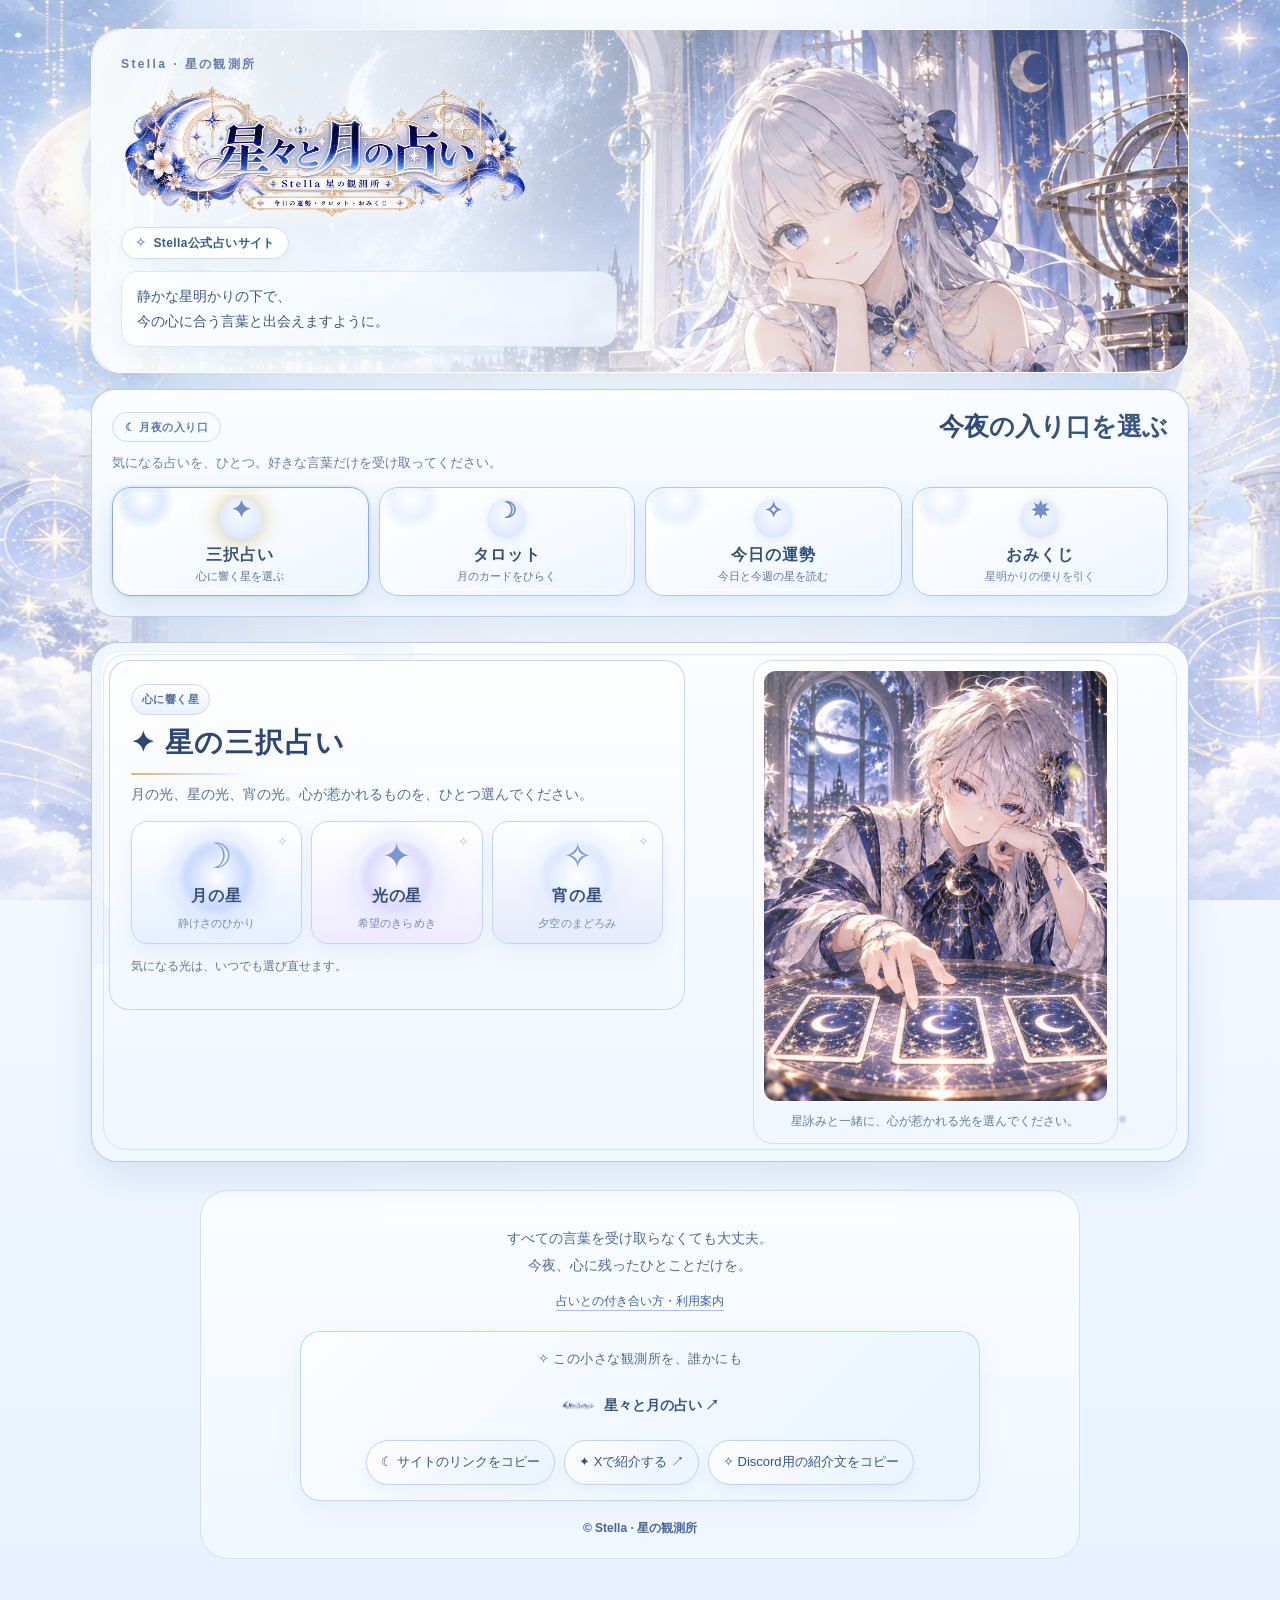
<file: index.html>
<!doctype html>
<html lang="ja">
<head>
<meta charset="utf-8"/>
<meta name="viewport" content="width=device-width,initial-scale=1"/>
<meta name="theme-color" content="#87a8ff"/>
<title>星々と月の占い</title>
<meta name="description" content="白・青・銀の星明かりと月明かりに包まれた、やさしい占いの小さな観測所。今日の運勢、タロット、おみくじを通して、自分の気持ちをそっと見つめるためのStella公式占いサイトです。"/>
<meta property="og:type" content="website"/>
<meta property="og:title" content="星々と月の占い"/>
<meta property="og:description" content="今日の運勢・タロット・おみくじを、白・青・銀の幻想的な世界観で楽しめる占いサイト。Stella公式の小さな観測所から、心に届く言葉をお届けします。"/>
<meta property="og:url" content="https://stella-observatory.github.io/stella-fortune/"/>
<meta property="og:image" content="https://stella-observatory.github.io/stella-fortune/assets/stella-share-girl-20261026.jpg"/>
<meta property="og:image:width" content="1200"/>
<meta property="og:image:height" content="630"/>
<meta property="og:image:type" content="image/jpeg"/>
<meta property="og:image:alt" content="星々と月の占い。銀髪の少女と星空、月の幻想的な共有画像"/>
<meta property="og:site_name" content="星々と月の占い"/>
<meta name="twitter:card" content="summary_large_image"/>
<meta name="twitter:title" content="星々と月の占い"/>
<meta name="twitter:description" content="Stella公式の幻想的な占いサイト。星々と月の導きをイメージした、今日の運勢・タロット・おみくじをやさしい言葉でお届けします。"/>
<meta name="twitter:image" content="https://stella-observatory.github.io/stella-fortune/assets/stella-share-girl-20261026.jpg"/>
<link rel="canonical" href="https://stella-observatory.github.io/stella-fortune/"/>
<link rel="icon" href="favicon.ico" sizes="any"/>
<link rel="icon" type="image/png" sizes="32x32" href="assets/favicon-32.png"/>
<link rel="icon" type="image/png" sizes="16x16" href="assets/favicon-16.png"/>
<link rel="apple-touch-icon" href="assets/apple-touch-icon.png"/>
<style>
:root{
  color-scheme:light;
  --line:#bfd0f4;
  --line-strong:#9eb7ee;
  --text:#28406b;
  --text-soft:#56729e;
  --heading:#1d3660;
  --shadow:0 18px 52px rgba(62,95,168,.16);
}
*{box-sizing:border-box}
html{scroll-behavior:smooth}
body{
  margin:0;
  font-family:'Hiragino Kaku Gothic ProN','Yu Gothic',Meiryo,sans-serif;
  color:var(--text);
  line-height:1.85;
  min-height:100vh;
  background:
    radial-gradient(circle at top left, rgba(210,227,255,.96), transparent 28%),
    radial-gradient(circle at top right, rgba(238,244,255,.96), transparent 22%),
    linear-gradient(180deg,#f3f8ff 0%,#eaf2ff 46%,#f4f9ff 100%);
  position:relative;
}
body::before{
  content:"";
  position:fixed; inset:0;
  background-image:
    radial-gradient(rgba(255,255,255,.95) .8px, transparent 1px),
    radial-gradient(rgba(154,184,255,.16) 1px, transparent 1.3px);
  background-size:46px 48px, 120px 120px;
  background-position:0 0, 20px 15px;
  opacity:.62;
  pointer-events:none;
}
img{max-width:100%;display:block}
button,input{font:inherit}
.container{max-width:1080px;margin:auto;padding:24px 16px 72px;position:relative}
.hero{position:relative; overflow:hidden; border-radius:34px; min-height:470px; border:1px solid rgba(255,255,255,.72); box-shadow:var(--shadow); background:#dbe7ff; margin:8px 0 26px;}
.hero-image{position:absolute;inset:0;width:100%;height:100%;object-fit:cover;object-position:center}
.hero::after{content:""; position:absolute; inset:0; background:linear-gradient(90deg, rgba(246,250,255,.95) 0%, rgba(244,249,255,.85) 34%, rgba(241,248,255,.45) 58%, rgba(240,246,255,.18) 100%);}
.hero-content{position:relative; z-index:1; max-width:580px; padding:38px 26px 34px; min-height:470px; display:flex; flex-direction:column; justify-content:flex-end}
.eyebrow{letter-spacing:.22em; color:#5f84c8; font-size:12px; margin-bottom:8px; font-weight:700}
h1{margin:0 0 12px; font-size:clamp(30px,5vw,50px); line-height:1.2; font-family:serif; font-weight:600; color:var(--heading); text-shadow:0 2px 10px rgba(255,255,255,.45)}
.sub{color:#3f5c8d; font-size:15px; max-width:34em}
.nav{display:grid; grid-template-columns:repeat(4,1fr); gap:10px; margin:20px 0 26px}
.tab{background:linear-gradient(180deg,#fbfdff,#eef5ff); border:1px solid var(--line); border-radius:18px; color:var(--heading); padding:14px 8px; cursor:pointer; font-weight:700; transition:.2s ease; box-shadow:0 6px 18px rgba(109,144,220,.08);}
.tab:hover{transform:translateY(-2px); background:linear-gradient(180deg,#ffffff,#ecf4ff)}
.tab[aria-selected=true]{background:linear-gradient(180deg,#dfeaff,#cfe0ff); border-color:var(--line-strong); box-shadow:0 0 0 2px rgba(132,167,246,.24), 0 10px 28px rgba(93,143,240,.13);}
.tab:focus-visible,.choice:focus-visible,.btn:focus-visible,.cardpick:focus-visible,input:focus-visible{outline:3px solid #8eb0ff; outline-offset:3px}
.panel{display:none; background:linear-gradient(180deg,rgba(251,253,255,.95),rgba(241,247,255,.97)); border:1px solid rgba(180,202,244,.9); border-radius:30px; padding:clamp(18px,4vw,34px); min-height:440px; box-shadow:var(--shadow);}
.panel.active{display:block}
.panel-grid{display:grid; grid-template-columns:minmax(0,1.05fr) minmax(280px,.95fr); gap:24px; align-items:start}
.section-visual{background:linear-gradient(180deg,rgba(255,255,255,.85),rgba(241,247,255,.92)); border:1px solid rgba(184,204,244,.85); border-radius:24px; padding:10px; box-shadow:0 10px 24px rgba(108,146,224,.08);}
.section-visual img{width:100%; aspect-ratio:4/3; object-fit:cover; border-radius:18px; box-shadow:0 14px 36px rgba(95,132,209,.14)}
.visual-caption{color:var(--text-soft); font-size:13px; margin:10px 4px 0}
.section-copy h2{font-size:26px; margin:0 0 8px; color:var(--heading)}
.intro{color:var(--text-soft); margin-bottom:16px}
.choices{display:grid; grid-template-columns:repeat(3,1fr); gap:12px; margin:22px 0 0}
.choice{border:1px solid #c6d7fb; border-radius:20px; min-height:124px; background:linear-gradient(180deg,#fdfefe,#eef5ff); color:var(--heading); cursor:pointer; padding:18px 8px; transition:.2s ease; box-shadow:0 8px 22px rgba(95,132,209,.08);}
.choice:hover,.cardpick:hover{transform:translateY(-4px); border-color:#9dbaf7; box-shadow:0 12px 28px rgba(101,138,214,.16)}
.symbol{display:block; font-size:42px; line-height:1.35; color:#6f96ee}
.btn{border:1px solid #b2c7f8; background:linear-gradient(180deg,#fefeff,#dce9ff); color:#26416e; border-radius:999px; padding:12px 24px; font-weight:700; cursor:pointer; transition:filter .15s, transform .15s, box-shadow .15s; box-shadow:0 8px 18px rgba(110,146,221,.12);}
.btn:hover{filter:brightness(1.02); transform:translateY(-1px); box-shadow:0 12px 24px rgba(110,146,221,.18)}
.result{margin-top:22px; background:linear-gradient(180deg,#fdfefe,#edf5ff); border:1px solid #bfd3fa; border-radius:18px; padding:20px; animation:fade .35s ease; box-shadow:0 10px 22px rgba(110,146,221,.08);}
.result[hidden]{display:none}
.result h3{color:#355694; margin:0 0 8px; font-size:22px}
.result p{white-space:pre-wrap; margin:8px 0; color:var(--text)}
.result .lead{font-weight:700; color:#4468a7}
.hint{color:var(--text-soft); font-size:13px; margin-top:16px}
.cardwrap{text-align:center}
.cardpick{cursor:pointer; border:1px solid #c8d8fb; border-radius:18px; background:linear-gradient(145deg,#f9fbff,#e8f1ff); width:180px; height:240px; margin:12px auto 18px; color:#6b92eb; display:flex; align-items:center; justify-content:center; font-size:72px; box-shadow:0 14px 30px rgba(101,138,214,.14); transition:.2s ease;}
.cardpick span{border:1px solid #c0d3fb; border-radius:12px; display:grid; place-items:center; width:150px; height:210px; background:linear-gradient(180deg,#ffffff,#edf4ff)}
input{width:min(100%,340px); padding:12px 14px; border-radius:12px; border:1px solid #bfd0f4; background:#ffffff; color:var(--heading); box-shadow: inset 0 1px 0 rgba(255,255,255,.6);}
.fortune{font-size:58px; text-align:center; color:#7395eb; margin:16px 0 18px; filter:drop-shadow(0 0 8px rgba(136,174,251,.28))}
.footer{text-align:center; color:#6380ad; font-size:12px; margin-top:38px; padding:0 8px}
.footer strong{color:#45659c}
@keyframes fade{from{opacity:0; transform:translateY(7px)} to{opacity:1; transform:translateY(0)}}
@media(max-width:860px){.hero{min-height:430px} .hero-content{min-height:430px} .panel-grid{grid-template-columns:1fr;}}
@media(max-width:570px){.container{padding:18px 12px 60px} .hero{min-height:390px; border-radius:26px} .hero::after{background:linear-gradient(180deg,rgba(243,248,255,.38) 0%, rgba(241,247,255,.7) 36%, rgba(239,246,255,.96) 100%)} .hero-content{max-width:none; padding:22px 18px 24px; justify-content:flex-end} .nav{grid-template-columns:repeat(2,1fr)} .choices{gap:8px} .choice{min-height:118px} .symbol{font-size:36px}}

/* 星空の世界観を保ちながら、占いへの導線を主役にする */
.site-logo{width:min(100%,440px);margin:0 0 10px;filter:drop-shadow(0 3px 14px rgba(255,255,255,.3));}
.visually-hidden{position:absolute;width:1px;height:1px;overflow:hidden;clip:rect(0 0 0 0);white-space:nowrap;clip-path:inset(50%)}
.hero{min-height:340px;margin-bottom:18px;}
.hero-content{min-height:340px;max-width:540px;justify-content:center;padding:22px 30px;}
.hero::after{background:linear-gradient(90deg,rgba(244,249,255,.96) 0%,rgba(244,249,255,.84) 33%,rgba(244,249,255,.28) 65%,rgba(244,249,255,.08) 100%);}
.hero .sub{margin:0;line-height:1.8;color:#375982;font-size:15px;text-shadow:0 1px 6px #fff;}
.nav{margin:0 0 16px;gap:10px;}
.tab{min-height:56px;}
.panel{scroll-margin-top:10px;}
.footer{padding:14px 0 8px;line-height:1.9;}
.footer p{margin:12px 0;}
.footer-link{color:#4469a8;text-decoration:none;border-bottom:1px solid #a8c0e8;padding-bottom:2px;}
.footer-link:hover{text-decoration:underline;}
@media(max-width:860px){.hero,.hero-content{min-height:320px}}
@media(max-width:570px){
  .hero{min-height:280px;margin-bottom:14px;}
  .hero-content{min-height:280px;padding:18px 18px 20px;max-width:100%;justify-content:flex-end;}
  .hero-image{object-position:58% center;}
  .hero::after{background:linear-gradient(180deg,rgba(238,246,255,.18) 0%,rgba(240,247,255,.67) 43%,rgba(239,247,255,.95) 100%);}
  .site-logo{width:min(100%,300px);margin-bottom:2px;}
  .hero .sub{font-size:13px;}
  .nav{gap:8px;margin-bottom:12px;}
  .tab{min-height:48px;padding:9px 5px;border-radius:13px;font-size:14px;}
  .panel{padding:16px;border-radius:22px;}
  .section-copy h2{font-size:23px;}
}
/* ===== Stella: 月光と星明かりの演出（公開版） ===== */
:root{
 --text:#2b416a;--text-soft:#59739a;--heading:#233d68;
 --line:#bdcfee;--line-strong:#97b4e8;
 --shadow:0 20px 55px rgba(84,113,175,.16);
}
body{
 background:
 radial-gradient(ellipse 52% 22% at 82% 0%,rgba(255,252,226,.93),transparent 85%),
 radial-gradient(ellipse 50% 28% at 4% 16%,rgba(210,229,255,.85),transparent 85%),
 radial-gradient(ellipse 54% 33% at 98% 72%,rgba(219,215,252,.6),transparent 85%),
 linear-gradient(174deg,#eef6ff 0%,#fcfdff 38%,#eaf3ff 78%,#f9fcff 100%);
}
body::before{opacity:.72;background-image:radial-gradient(rgba(255,255,255,.98) 1px,transparent 1.4px),radial-gradient(rgba(119,159,230,.21) 1.1px,transparent 1.6px);background-size:58px 70px,126px 112px;}
.container{max-width:1130px;padding-top:24px}
.hero{
 border:1px solid rgba(255,255,255,.96);
 box-shadow:0 26px 76px rgba(86,126,196,.19),0 0 0 5px rgba(255,255,255,.48);
 background:#eff7ff;
}
.hero::before{
 content:"";position:absolute;inset:0;z-index:1;pointer-events:none;
 background-image:radial-gradient(circle,rgba(255,255,255,.98) 0 2px,rgba(255,255,255,0) 6px),radial-gradient(circle,rgba(253,241,192,.9) 0 1px,transparent 7px),radial-gradient(circle,rgba(255,255,255,.8) 0 2px,transparent 7px);
 background-position:20% 16%,60% 26%,91% 70%;background-size:260px 260px,340px 320px,420px 400px;
 animation:starBreathe 9s ease-in-out infinite alternate;
}
.hero::after{background:linear-gradient(90deg,rgba(249,253,255,.98) 0%,rgba(247,252,255,.88) 32%,rgba(242,250,255,.24) 68%,rgba(238,247,255,.03) 100%)}
.hero-content{z-index:2}
.hero .eyebrow{letter-spacing:.2em;color:#637ba6}
.site-logo{filter:drop-shadow(0 7px 15px rgba(255,255,255,.95))}
.hero .sub{color:#3c5980;max-width:31em}
/* 光の選択盤 */
.nav{gap:13px;margin:0 0 20px;scroll-margin-top:14px}
.tab{
 position:relative;overflow:hidden;min-height:102px;border-radius:24px;
 display:flex;gap:4px;flex-direction:column;align-items:center;justify-content:center;
 padding:12px 10px 11px;
 background:linear-gradient(155deg,rgba(255,255,255,.99),rgba(237,245,255,.94) 59%,rgba(225,239,255,.98));
 border:1px solid #c5d8f3;box-shadow:0 8px 22px rgba(84,129,204,.1),inset 0 1px 0 rgba(255,255,255,.98);
 color:#34507c;isolation:isolate;
}
.tab::before{
 content:"";position:absolute;inset:0;z-index:-1;pointer-events:none;
 background:radial-gradient(ellipse at 50% -18%,rgba(255,252,213,.99),transparent 57%);
 opacity:.75;transition:opacity .25s;
}
.tab::after{content:"";position:absolute;inset:5px;border-radius:19px;pointer-events:none;border:1px solid rgba(255,255,255,.75)}
.tab:hover{transform:translateY(-3px);background:linear-gradient(155deg,#fff,#f1f7ff);box-shadow:0 16px 33px rgba(84,129,204,.19)}
.tab[aria-selected=true]{background:linear-gradient(155deg,#fffdf4,#f7fbff 35%,#e0edff);border-color:#b8cdea;box-shadow:0 0 0 2px rgba(244,215,150,.4),0 14px 34px rgba(92,132,203,.21)}
.tab[aria-selected=true]::before{opacity:1}
.tab[aria-selected=true] .tab-sigil{filter:drop-shadow(0 0 12px rgba(208,178,94,.62));transform:scale(1.07)}
.tab-sigil{font-family:Georgia,'Yu Mincho',serif;font-size:29px;line-height:1.2;color:#7996c6;text-shadow:0 2px 0 white,0 0 18px rgba(184,211,255,.85);transition:transform .2s,filter .2s}
.tab-name{font-size:14px;letter-spacing:.055em;line-height:1.5}
.tab-caption{font-size:10px;font-weight:500;letter-spacing:.07em;color:#7489ae}
/* 星明かりの占い室 */
.panel{
 --accent:#8b9fcf;--tint:#e5edff;position:relative;isolation:isolate;overflow:hidden;
 border:1px solid rgba(176,200,235,.94);border-radius:32px;
 padding:clamp(20px,3.7vw,38px);
 background:radial-gradient(ellipse at 98% 0%,rgba(248,240,203,.46),transparent 37%),
 radial-gradient(ellipse at 0% 100%,var(--tint),transparent 62%),
 linear-gradient(140deg,#fff 0%,#f7fbff 48%,#edf5ff 100%);
 box-shadow:0 19px 58px rgba(84,119,184,.14),inset 0 1px 0 white;
}
.panel::before{
 content:"";position:absolute;pointer-events:none;inset:11px;z-index:-1;
 border:1px solid rgba(179,207,244,.45);border-radius:23px;
 background-image:radial-gradient(circle at 2% 3%,rgba(238,205,124,.76) 0 2px,transparent 5px),radial-gradient(circle at 95% 94%,rgba(167,198,244,.73) 0 2px,transparent 5px);
}
.panel::after{
 content:"";position:absolute;z-index:0;pointer-events:none;width:260px;height:260px;border-radius:50%;
 right:-140px;top:-175px;border:1px solid rgba(171,193,224,.35);
 box-shadow:0 0 0 26px rgba(234,242,253,.15),0 0 0 52px rgba(194,213,238,.12);
}
#three{--accent:#879bd8;--tint:#e6eeff}
#tarot{--accent:#8398cf;--tint:#e9e8ff}
#daily{--accent:#6fadd2;--tint:#e4f7ff}
#omikuji{--accent:#aa9ed5;--tint:#eee9ff}
.panel.active{animation:panelAppear .44s cubic-bezier(.2,.75,.26,1) both}
.panel-grid{position:relative;z-index:1;gap:26px;align-items:center}
.section-copy{min-width:0;padding:5px 3px 4px}
.section-copy h2{font-family:'Yu Mincho','Hiragino Mincho ProN',Georgia,serif;font-weight:600;letter-spacing:.065em;color:#2c4677;font-size:clamp(23px,3vw,29px);margin:0 0 14px}
.section-copy h2::after{content:"";display:block;width:120px;height:2px;margin-top:12px;border-radius:3px;background:linear-gradient(90deg,#d4b576,#d8e5fb 68%,transparent);box-shadow:0 0 12px rgba(215,195,121,.35)}
.intro{font-size:15px;line-height:2.04;color:#587096;max-width:35em;margin-bottom:20px}
/* イラストを魔法の窓として縁取る */
.section-visual{
 position:relative;isolation:isolate;overflow:hidden;padding:10px 10px 12px;
 border:1px solid rgba(205,214,239,.95);border-radius:27px;
 background:linear-gradient(145deg,rgba(255,255,255,.99),#e5efff);
 box-shadow:0 18px 42px rgba(91,123,188,.17),0 0 0 5px rgba(255,255,255,.38);
}
.section-visual::before{
 content:"";position:absolute;inset:0;z-index:2;pointer-events:none;
 background:radial-gradient(circle at 16% 18%,rgba(255,255,255,.96) 0 2px,transparent 9px),radial-gradient(circle at 88% 23%,rgba(254,237,171,.96) 0 2px,transparent 12px),radial-gradient(circle at 65% 83%,rgba(255,255,255,.87) 0 1px,transparent 8px),linear-gradient(126deg,rgba(255,255,255,.28),transparent 37%);
 background-repeat:no-repeat;animation:starBreathe 8s ease-in-out infinite alternate;
}
.section-visual::after{content:"✧";pointer-events:none;position:absolute;z-index:3;right:14px;top:4px;font-family:serif;font-size:30px;color:#fffbd9;text-shadow:0 0 12px #ffeac1,0 0 27px #fff;animation:starBreathe 4s ease-in-out infinite alternate}
.section-visual img{width:100%;aspect-ratio:4/3;object-fit:cover;border-radius:19px;border:1px solid rgba(255,255,255,.96);box-shadow:0 13px 27px rgba(87,122,196,.13);filter:saturate(1.06) brightness(1.045)}
.visual-caption{color:#647fa6;text-align:center;margin:12px 4px 2px;font-size:12px;line-height:1.8}
/* 三つの星の印章 */
.choices{gap:12px;margin:14px 0 0}
.choice{
 --orb:#c1d3ff;position:relative;isolation:isolate;overflow:hidden;
 min-height:170px;padding:19px 6px 16px;border-radius:23px;
 border:1px solid #c5d4ef;
 background:radial-gradient(circle at 50% 24%,rgba(255,255,255,1) 0%,rgba(255,255,255,.88) 23%,transparent 49%),linear-gradient(180deg,#fff,#e6f0ff);
 color:#38527c;box-shadow:0 9px 19px rgba(96,135,193,.1),inset 0 1px 0 white;
 transition:transform .25s,box-shadow .25s,border-color .25s;
}
.choice:nth-child(2){--orb:#d7d6ff;background:radial-gradient(circle at 50% 24%,#fff 0%,rgba(255,255,255,.89) 23%,transparent 49%),linear-gradient(180deg,#fff,#eeebff)}
.choice:nth-child(3){--orb:#d8e5ff;background:radial-gradient(circle at 50% 24%,#fff 0%,rgba(255,255,255,.89) 23%,transparent 49%),linear-gradient(180deg,#fff,#e6eafb)}
.choice::before{content:"";position:absolute;z-index:-1;width:82px;height:82px;left:50%;top:14px;transform:translateX(-50%);border-radius:50%;background:radial-gradient(circle,rgba(255,255,255,.95) 0,var(--orb) 54%,transparent 74%);filter:blur(2px);opacity:.89;box-shadow:0 0 24px var(--orb)}
.choice::after{content:"✧";position:absolute;right:13px;top:8px;font-size:13px;color:#acb9d9}
.choice:hover,.choice[aria-pressed=true]{transform:translateY(-4px);border-color:#b6a8df;box-shadow:0 16px 32px rgba(99,137,205,.18),0 0 0 2px rgba(232,214,167,.35)}
.choice[aria-pressed=true]::before{box-shadow:0 0 35px var(--orb)}
.choice .symbol{display:block;font-family:Georgia,serif;font-size:44px;line-height:1.8;color:#7797d5;text-shadow:0 2px 5px white,0 0 14px white;animation:orbBreathe 5.2s ease-in-out infinite}
.choice:nth-child(2) .symbol{animation-delay:1.2s}
.choice:nth-child(3) .symbol{animation-delay:2.4s}
.choice-name{display:block;font-weight:700;letter-spacing:.05em}
.choice-trace{display:block;font-size:11px;font-weight:400;letter-spacing:.01em;color:#768aaf;margin-top:2px}
/* タロット：本のように開く立体カード */
.cardwrap{position:relative;padding:8px 0 2px}
.cardwrap::before{content:"";position:absolute;z-index:0;pointer-events:none;left:50%;top:12px;transform:translateX(-50%);width:310px;height:280px;border-radius:50%;background:radial-gradient(ellipse,rgba(255,246,201,.57),rgba(192,213,250,.33) 45%,transparent 72%)}
.cardpick{position:relative;z-index:1;padding:0;perspective:900px;width:178px;height:248px;margin:0 auto 18px;display:block;border:0;border-radius:21px;box-shadow:0 18px 35px rgba(80,111,184,.2);background:transparent;transition:transform .25s,box-shadow .25s}
.cardpick:hover{transform:translateY(-5px) rotate(-1deg);box-shadow:0 23px 40px rgba(80,111,184,.25)}
.tarot-card-inner{position:relative;display:block;width:100%;height:100%;transform-style:preserve-3d;transition:transform .9s cubic-bezier(.2,.8,.15,1)}
.cardpick.is-revealed .tarot-card-inner{transform:rotateY(180deg)}
.tarot-face{position:absolute;inset:0;display:flex;flex-direction:column;align-items:center;justify-content:center;gap:10px;backface-visibility:hidden;-webkit-backface-visibility:hidden;border:1px solid #cad4ed;border-radius:20px;overflow:hidden;box-shadow:inset 0 0 0 7px rgba(255,255,255,.8),inset 0 0 0 9px rgba(189,210,240,.72);background:radial-gradient(circle at 50% 28%,#fffdf4,transparent 45%),linear-gradient(145deg,#e6f1ff,#b9cbef 49%,#ecf4ff);color:#637db3}
.tarot-back-moon{font-family:Georgia,serif;font-size:80px;line-height:1;color:#eff8ff;text-shadow:0 0 14px #6d92d0,0 0 3px #4267b7}
.tarot-card-back small{font-size:11px;letter-spacing:.18em;color:#5274ab}
.tarot-card-front{transform:rotateY(180deg);padding:18px;background:radial-gradient(circle at 50% 35%,#fffef3,transparent 58%),linear-gradient(145deg,#fdfbff,#e5ecfc)}
.tarot-front-icon{font-family:Georgia,serif;font-size:40px;color:#bba06a;text-shadow:0 0 10px #fff1c3}
.tarot-front-name{font-family:'Yu Mincho',Georgia,serif;font-weight:700;font-size:23px;color:#3a5083;line-height:1.35}
.tarot-front-orientation{font-size:12px;color:#7c8aa8;letter-spacing:.08em}
.cardwrap .btn{position:relative;z-index:1}
/* くじ箱の月光 */
.oracle-stage{height:158px;width:min(100%,310px);margin:5px auto 15px;position:relative;display:flex;align-items:center;justify-content:center;isolation:isolate}
.oracle-stage::before{content:"";position:absolute;z-index:-1;width:260px;height:132px;border-radius:50%;background:radial-gradient(ellipse,rgba(255,249,218,.96),rgba(205,220,252,.39) 42%,transparent 74%);filter:blur(3px)}
.oracle-stage::after{content:"";position:absolute;z-index:-1;width:200px;height:70px;border-bottom:2px solid rgba(177,190,232,.45);border-radius:50%;bottom:14px}
.oracle-moon{font-family:Georgia,serif;font-size:95px;line-height:1;color:#dce9ff;text-shadow:0 0 10px #88abdd,0 0 35px rgba(152,182,249,.6);animation:moonFloat 6s ease-in-out infinite}
.oracle-star{position:absolute;font-family:serif;font-size:29px;color:#fff9da;text-shadow:0 0 9px #f6d79b,0 0 24px #e5c989;animation:starBreathe 3.7s ease-in-out infinite alternate}
.oracle-star.a{top:5px;left:30%}.oracle-star.b{right:21%;top:42px;font-size:22px;animation-delay:1.1s}.oracle-star.c{left:19%;bottom:28px;font-size:18px;animation-delay:2.1s}
.oracle-stage.is-drawing .oracle-moon{animation:oracleReveal .75s ease-in-out both}
.oracle-stage.is-drawing .oracle-star{animation:oracleTwinkle .75s ease-in-out both}
/* 今日の運勢の月印と入力欄 */
.name-field{padding:16px 17px 18px;background:linear-gradient(135deg,rgba(255,255,255,.91),rgba(232,244,255,.84));border:1px solid #cad9ee;border-radius:20px;margin:8px 0 19px;box-shadow:0 9px 20px rgba(91,127,187,.08)}
.name-field label{display:block;margin-bottom:8px;font-size:13px;font-weight:700;color:#536b92}
.name-field input{width:100%;max-width:none;border:1px solid #bdcfe9;background:#fffdfa;border-radius:13px;box-shadow:inset 0 1px 3px rgba(88,121,174,.08)}
/* 星を授けるボタンと結果のカード */
.btn{position:relative;isolation:isolate;overflow:hidden;min-height:47px;padding:12px 26px;letter-spacing:.035em;border:1px solid #b6cae9;border-radius:999px;background:linear-gradient(135deg,#fffefa,#e8f2ff 65%,#d6e7ff);color:#36517f;box-shadow:0 9px 20px rgba(105,140,205,.15),inset 0 1px 0 white;transition:transform .2s,box-shadow .2s}
.btn::after{content:"";position:absolute;z-index:-1;inset:-10px -50%;background:linear-gradient(105deg,transparent 39%,rgba(255,255,255,.77) 50%,transparent 61%);transform:translateX(-110%);pointer-events:none}
.btn:hover{transform:translateY(-2px);box-shadow:0 14px 26px rgba(105,140,205,.25)}
.btn:hover::after{animation:buttonShimmer .72s ease forwards}
.btn:focus-visible,.choice:focus-visible,.tab:focus-visible,.cardpick:focus-visible,input:focus-visible{outline:3px solid #759de7;outline-offset:3px}
.result{position:relative;overflow:hidden;z-index:2;padding:26px 23px 23px;background:radial-gradient(ellipse at 92% 2%,rgba(251,238,189,.42),transparent 43%),linear-gradient(160deg,#fffefa 0%,#f5f9ff 55%,#edf3ff 100%);border:1px solid #bdcff0;border-radius:23px;box-shadow:0 14px 38px rgba(93,124,191,.15),inset 0 0 0 5px rgba(255,255,255,.66);animation:none}
.result.is-revealing{animation:resultReveal .62s cubic-bezier(.14,.7,.25,1) both}
.result::before{content:"✦";position:absolute;right:16px;top:6px;font-family:Georgia,serif;font-size:32px;color:#d6bb82;text-shadow:0 0 12px #fff2c8;opacity:.79}
.result::after{content:"";display:block;height:1px;width:70%;margin:17px auto 0;background:linear-gradient(90deg,transparent,#c8d9f6,#d8bd8a,transparent)}
.result h3{font-family:'Yu Mincho',Georgia,serif;font-size:clamp(20px,2.5vw,24px);line-height:1.55;margin:0 38px 10px 0;color:#334f84}
.result .lead{color:#455f96;font-weight:700;line-height:1.9}
.result p{font-size:14px;line-height:2;white-space:pre-wrap;margin:10px 0}
.result .hint{padding:13px 14px;border-radius:13px;background:rgba(235,243,255,.65);color:#5c7297;font-size:12px}
.hint{color:#7b8dab;font-size:12px;line-height:1.8}
.footer{color:#617ca1}.footer-link{color:#3f649d}
@keyframes panelAppear{from{opacity:.2;transform:translateY(9px)}to{opacity:1;transform:translateY(0)}}
@keyframes starBreathe{from{opacity:.46}to{opacity:1}}
@keyframes orbBreathe{0%,100%{transform:translateY(0);filter:drop-shadow(0 0 5px #fff)}50%{transform:translateY(-4px);filter:drop-shadow(0 0 17px #fff)}}
@keyframes moonFloat{0%,100%{transform:translateY(2px)}50%{transform:translateY(-5px)}}
@keyframes oracleReveal{0%{transform:translateY(2px) rotate(-6deg);opacity:.6}50%{transform:translateY(-15px) rotate(7deg);opacity:1}100%{transform:translateY(2px) rotate(0deg);opacity:1}}
@keyframes oracleTwinkle{0%,100%{transform:scale(1);opacity:.75}50%{transform:scale(1.6);opacity:1}}
@keyframes buttonShimmer{to{transform:translateX(110%)}}
@keyframes resultReveal{from{opacity:0;transform:translateY(12px) scale(.986);filter:brightness(1.12)}to{opacity:1;transform:translateY(0) scale(1);filter:brightness(1)}}
@media(max-width:860px){.panel-grid{align-items:start}.section-visual{max-width:600px;margin:auto;width:100%}.panel{padding:24px}}
@media(max-width:570px){
 .container{padding:16px 12px 55px}
 .hero{min-height:285px;border-radius:24px;margin-bottom:14px}
 .hero-content{min-height:285px;padding:20px 17px 22px}
 .hero::after{background:linear-gradient(180deg,rgba(244,250,255,.12) 0%,rgba(246,251,255,.48) 37%,rgba(245,251,255,.98) 100%)}
 .nav{gap:9px;margin-bottom:13px}
 .tab{min-height:87px;border-radius:18px;padding:10px 7px}
 .tab::after{inset:4px;border-radius:14px}
 .tab-sigil{font-size:25px}.tab-name{font-size:13px}.tab-caption{font-size:10px}
 .panel{border-radius:23px;padding:19px 15px}
 .panel::before{inset:7px;border-radius:18px}
 .section-copy h2{font-size:23px}.intro{font-size:14px;line-height:1.9}
 .choices{gap:8px}.choice{min-height:143px;border-radius:17px;padding:13px 3px 12px}
 .choice::before{width:70px;height:70px}.choice .symbol{font-size:34px;line-height:1.95}
 .choice-name{font-size:12px}.choice-trace{font-size:10px;letter-spacing:0}
 .section-visual{padding:8px 8px 10px;border-radius:19px}.section-visual img{border-radius:13px}
 .result{padding:21px 17px}.result p{font-size:13px}
 .oracle-stage{height:137px}.oracle-moon{font-size:82px}
}
@media(prefers-reduced-motion:reduce){
 *,*::before,*::after{animation-duration:.01ms!important;animation-iteration-count:1!important;scroll-behavior:auto!important;transition-duration:.01ms!important}
}

 
.result::before{content:'✦　☽　✧';display:block;text-align:center;color:#9bb0d2;letter-spacing:.7em;font-size:19px;margin-bottom:9px;text-shadow:0 0 10px rgba(255,255,255,.8)}
.result::after{content:'✧　星明かりの便り　✧';display:block;text-align:center;color:#7089b6;letter-spacing:.12em;font-size:11px;padding-top:16px;margin-top:16px;border-top:none;background:linear-gradient(90deg,rgba(184,203,236,0),rgba(176,198,235,.85) 18%,rgba(244,248,255,.98) 50%,rgba(196,210,237,.88) 82%,rgba(184,203,236,0)) top/100% 3px no-repeat}
.result-copy{display:block;margin:18px auto 0;border:1px solid #b8cbeb;background:linear-gradient(135deg,#fff,#eaf2ff);border-radius:999px;padding:11px 19px;color:#365586;font:inherit;cursor:pointer}
.result-copy:focus-visible{outline:3px solid #668dd1;outline-offset:3px}
@media(max-width:600px){.result p{font-size:15px;line-height:1.9}.tab-caption,.hint{font-size:13px!important;color:#506c99}}
@media(prefers-reduced-motion:reduce){.is-revealing,.result,.oracle-star{animation:none!important;transition:none!important}html{scroll-behavior:auto}}

/* 公開サイトの共有導線：主役は占い、外部リンクはフッターに小さく */
.site-share{max-width:680px;margin:20px auto 18px;padding:15px 13px;background:linear-gradient(135deg,rgba(255,255,255,.67),rgba(229,242,255,.70));border:1px solid rgba(179,207,245,.8);border-radius:20px;box-shadow:0 9px 26px rgba(74,115,185,.08)}
.site-share-label{margin:0 0 12px!important;font-size:13px;color:#4b6794;letter-spacing:.04em}
.site-share-logo{display:inline-flex;align-items:center;gap:9px;text-decoration:none;color:#335484;font-size:14px;font-weight:700;border-radius:12px;padding:5px 10px}
.site-share-logo img{width:34px;height:34px;object-fit:contain}
.site-share-actions{display:flex;justify-content:center;gap:9px;flex-wrap:wrap;margin:10px auto 0}
.site-share-button{display:inline-flex;align-items:center;justify-content:center;min-height:44px;padding:9px 14px;border-radius:999px;background:linear-gradient(140deg,#fffefd,#e8f2ff);border:1px solid #bfd2ef;color:#345480;font:inherit;font-size:13px;text-decoration:none;cursor:pointer;box-shadow:0 5px 14px rgba(76,111,174,.08)}
.site-share-button:hover,.site-share-logo:hover{background:#f0f7ff;box-shadow:0 7px 18px rgba(76,111,174,.15)}
.site-share-button:focus-visible,.site-share-logo:focus-visible{outline:3px solid #82a7e7;outline-offset:2px}
@media(max-width:570px){.site-share{padding:13px 8px}.site-share-button{font-size:13px;padding:8px 12px}.site-share-actions{gap:7px}}


/* layout refinement: stronger hierarchy and memorable composition */
.hero{min-height:390px;margin-bottom:22px;border-radius:38px;box-shadow:0 22px 56px rgba(59,95,170,.18)}
.hero::before{content:"";position:absolute;inset:0;background:radial-gradient(circle at 78% 16%,rgba(255,245,198,.34),transparent 26%),radial-gradient(circle at 30% 22%,rgba(255,255,255,.32),transparent 22%);pointer-events:none;z-index:0}
.hero-content{max-width:640px;justify-content:flex-end;padding:30px 30px 28px}
.hero-note{margin-top:8px;padding:16px 18px 14px;border-radius:22px;background:linear-gradient(145deg,rgba(255,255,255,.82),rgba(236,245,255,.78));border:1px solid rgba(190,211,244,.92);box-shadow:0 14px 34px rgba(88,121,186,.12), inset 0 1px 0 rgba(255,255,255,.7);backdrop-filter:blur(5px)}
.hero-note .sub{margin:0}
.hero-guidance{margin:10px 0 0;font-size:13px;color:#58719a;letter-spacing:.02em}
.entry-stage{display:grid;grid-template-columns:minmax(280px,.9fr) minmax(0,1.1fr);gap:18px;align-items:stretch;margin:0 0 28px}
.entry-copy,.entry-select{background:linear-gradient(180deg,rgba(251,253,255,.97),rgba(240,247,255,.97));border:1px solid rgba(181,204,243,.95);border-radius:30px;box-shadow:var(--shadow);padding:22px 22px 20px;position:relative;overflow:hidden}
.entry-copy::before,.entry-select::before{content:"";position:absolute;inset:0;background:radial-gradient(circle at 12% 10%,rgba(255,255,255,.55),transparent 20%),radial-gradient(circle at 100% 0%,rgba(232,240,255,.58),transparent 26%);pointer-events:none}
.entry-badge{display:inline-flex;align-items:center;padding:6px 12px;border-radius:999px;background:linear-gradient(180deg,#ffffff,#e6efff);border:1px solid #c7d8f7;color:#5877a9;font-size:11px;font-weight:700;letter-spacing:.12em;text-transform:uppercase}
.entry-badge.soft{background:linear-gradient(180deg,#fffefc,#eef3ff)}
.entry-copy h2{margin:14px 0 8px;font-family:'Yu Mincho',Georgia,serif;font-size:28px;line-height:1.35;color:#27416d}
.entry-copy p,.entry-head p{margin:0;color:#56729e;font-size:14px;line-height:1.9}
.entry-points{list-style:none;padding:0;margin:18px 0 0;display:grid;gap:12px}
.entry-points li{display:grid;gap:2px;padding:14px 15px;border-radius:18px;background:linear-gradient(180deg,#ffffff,#edf4ff);border:1px solid #c6d8f6;box-shadow:0 7px 18px rgba(96,132,197,.08)}
.entry-points strong{font-size:14px;color:#355281}
.entry-points span{font-size:13px;color:#627ba6;line-height:1.7}
.entry-head{display:flex;flex-direction:column;gap:10px;margin-bottom:14px}
.nav{margin:0;grid-template-columns:repeat(2,minmax(0,1fr));gap:14px}
.tab{position:relative;min-height:132px;padding:18px 18px 16px;align-items:flex-start;text-align:left;border-radius:24px;background:linear-gradient(160deg,#ffffff 0%,#edf4ff 72%,#e2ecff 100%);border:1px solid #c2d6f6;box-shadow:0 10px 24px rgba(96,131,196,.1),inset 0 1px 0 rgba(255,255,255,.8)}
.tab::before{content:"";position:absolute;right:-20px;top:-18px;width:84px;height:84px;border-radius:50%;background:radial-gradient(circle,rgba(255,255,255,.95) 0%,rgba(214,228,255,.78) 44%,transparent 72%);opacity:.92}
.tab[aria-selected=true]{background:linear-gradient(155deg,#fffefb 0%,#eff5ff 68%,#e0ebff 100%);border-color:#a7c2f3;box-shadow:0 0 0 2px rgba(132,167,246,.22),0 16px 32px rgba(93,143,240,.16)}
.tab-sigil{display:inline-grid;place-items:center;width:48px;height:48px;margin-bottom:12px;border-radius:50%;font-size:24px;color:#6f8cc8;background:radial-gradient(circle at 50% 38%,#ffffff,#dfeaff 68%,#c9daf8 100%);box-shadow:0 0 0 1px rgba(191,210,243,.95),0 8px 18px rgba(98,129,191,.12)}
.tab-name{font-size:17px;line-height:1.35;margin-bottom:4px}
.tab-caption{font-size:12px;line-height:1.65;color:#6078a1;max-width:14em}
.panel{padding:24px;border-radius:34px;background:linear-gradient(180deg,rgba(251,253,255,.98),rgba(240,247,255,.98));box-shadow:0 20px 50px rgba(71,104,171,.14);margin-top:0}
.panel::after{content:"";display:block;position:absolute;inset:14px;border-radius:26px;border:1px solid rgba(210,224,248,.72);pointer-events:none}
.panel-grid{gap:20px;align-items:stretch}
.section-copy{position:relative;z-index:1;background:linear-gradient(180deg,rgba(255,255,255,.88),rgba(244,249,255,.86));border:1px solid rgba(191,211,243,.92);border-radius:28px;padding:24px 22px 22px;box-shadow:0 12px 28px rgba(88,122,188,.08)}
.section-visual{border-radius:28px;padding:12px;background:linear-gradient(180deg,rgba(255,255,255,.9),rgba(241,247,255,.92));box-shadow:0 12px 28px rgba(88,122,188,.08)}
.section-visual img{border-radius:20px}
.panel-meta{display:inline-flex;align-items:center;padding:6px 12px;border-radius:999px;margin-bottom:12px;background:linear-gradient(180deg,#ffffff,#e9f1ff);border:1px solid #cad9f5;color:#5f7eae;font-size:11px;font-weight:700;letter-spacing:.13em;text-transform:uppercase}
.section-copy h2{margin-bottom:10px;font-family:'Yu Mincho',Georgia,serif;font-size:29px;line-height:1.35}
.intro{font-size:14px;line-height:1.9;margin-bottom:18px}
.result{margin-top:18px}
.footer{margin-top:28px;padding:0;border:0;background:none}
.footer-card{max-width:880px;margin:0 auto;padding:22px 18px 18px;border-radius:28px;background:linear-gradient(180deg,rgba(251,253,255,.95),rgba(240,247,255,.97));border:1px solid rgba(181,204,243,.95);box-shadow:var(--shadow)}
.footer-lead{margin-top:0;font-size:14px;color:#4f6994;line-height:1.9}
.site-share{margin:18px auto 16px}
@media(max-width:860px){
  .entry-stage{grid-template-columns:1fr}
  .hero{min-height:340px}
  .hero-content{min-height:340px}
}
@media(max-width:570px){
  .hero{min-height:300px;border-radius:26px}
  .hero-content{padding:22px 18px 20px;min-height:300px}
  .hero-note{padding:14px 14px 12px;border-radius:18px}
  .entry-copy,.entry-select{padding:18px 16px;border-radius:24px}
  .entry-copy h2{font-size:24px}
  .nav{grid-template-columns:1fr 1fr;gap:10px}
  .tab{min-height:118px;padding:14px 13px 12px;border-radius:20px}
  .tab-sigil{width:42px;height:42px;font-size:22px;margin-bottom:10px}
  .tab-name{font-size:14px}
  .tab-caption{font-size:11px;line-height:1.5}
  .panel{padding:16px;border-radius:25px}
  .panel::after{inset:8px;border-radius:19px}
  .section-copy,.section-visual{border-radius:22px;padding:18px 16px}
  .section-copy h2{font-size:24px}
  .footer-card{padding:18px 13px 16px;border-radius:22px}
}


.result-figure{margin:0 0 16px;border-radius:24px;overflow:hidden;background:linear-gradient(180deg,rgba(255,255,255,.9),rgba(238,246,255,.95));border:1px solid rgba(191,211,243,.95);box-shadow:0 12px 28px rgba(86,120,185,.1)}
.result-figure img{display:block;width:100%;height:auto}
.result-figure figcaption{padding:10px 14px 12px;font-size:12px;line-height:1.7;color:#5c78a8;background:linear-gradient(180deg,rgba(255,255,255,.78),rgba(240,247,255,.92))}
.result-figure.is-card{max-width:320px;margin:0 auto 18px}
.result-figure.is-overview{max-width:420px;margin:0 auto 18px}
#omikuji .section-visual img,#tarot .section-visual img{border:1px solid rgba(196,214,243,.85);box-shadow:0 8px 24px rgba(84,119,186,.08)}
#tab-omikuji .tab-caption{color:#6680ad}
#omikuji .panel-meta,#omikuji .btn{filter:saturate(1.02)}


/* 絵札の間への入口は、操作の邪魔をしない静かな案内に */
.omikuji-gallery-entry{margin:14px 0 0;text-align:center;font-size:13px;line-height:1.9}
.omikuji-gallery-entry a{color:#3b5b91;text-decoration:none;border-bottom:1px solid #afc5e9;padding:8px 4px;display:inline-block}
.omikuji-gallery-entry a:hover{color:#244879;border-bottom-color:#6d90cd}
.omikuji-gallery-entry a:focus-visible{outline:3px solid #719ad9;outline-offset:3px;border-radius:4px}


/* 一枚ずつ届く星詠みの絵札 */
.result-figure.is-tarot-card{max-width:242px;margin:0 auto 17px;padding:8px;border:1px solid #c8d9f3;border-radius:17px;background:linear-gradient(165deg,#fffefc,#e8f2ff);box-shadow:0 14px 32px rgba(54,91,156,.14),inset 0 0 0 3px rgba(255,255,255,.78)}
.result-figure.is-tarot-card img{aspect-ratio:3 / 5;object-fit:contain;width:100%;height:auto;border-radius:10px;background:#f8fbff}
.result-figure.is-tarot-card figcaption{padding:8px 6px 4px;text-align:center;background:transparent;color:#42628d;font-size:12px;letter-spacing:.04em}
.weekly-draw{position:relative;isolation:isolate;margin:26px 0 0;padding:22px 18px;border:1px solid #c7d8f1;border-radius:24px;background:radial-gradient(circle at 88% 0%,rgba(235,244,255,.85),transparent 58%),linear-gradient(160deg,#fff,#edf5ff);box-shadow:0 10px 26px rgba(71,107,179,.09)}
.weekly-draw::before{content:'☾';position:absolute;right:20px;top:10px;color:#8faad0;font:30px Georgia,serif;opacity:.72;pointer-events:none}
.weekly-draw h3{position:relative;margin:0 26px 7px 0;font-family:'Yu Mincho',serif;font-size:21px;color:#2d4978}
.weekly-draw p{position:relative;margin:0 0 14px;color:#5b759f;font-size:13px;line-height:1.8}
.weekly-draw .btn{position:relative;z-index:1}
.weekly-draw .result{margin-top:16px}
.weekly-draw .result p{font-size:14px;line-height:1.9;color:#304b77}
@media(max-width:570px){.weekly-draw{padding:18px 13px;border-radius:19px}.result-figure.is-tarot-card{max-width:225px}}


/* ── Stella：結果を静かに受け取るための余白と文字組み ── */
:root{--fortune-ink:#294670;--fortune-muted:#4f6b94;--fortune-line:#c4d6ed;--fortune-white:#ffffff}
.result{
  margin:20px 0 16px;
  padding:23px clamp(17px,2.4vw,27px) 22px;
  border:1px solid var(--fortune-line);
  border-radius:24px;
  background:linear-gradient(164deg,rgba(255,255,255,.98) 0%,#f5f9ff 57%,#ecf4ff 100%);
  box-shadow:0 12px 30px rgba(63,97,156,.11),inset 0 0 0 4px rgba(255,255,255,.6);
  scroll-margin-top:18px;
}
.result::before{
  content:'✧　☾　✧';
  position:static;display:block;top:auto;right:auto;
  margin:0 auto 13px;
  color:#9bafd1;
  font-size:16px;letter-spacing:.18em;text-align:center;line-height:1.4;
  text-shadow:0 0 12px rgba(255,255,255,.8);opacity:1;
}
.result::after{
  content:'✧　星明かりの便り　✧';
  display:block;position:static;
  width:100%;height:auto;margin:21px auto 0;padding:17px 0 0;
  text-align:center;letter-spacing:.1em;font-size:12px;line-height:1.6;
  color:#6884ad;border:0;
  background:linear-gradient(90deg,transparent 0%,#d7e5f6 17%,#a8c3e3 48%,#d7e5f6 83%,transparent 100%) top/100% 1px no-repeat;
  box-shadow:none;
}
.result h3{
  margin:0 0 12px;
  padding:0;text-align:center;
  color:var(--fortune-ink);
  font-family:'Yu Mincho','Hiragino Mincho ProN',serif;
  font-weight:600;font-size:clamp(19px,2vw,23px);
  line-height:1.65;letter-spacing:.025em;
  overflow-wrap:anywhere;
}
.result p,.weekly-draw .result p{
  font-size:15px;line-height:1.98;
  margin:12px 0;color:#334e75;
  overflow-wrap:anywhere;
}
.result .lead,.weekly-draw .result .lead{
  margin:0 0 13px;
  text-align:center;color:#385986;
  font-weight:650;font-size:16px;line-height:1.9;
}
.result .hint,.weekly-draw .result .hint{
  margin:17px 0 0;padding:13px 15px;
  font-size:13px;line-height:1.8;
  color:var(--fortune-muted);
  border:1px solid #dbe6f5;
  border-radius:13px;
  background:rgba(244,249,255,.8);
}
.result-figure,
.result-figure.is-tarot-card,
.result-figure.is-card{
  margin:0 auto 19px;max-width:220px;
  padding:7px;
  border-radius:18px;
  border:1px solid #c5d6ee;
  background:linear-gradient(150deg,#fff,#edf5ff);
  box-shadow:0 9px 22px rgba(63,97,156,.12),inset 0 0 0 2px rgba(255,255,255,.84);
}
.result-figure img,
.result-figure.is-tarot-card img{
  display:block;width:100%;height:auto;
  border-radius:11px;
  object-fit:contain;
  background:#f9fbff;
}
.result-figure figcaption,
.result-figure.is-tarot-card figcaption{
  margin:0;padding:9px 5px 4px;
  background:transparent;text-align:center;
  color:#526f9c;font-size:12px;line-height:1.6;
  letter-spacing:0;
}
.result-copy{
  display:flex;align-items:center;justify-content:center;
  margin:21px auto 0;padding:11px 21px;
  min-height:45px;max-width:100%;
  border-radius:999px;
  border:1px solid #bbcfe9;
  background:linear-gradient(150deg,#fff,#ebf4ff);
  color:#32527f;font-size:14px;line-height:1.5;
  font-weight:500;letter-spacing:.02em;
  box-shadow:0 6px 14px rgba(91,120,180,.08);
  cursor:pointer;
}
.result-copy:hover{background:#f2f8ff;border-color:#98b6db}
.result-copy:focus-visible{outline:3px solid #88a7d3;outline-offset:3px}
.weekly-draw .result{padding:21px 18px 20px;margin-top:18px}
.weekly-draw .result h3{font-size:20px}
@media(max-width:570px){
  .result,.weekly-draw .result{
    margin-top:17px;padding:19px 15px 18px;
    border-radius:19px;
  }
  .result::before{font-size:14px;margin-bottom:10px}
  .result::after{font-size:11px;margin-top:18px;padding-top:15px}
  .result h3,.weekly-draw .result h3{font-size:19px;line-height:1.6;margin-bottom:10px}
  .result p,.weekly-draw .result p{font-size:15px;line-height:1.93;margin:10px 0}
  .result .lead,.weekly-draw .result .lead{font-size:15.5px;line-height:1.86;margin:0 0 11px}
  .result .hint,.weekly-draw .result .hint{font-size:13px;line-height:1.77;padding:12px 12px;margin-top:14px}
  .result-figure,.result-figure.is-tarot-card,.result-figure.is-card{max-width:193px;margin-bottom:16px;padding:6px;border-radius:16px}
  .result-figure figcaption,.result-figure.is-tarot-card figcaption{font-size:12px;padding-top:7px}
  .result-copy{width:100%;font-size:14px;margin-top:17px}
  .weekly-draw{padding:17px 13px;border-radius:20px}
  .weekly-draw h3{font-size:19px}
}


/* Stella公式表記：ブランド名は控えめに、占い体験を主役に */
.site-official{
  display:inline-flex;align-items:center;align-self:flex-start;gap:7px;
  margin:1px 0 11px;padding:5px 13px;
  border:1px solid rgba(168,191,224,.78);border-radius:999px;
  background:rgba(250,253,255,.87);
  box-shadow:0 4px 12px rgba(83,115,174,.055);
  color:#385c88;font-size:12px;font-weight:600;line-height:1.55;
  letter-spacing:.035em;backdrop-filter:blur(4px);
}
.site-official span{color:#839dc4;font-size:13px}
.entry-badge,.panel-meta{
  font-family:'Hiragino Kaku Gothic ProN','Yu Gothic',Meiryo,sans-serif;
  font-weight:600;text-transform:none;letter-spacing:.055em;
  color:#5473a1;
}
.entry-badge{font-size:11px}
.panel-meta{font-size:11px}
@media(max-width:570px){
  .site-official{font-size:11px;padding:5px 11px;margin-bottom:9px}
  .entry-badge,.panel-meta{letter-spacing:.02em;font-size:11px}
}


/* 2026 Stella 観測所：機能はそのまま、月白・銀青・星夜の青に整える */
:root{--st-white:#fbfdff;--st-blue:#eaf2fc;--st-silver:#bacde6;--st-ink:#29466f;--st-muted:#527097;}
.hero{min-height:315px;margin:5px 0 16px;border-radius:30px;box-shadow:0 13px 32px rgba(57,95,150,.12)}
.hero-content{min-height:315px;max-width:580px;padding:24px 29px;justify-content:flex-end}
.hero::before{background:radial-gradient(circle at 78% 17%,rgba(255,255,255,.23),transparent 29%)}
.hero-note{padding:11px 15px 10px;border:1px solid #dbe7f5;border-radius:17px;max-width:440px;box-shadow:0 6px 18px rgba(72,109,158,.075)}
.hero-note .sub{font-size:14px;line-height:1.75}
.site-logo{width:min(100%,390px)}
.site-official{background:rgba(255,255,255,.88);border-color:#cedef0}
.entry-stage{display:block;margin:0 0 18px}
.entry-select{padding:18px 20px 20px;background:linear-gradient(180deg,#fbfdff,#f1f7ff);border-radius:24px;box-shadow:0 8px 24px rgba(61,95,149,.09)}
.entry-select::before{opacity:.2}
.entry-head{display:flex;align-items:center;justify-content:space-between;gap:7px 18px;flex-direction:row;flex-wrap:wrap;margin:0 0 14px}
.entry-head h2{font:600 clamp(20px,2.4vw,25px)/1.5 'Yu Mincho','Hiragino Mincho ProN',serif;color:#2c4874;margin:0}
.entry-head p{font-size:13px;flex-basis:100%;line-height:1.55;color:#6078a0}
.entry-badge{padding:4px 12px;font-size:11px;letter-spacing:.05em;background:#f7fbff}
.nav{display:grid;grid-template-columns:repeat(4,minmax(0,1fr));gap:10px;margin:0}
.tab{min-height:109px;padding:13px 12px;align-items:center;text-align:center;border-radius:19px;box-shadow:0 5px 15px rgba(76,108,159,.08);background:linear-gradient(155deg,#fff,#edf5ff)}
.tab::before{width:61px;height:61px;right:-20px;top:-19px;opacity:.6}
.tab-sigil{width:39px;height:39px;font-size:22px;margin:0 auto 8px;box-shadow:0 3px 9px rgba(81,115,169,.1)}
.tab-name{font-size:16px;color:#34517b;margin:0 0 3px}
.tab-caption{font-size:11px;line-height:1.5;max-width:none;letter-spacing:0;color:#5b749c}
.tab[aria-selected=true]{border-color:#9ebadf;background:linear-gradient(155deg,#fff,#eaf3ff);box-shadow:0 0 0 2px rgba(148,179,224,.17),0 8px 20px rgba(74,107,156,.12)}
.panel{padding:17px;border-radius:26px;min-height:0;margin:0;box-shadow:0 12px 33px rgba(70,103,155,.10)}
.panel::after{inset:8px;border-radius:19px;border-color:rgba(217,230,248,.52)}
.panel-grid{grid-template-columns:minmax(0,1.1fr) minmax(245px,.9fr);gap:15px;align-items:start}
.section-copy{padding:22px 21px 20px;border-radius:20px;box-shadow:none}
.section-copy h2{font-size:clamp(23px,2.4vw,28px);margin-bottom:7px}
.panel-meta{padding:4px 10px;margin-bottom:9px;letter-spacing:.045em}
.intro{margin:0 0 14px;font-size:14px;line-height:1.78;color:#526f95}
.section-visual{padding:9px;border-radius:20px;box-shadow:none;border:1px solid #cdddf1}
.section-visual::after{content:none}
.section-visual img{aspect-ratio:4/3;object-fit:cover;object-position:50% 32%;border-radius:13px;box-shadow:none}
.visual-caption{text-align:center;margin:9px 4px 3px;line-height:1.7;font-size:12px;color:#5e7a9f}
.choices{gap:9px;margin:14px 0 0}
.choice{min-height:104px;border-radius:17px;padding:10px 5px}
.choice .symbol{font-size:35px;line-height:1.4}
.cardwrap{margin:6px auto 0}
.cardpick{margin:8px auto 12px}
.weekly-draw{margin-top:18px;padding:17px;border-radius:20px}
.oracle-stage{transform:scale(.84);transform-origin:center;margin:0 auto -12px}
.result{margin:16px 0 11px;padding:19px clamp(16px,2.2vw,24px) 18px;border:1px solid #c4d6eb;border-radius:21px;background:linear-gradient(165deg,#fff,#f3f8ff 88%);box-shadow:0 9px 23px rgba(64,95,142,.1);animation:fade .35s ease;scroll-margin-top:13px}
.result::before,.result::after{content:none!important;display:none!important}
.letter-mark{text-align:center;color:#7089b0;font-size:12px;font-family:'Yu Mincho',serif;letter-spacing:.12em;padding-bottom:11px;margin-bottom:14px;border-bottom:1px solid #d9e6f4}
.result-figure,.result-figure.is-tarot-card,.result-figure.is-card{max-width:180px;padding:5px;border:1px solid #c7d9ee;background:#f8fbff;border-radius:13px;margin:0 auto 14px;box-shadow:0 6px 15px rgba(54,90,143,.09)}
.result-figure img,.result-figure.is-tarot-card img{width:100%;height:auto;aspect-ratio:364/526;object-fit:cover;border-radius:9px;background:#e8f1fb}
.result-figure.is-card img{aspect-ratio:auto;object-fit:contain}
.result-figure figcaption{display:none}
.result h3,.weekly-draw .result h3{font-size:clamp(19px,2vw,22px);color:#28466f;line-height:1.55;margin:0 0 10px}
.result p,.weekly-draw .result p{font-size:15px;line-height:1.87;margin:10px 0;color:#354f73}
.result .lead,.weekly-draw .result .lead{font-size:15.5px;line-height:1.77;margin:0 0 12px;color:#3f618b}
.result .hint,.weekly-draw .result .hint{margin-top:12px;padding:10px 12px;font-size:12.5px;line-height:1.7;border:1px solid #dce7f5;background:rgba(245,249,255,.92)}
.result-copy{min-height:44px;margin:16px auto 0;font-size:13.5px;background:linear-gradient(150deg,#fff,#edf6ff);box-shadow:none}
.omikuji-gallery-entry{margin:11px 0 0}
.hint{margin-top:12px;line-height:1.7;color:#5e7697}
.footer-card{box-shadow:none;border-color:#d1dff0}
@media(max-width:860px){.panel-grid{grid-template-columns:1fr}.section-visual{display:flex;align-items:center;gap:12px}.section-visual img{width:113px;height:113px;aspect-ratio:1;object-position:50% 29%}.section-visual .visual-caption{font-size:12px;text-align:left;flex:1}.hero,.hero-content{min-height:285px}}
@media(max-width:570px){
 .container{padding:12px 11px 42px}
 .hero{min-height:235px;margin:0 0 12px;border-radius:22px}
 .hero-content{min-height:235px;max-width:100%;padding:15px 16px 14px;justify-content:flex-end}
 .hero-image{object-position:65% center}
 .hero::after{background:linear-gradient(180deg,rgba(244,250,255,.08) 0%,rgba(240,247,255,.59) 50%,rgba(241,248,255,.94) 100%)}
 .site-logo{width:min(100%,275px);margin-bottom:0}
 .eyebrow{font-size:10px;margin-bottom:2px}
 .site-official{font-size:10px;padding:3px 9px;margin:0 0 7px}
 .hero-note{margin-top:3px;padding:8px 10px}
 .hero-note .sub{font-size:12.5px;line-height:1.55}
 .entry-stage{margin:0 0 12px}
 .entry-select{padding:13px 12px;border-radius:19px}
 .entry-head{gap:4px 10px;margin-bottom:10px}
 .entry-head h2{font-size:21px}
 .entry-head p{font-size:12px;line-height:1.5}
 .entry-badge{font-size:10px;padding:2px 10px}
 .nav{grid-template-columns:repeat(2,minmax(0,1fr));gap:8px}
 .tab{min-height:86px;padding:10px 8px;border-radius:16px}
 .tab-sigil{width:30px;height:30px;font-size:18px;margin-bottom:5px}
 .tab-name{font-size:14px}
 .tab-caption{font-size:10.5px!important;line-height:1.4}
 .panel{padding:10px;border-radius:19px}
 .panel::after{inset:5px;border-radius:14px}
 .section-copy{padding:17px 13px;border-radius:15px}
 .section-copy h2{font-size:23px}
 .intro{font-size:13px;line-height:1.7;margin-bottom:10px}
 .section-visual{order:-1;margin:0 0 1px;padding:6px 9px;gap:9px;border-radius:15px}
 .section-visual img{width:70px;height:70px;border-radius:10px;object-position:50% 28%}
 .visual-caption{font-size:11px!important;line-height:1.55!important}
 .result,.weekly-draw .result{margin:14px 0 10px;padding:16px 12px;border-radius:16px}
 .letter-mark{font-size:11px;margin-bottom:11px;padding-bottom:8px}
 .result-figure,.result-figure.is-tarot-card,.result-figure.is-card{max-width:160px;margin-bottom:12px;padding:4px}
 .result h3,.weekly-draw .result h3{font-size:19px;line-height:1.48;margin-bottom:7px}
 .result p,.weekly-draw .result p{font-size:14px;line-height:1.78;margin:8px 0}
 .result .lead,.weekly-draw .result .lead{font-size:14.5px;line-height:1.7;margin-bottom:7px}
 .result .hint,.weekly-draw .result .hint{padding:9px 10px;font-size:12.5px}
 .result-copy{width:100%;min-height:44px;font-size:13px;padding:10px 12px}
 .cardpick{margin:5px auto 10px}
 .weekly-draw{padding:14px 10px;border-radius:15px}
 .footer-card{padding:13px 10px}
}
@media(prefers-reduced-motion:reduce){.tab,.choice,.btn,.cardpick,.result{animation:none!important;transition:none!important}html{scroll-behavior:auto!important}}


/* タロットの入り口は小さく、結果の言葉を主役にする */
@media(max-width:570px){
 .cardwrap{padding-top:2px}
 .cardwrap::before{width:195px;height:185px;top:0}
 .cardpick{width:142px;height:190px;border-radius:17px}
 .tarot-face{border-radius:17px}
 .tarot-back-moon{font-size:57px}
 .tarot-front-icon{font-size:30px}
 .tarot-front-name{font-size:18px}
 .cardwrap .btn{min-height:45px}
 .oracle-stage{height:116px;transform:scale(.78);margin:0 auto 2px}
 .oracle-moon{font-size:77px}
}


/* 四種類の占いイラストの表示比率を以前の縦長(4:5)に統一。 */
@media (min-width:861px) {
  #three .section-visual img,
  #tarot .section-visual img,
  #daily .section-visual img,
  #omikuji .section-visual img {
    width:100%;
    height:auto;
    aspect-ratio:4 / 5;
    object-fit:cover;
    object-position:center;
  }
}
/* モバイルでは以前どおり、すべて同じ正方形サムネイルに揃える。 */
@media (max-width:860px) and (min-width:571px) {
  #three .section-visual img,#tarot .section-visual img,
  #daily .section-visual img,#omikuji .section-visual img {
    width:113px;height:113px;aspect-ratio:1 / 1;object-fit:cover;
  }
}
@media (max-width:570px) {
  #three .section-visual img,#tarot .section-visual img,
  #daily .section-visual img,#omikuji .section-visual img {
    width:70px;height:70px;aspect-ratio:1 / 1;object-fit:cover;
  }
}


/* Stella 最終調整：画像の美しさを保ったまま、画面の視覚的バランスを揃える */
.site-logo {
  display:block;
  width:min(100%,410px);
  height:auto;
  object-fit:contain;
  filter:drop-shadow(0 3px 8px rgba(255,255,255,.55));
}
.hero-content { max-width:600px; }
@media(min-width:861px) {
  .panel-grid {
    grid-template-columns:minmax(0,1.1fr) minmax(245px,.9fr);
    align-items:start;
  }
  #three .section-visual, #tarot .section-visual,
  #daily .section-visual, #omikuji .section-visual {
    justify-self:center;
    align-self:start;
    width:100%;
    max-width:365px;
    margin:0 auto;
  }
  #three .section-visual img, #tarot .section-visual img,
  #daily .section-visual img, #omikuji .section-visual img {
    display:block;
    width:100%;
    height:auto;
    aspect-ratio:4/5;
    object-fit:cover;
    object-position:center;
    filter:none;
  }
}
@media (max-width:860px) {
  .site-logo { width:min(100%,390px); }
  #three .section-visual img, #tarot .section-visual img,
  #daily .section-visual img, #omikuji .section-visual img {
    flex:0 0 auto;
    object-fit:contain;
    object-position:center;
    background:#eff5ff;
    filter:none;
  }
}
@media (max-width:570px) {
  .site-logo { width:min(100%,289px); }
  .hero-content { padding-bottom:16px; }
  #three .section-visual img, #tarot .section-visual img,
  #daily .section-visual img, #omikuji .section-visual img {
    width:70px;
    height:70px;
    aspect-ratio:1;
    object-fit:contain;
    object-position:center;
    background:#eff5ff;
  }
}


/* おみくじ専用：原画の横長比率を維持し、左右を切り抜かない。 */
#omikuji 

</style>
<link rel="stylesheet" href="assets/stella-polish.css?v=20261026"/>
</head>
<body>
<main class="container">
  <header class="hero hero-home">
    <img class="hero-image" src="assets/hero.jpg" width="1450" height="816" alt="月夜の観測所でやさしく微笑む、白銀の髪の星詠みの少女" fetchpriority="high" decoding="async"/>
    <div class="hero-content">
      <div class="eyebrow">Stella · 星の観測所</div>
      <img class="site-logo" src="assets/logo.webp" width="1600" height="533" alt="星々と月の占い"/>
      <h1 class="visually-hidden">星々と月の占い</h1>
      <p class="site-official"><span aria-hidden="true">✧</span> Stella公式占いサイト</p>
      <div class="hero-note"><p class="sub">静かな星明かりの下で、<br/>今の心に合う言葉と出会えますように。</p></div>
    </div>
  </header>

  <section class="entry-stage" aria-labelledby="entry-title">
    <div class="entry-select">
      <div class="entry-head">
        <span class="entry-badge">☾ 月夜の入り口</span>
        <h2 id="entry-title">今夜の入り口を選ぶ</h2>
        <p>気になる占いを、ひとつ。好きな言葉だけを受け取ってください。</p>
      </div>
      <nav class="nav" role="tablist" aria-label="占いを選ぶ">
    <button class="tab" id="tab-three" role="tab" aria-controls="three" data-tab="three" aria-selected="true" tabindex="0"><span class="tab-sigil" aria-hidden="true">✦</span><span class="tab-name">三択占い</span><span class="tab-caption">心に響く星を選ぶ</span></button>
    <button class="tab" id="tab-tarot" role="tab" aria-controls="tarot" data-tab="tarot" aria-selected="false" tabindex="-1"><span class="tab-sigil" aria-hidden="true">☽</span><span class="tab-name">タロット</span><span class="tab-caption">月のカードをひらく</span></button>
    <button class="tab" id="tab-daily" role="tab" aria-controls="daily" data-tab="daily" aria-selected="false" tabindex="-1"><span class="tab-sigil" aria-hidden="true">✧</span><span class="tab-name">今日の運勢</span><span class="tab-caption">今日と今週の星を読む</span></button>
    <button class="tab" id="tab-omikuji" role="tab" aria-controls="omikuji" data-tab="omikuji" aria-selected="false" tabindex="-1"><span class="tab-sigil" aria-hidden="true">✵</span><span class="tab-name">おみくじ</span><span class="tab-caption">星明かりの便りを引く</span></button>
  </nav>
    </div>
  </section>

  <section id="three" aria-labelledby="tab-three" role="tabpanel" class="panel active">
    <div class="panel-grid">
      <div class="section-copy">
        <span class="panel-meta">心に響く星</span><h2>✦ 星の三択占い</h2>
        <p class="intro">月の光、星の光、宵の光。心が惹かれるものを、ひとつ選んでください。</p>
        <div class="choices">
          <button class="choice" data-star="0" aria-pressed="false"><span class="symbol" aria-hidden="true">☽</span><span class="choice-name">月の星</span><span class="choice-trace">静けさのひかり</span></button>
          <button class="choice" data-star="1" aria-pressed="false"><span class="symbol" aria-hidden="true">✦</span><span class="choice-name">光の星</span><span class="choice-trace">希望のきらめき</span></button>
          <button class="choice" data-star="2" aria-pressed="false"><span class="symbol" aria-hidden="true">✧</span><span class="choice-name">宵の星</span><span class="choice-trace">夕空のまどろみ</span></button>
        </div>
        <div id="threeResult" class="result" hidden aria-live="polite"></div>
        <p class="hint">気になる光は、いつでも選び直せます。</p>
      </div>
      <aside class="section-visual">
        <img src="assets/three.jpg" width="960" height="1200" alt="三枚のカードを展開して占う星詠みの少年" loading="lazy" decoding="async"/>
        <p class="visual-caption">星詠みと一緒に、心が惹かれる光を選んでください。</p>
      </aside>
    </div>
  </section>

  <section id="tarot" aria-labelledby="tab-tarot" role="tabpanel" class="panel">
    <div class="panel-grid">
      <div class="section-copy">
        <span class="panel-meta">月に導かれる一枚</span><h2>☾ タロット1枚引き</h2>
        <p class="intro">心に浮かぶ問いを、大切にしてみてください。カードが映す言葉を、今のあなたに合う形で受け取れます。</p>
        <div class="cardwrap">
          <button class="cardpick" id="tarotButton" aria-label="タロットカードを1枚引く"><span class="tarot-card-inner"><span class="tarot-face tarot-card-back"><span class="tarot-back-moon" aria-hidden="true">☾</span><small>✦ STELLA ✦</small></span><span class="tarot-face tarot-card-front"><span class="tarot-front-icon" aria-hidden="true">✧</span><span class="tarot-front-name" id="tarotFaceName">星のカード</span><span class="tarot-front-orientation" id="tarotFacePosition"></span></span></span></button>
          <button class="btn" id="tarotAgain">カードを引く</button>
        </div>
        <div id="tarotResult" class="result" hidden aria-live="polite"></div>
        <p class="hint">心に残る言葉だけを、そっと持ち帰ってください。</p>
        <p class="omikuji-gallery-entry"><a href="tarot-gallery.html">✧ タロットの絵札を眺める <span aria-hidden="true">→</span></a></p>
      </div>
      <aside class="section-visual">
        <img src="assets/tarot.jpg" width="960" height="1200" alt="宙に浮かぶタロットカードに囲まれた、銀髪で青い瞳の星詠みの少女" loading="lazy" decoding="async"/>
        <p class="visual-caption">星詠みが手渡す一枚に、そっと耳を傾けて。</p>
      </aside>
    </div>
  </section>

  <section id="daily" aria-labelledby="tab-daily" role="tabpanel" class="panel">
    <div class="panel-grid">
      <div class="section-copy">
        <span class="panel-meta">今日と今週の星便り</span><h2>✧ 今日の運勢</h2>
        <p class="intro">星の本をそっと開くように。今日と今週のあなたに、寄り添う言葉をお届けします。</p>
        <div class="name-field"><label for="nickname">お名前・ニックネーム（入力は任意）</label><input id="nickname" maxlength="30" autocomplete="nickname" placeholder="例：星の旅人"/></div>
        <button class="btn" id="dailyButton">今日の運勢を見る</button>
        <div id="dailyResult" class="result" hidden aria-live="polite"></div>
        <p class="hint">入力したお名前は、サイトの外へ送信されません。</p>
        <section class="weekly-draw" aria-labelledby="weeklyTitle">
          <h3 id="weeklyTitle">☾ 今週の一枚</h3>
          <p>今週のあなたへ、星明かりから一枚の絵札を。週が変わると、新しい言葉に出会えます。</p>
          <button class="btn" type="button" id="weeklyButton">今週のカードをひらく</button>
          <div id="weeklyResult" class="result" hidden aria-live="polite"></div>
        </section>
      </div>
      <aside class="section-visual">
        <img src="assets/daily.jpg" width="960" height="1200" alt="月夜の星の本を開く星詠み" loading="lazy" decoding="async"/>
        <p class="visual-caption">星詠みの本をひらくように、今日と今週の言葉を。</p>
      </aside>
    </div>
  </section>

  <section id="omikuji" aria-labelledby="tab-omikuji" role="tabpanel" class="panel">
    <div class="panel-grid">
      <div class="section-copy">
        <span class="panel-meta">月夜のひとこと</span><h2>☆ 月夜のおみくじ</h2>
        <p class="intro">月明かりに包まれた小さな箱から、今のあなたへ一枚の便りを。</p>
        <div class="oracle-stage" id="oracleStage" aria-hidden="true"><span class="oracle-star a">✦</span><span class="oracle-star b">✧</span><span class="oracle-moon">☾</span><span class="oracle-star c">✦</span></div>
        <div style="text-align:center"><button class="btn" id="omikujiButton">おみくじを引く</button></div>
        <div id="omikujiResult" class="result" hidden aria-live="polite"></div>
        <p class="hint">そのとき出会った言葉を、気軽に楽しんでください。</p>
        <p class="omikuji-gallery-entry"><a href="omikuji-gallery.html">✧ 月夜のおみくじの絵札を眺める <span aria-hidden="true">→</span></a></p>
      </div>
      <aside class="section-visual">
        <img src="assets/omikuji.jpg" width="960" height="1200" alt="月明かりの神社で静かに手を合わせる銀髪の星詠みの少年" loading="lazy" decoding="async"/>
        <p class="visual-caption">月明かりの社で、心に小さな願いを。</p>
      </aside>
    </div>
  </section>

  <footer class="footer">
    <div class="footer-card">
    <p class="footer-lead">すべての言葉を受け取らなくても大丈夫。<br/>今夜、心に残ったひとことだけを。</p>
    <p><a class="footer-link" href="guide.html">占いとの付き合い方・利用案内</a></p>
    <div class="site-share" aria-label="サイトを紹介・共有する">
      <p class="site-share-label">✧ この小さな観測所を、誰かにも</p>
      <a class="site-share-logo" href="https://stella-observatory.github.io/stella-fortune/" target="_blank" rel="noopener noreferrer" aria-label="星々と月の占いを新しいタブで開く"><img src="assets/link-icon.webp" alt="" loading="lazy"/>星々と月の占い ↗</a>
      <div class="site-share-actions">
        <button class="site-share-button" type="button" id="copySiteUrl">☾ サイトのリンクをコピー</button>
        <a class="site-share-button" target="_blank" rel="noopener noreferrer" href="https://twitter.com/intent/tweet?text=%E6%98%9F%E3%80%85%E3%81%A8%E6%9C%88%E3%81%AE%E5%8D%A0%E3%81%84&url=https%3A%2F%2Fstella-observatory.github.io%2Fstella-fortune%2F%3Fv%3D20261026">✦ Xで紹介する ↗</a>
        <button class="site-share-button" type="button" id="copyDiscordIntro">✧ Discord用の紹介文をコピー</button>
      </div>
    </div>

    <strong>© Stella · 星の観測所</strong>
    </div>
  </footer>
</main>

<script>
const starMessages = [
  {
    title:'月の星 ― 休んでいい夜',
    lead:'月は欠けている夜も、月のまま。',
    body:'いつも満ちていなくても、あなたの大切さは変わりません。言葉にならない気持ちは、今すぐ答えにしなくて大丈夫。静かな夜が、まだ名前のない思いをそっと包んでくれるかもしれません。',
    tip:'星からの問い：今日は、どんな「頑張らなきゃ」をひとつ手放せそうですか？'
  },
  {
    title:'光の星 ― 小さな始まり',
    lead:'小さな光にも、夜を照らす力がある。',
    body:'変わりたいと思う気持ちを、いきなり大きな行動に変えなくても大丈夫。ほんの少し気になったことを試すだけで、自分の知らなかった一面に出会えるかもしれません。小さな一歩も、あなた自身が選んだ大切な一歩です。',
    tip:'星からの問い：今日、5分だけ試してみたいことは何ですか？'
  },
  {
    title:'宵の星 ― 心地よい距離',
    lead:'近づきすぎなくても、心はあたたかくつながれる。',
    body:'誰かを大切にすることと、自分の境界を守ることは、両立していいものです。無理に笑ったり、すべてを打ち明けたりしなくても、あなたらしい関わり方があります。心がほっとする距離を、どうか大切にしてください。',
    tip:'星からの問い：あなたが自然体でいられるのは、どんな時間ですか？'
  }
];

const starMessageVariants = [
 [
 {title:'月の星 ― 静かな再出発',lead:'見えないところでも、心は少しずつ育っている。',body:'急いで答えを見つけなくても大丈夫。静かな時間の中で、あなたが大切にしたいことはゆっくり輪郭を持ちはじめます。今日は一つだけ、自分に優しい選択をしてみてください。',tip:'星からの問い：いま守りたい、小さな安らぎは何ですか？'},
 {title:'月の星 ― 余白の贈り物',lead:'満たすことより、空けておくことが必要な夜もある。',body:'予定や期待でいっぱいになった心に、少し余白を作ってみませんか。何もしない時間も、次の気づきにつながる大切なひとときです。',tip:'星からの問い：今日、ひとつ減らせる負担はありますか？'},
 {title:'月の星 ― やわらかな境界',lead:'静かな「いいえ」も、あなたを守る大切な言葉。',body:'相手を大事に思う気持ちと、自分を大事にする気持ちは対立しません。無理をせずにいられる距離を、あなた自身が選んでいいのです。',tip:'星からの問い：心が落ち着く距離はどのくらいでしょう？'}
 ],
 [
 {title:'光の星 ― はじめの一歩',lead:'小さな好奇心が、今日の扉を開く。',body:'立派な目標がなくても構いません。少し面白そうだと感じたことに触れるだけで、今日の景色は変わります。あなたの歩幅を大切にしてください。',tip:'星からの問い：いま試してみたいことは何ですか？'},
 {title:'光の星 ― 可能性の芽',lead:'まだ形にならない願いにも、居場所がある。',body:'夢を急いで説明する必要はありません。小さな思いつきを温めながら、できるところから進んでみましょう。',tip:'星からの問い：大切に育てたい思いは何ですか？'},
 {title:'光の星 ― 誰かと灯す',lead:'ひとつの光が、別の光を見つけることもある。',body:'自分だけで抱え込まず、気持ちを少し分け合ってみてもいい日です。言葉にできた分だけ、心が軽くなるかもしれません。',tip:'星からの問い：安心して話せる相手はいますか？'}
 ],
 [
 {title:'宵の星 ― ほどける時間',lead:'今日の終わりに、肩の力を抜いていい。',body:'思いどおりにならなかったことも、今日を過ごしたあなたの価値を減らしません。夜の静けさの中で、できたことを一つ思い出してみてください。',tip:'星からの問い：今日の自分にかけたい言葉は？'},
 {title:'宵の星 ― 選べる距離',lead:'離れることは、嫌いになることとは限らない。',body:'心地よい関係には、それぞれの間合いがあります。今は少し離れて見守る選択も、やさしさの一つかもしれません。',tip:'星からの問い：自分らしくいられる関わり方は？'},
 {title:'宵の星 ― 明日へ渡す灯',lead:'夜が深いほど、遠くの光に気づくことがある。',body:'今夜すべてを解決しなくても大丈夫。今日の気づきをひとつだけ胸に置き、残りは明日の自分に預けてみましょう。',tip:'星からの問い：明日の自分に残したい希望は？'}
 ]
];


/* Stella：三択の結果を各12通りに拡充。元の各4通りは維持。 */
starMessageVariants[0].push(...[
  {
    "title": "月の星 ― あなたの居場所",
    "lead": "疲れた心が、そっと戻れる場所を。",
    "body": "誰かに気を遣い続けた日には、自分が落ち着ける場所に戻ってきてください。静かなひとときは、あなたが大切にされていいことを思い出させてくれます。",
    "tip": "星からの問い：今日はどこでほっとできそうですか？"
  },
  {
    "title": "月の星 ― 頑張りの余韻",
    "lead": "目に見えなくても、あなたはよくやってきた。",
    "body": "今日うまくいかなかったことがあっても、それだけで一日を決めなくて大丈夫。できたことを一つ数えて、自分に「お疲れさま」を贈りましょう。",
    "tip": "星からの問い：今日の自分を褒めるなら、どこですか？"
  },
  {
    "title": "月の星 ― 眠れる願い",
    "lead": "まだ叶わない願いにも、居場所がある。",
    "body": "今すぐ行動できなくても、心に大切な願いがあることは素敵です。急がず温める時間も、願いの一部かもしれません。",
    "tip": "星からの問い：そっと守っていたい願いは何ですか？"
  },
  {
    "title": "月の星 ― 涙のあと",
    "lead": "泣きたくなる夜にも、月はやさしく光る。",
    "body": "悲しい気持ちを隠して、無理に元気にならなくていいのです。今の心を大切にしながら、少しずつ安心できることを選びましょう。",
    "tip": "星からの問い：自分をいたわる小さな方法は？"
  },
  {
    "title": "月の星 ― ひと呼吸",
    "lead": "ひと息つけば、空の広さを思い出せる。",
    "body": "やるべきことに追われたら、ほんの少し顔を上げてみてください。今日のあなたに必要なのは、もうひとつの努力ではなく余白かもしれません。",
    "tip": "星からの問い：今、何を一つ後回しにできますか？"
  },
  {
    "title": "月の星 ― 言葉にならない心",
    "lead": "うまく言えない気持ちにも、意味がある。",
    "body": "自分の感情を説明できなくても大丈夫。静かに「そう感じているんだね」と受け止めるだけで、心は少し安心することがあります。",
    "tip": "星からの問い：今の気持ちに色をつけると何色ですか？"
  },
  {
    "title": "月の星 ― 小さな安心",
    "lead": "安心は、大きな出来事でなくても生まれる。",
    "body": "いつもの飲み物、好きな音、やわらかな毛布。そんな小さなものが、心を支えてくれる夜があります。自分の好きなものを大切に。",
    "tip": "星からの問い：ほっとできる習慣を一つ挙げるなら？"
  },
  {
    "title": "月の星 ― 明日へ預ける",
    "lead": "今夜の答えは、明日のあなたに任せてもいい。",
    "body": "一日で全部を整えなくても大丈夫。考えきれなかったことは、休んでからまた見つめましょう。今日ここまで過ごしたあなたに、やさしい夜を。",
    "tip": "星からの問い：明日に任せられることは何ですか？"
  }
]);
starMessageVariants[1].push(...[
  {
    "title": "光の星 ― はじまりの勇気",
    "lead": "ほんの一歩でも、光に向かっている。",
    "body": "大きな目標を立てなくても、昨日より少し気になることを試せたら十分です。あなたの好奇心を、どうか笑わないで。",
    "tip": "星からの問い：五分だけ楽しめることは何ですか？"
  },
  {
    "title": "光の星 ― 自分を信じる日",
    "lead": "あなたの中にも、ちゃんと光はある。",
    "body": "周りの人がまぶしく見える日には、自分の小さなよさを思い出して。丁寧さや優しさも、立派な強みです。",
    "tip": "星からの問い：自分の好きなところを一つ挙げるなら？"
  },
  {
    "title": "光の星 ― 笑顔の種",
    "lead": "嬉しいことを、嬉しいまま受け取って。",
    "body": "小さな楽しみを遠慮する必要はありません。今日心が弾んだ瞬間を大切にすれば、明日の元気につながるかもしれません。",
    "tip": "星からの問い：最近思わず笑えたのはどんなとき？"
  },
  {
    "title": "光の星 ― やわらかな挑戦",
    "lead": "失敗を恐れる心と、一緒に始めていい。",
    "body": "初めてのことが怖いのは、それだけ大切にしたいから。全部できなくても、試した経験はちゃんと残ります。",
    "tip": "星からの問い：最初の一歩を半分にするなら？"
  },
  {
    "title": "光の星 ― 胸のきらめき",
    "lead": "好きだと思う気持ちは、あなたの宝物。",
    "body": "誰かに理解されなくても、心が喜ぶものを持っていていいのです。今日はその好きなものを、少しだけ楽しんでみませんか。",
    "tip": "星からの問い：最近、心が弾んだものは何ですか？"
  },
  {
    "title": "光の星 ― 支え合う灯",
    "lead": "一人の光が、誰かの夜を明るくする。",
    "body": "あなたの言葉や何気ない優しさが、誰かの支えになることがあります。ただし、無理をしてまで照らさなくても大丈夫。",
    "tip": "星からの問い：感謝を伝えたい人はいますか？"
  },
  {
    "title": "光の星 ― まだ知らない自分",
    "lead": "新しい自分に、今日ひとつ出会えるかも。",
    "body": "いつものやり方を少し変えてみると、思わぬ楽しさが見つかるかもしれません。上手にできたかより、面白かったかを大切に。",
    "tip": "星からの問い：今日はどんな小さな変化を試しますか？"
  },
  {
    "title": "光の星 ― 希望の灯台",
    "lead": "遠くの光が、今の一歩を照らす。",
    "body": "すぐ叶わない願いがあっても、大切に思い続けることには意味があります。あなたの歩幅で、好きな方向へ進んでいきましょう。",
    "tip": "星からの問い：今の自分が進みたい方向は？"
  }
]);
starMessageVariants[2].push(...[
  {
    "title": "宵の星 ― 夕空のねぎらい",
    "lead": "今日も一日、ここまで来られた。",
    "body": "やることを全部終えられなくても、過ごしてきた時間には意味があります。今夜は自分を責めるより、ねぎらってあげてください。",
    "tip": "星からの問い：今日の自分にどんな言葉を贈りますか？"
  },
  {
    "title": "宵の星 ― 近づきすぎない優しさ",
    "lead": "距離があるから守れる温かさもある。",
    "body": "誰かを大切にするために、自分を犠牲にしなくてもいいのです。心地よい関わり方を探すことも、思いやりのひとつです。",
    "tip": "星からの問い：今ちょうどよい距離はどのくらい？"
  },
  {
    "title": "宵の星 ― 静かな対話",
    "lead": "急いで答えを出さない会話も、美しい。",
    "body": "人の話を聞くときも、自分の気持ちを伝えるときも、間違えないことより丁寧さを大切に。言葉にならない時間もあっていいのです。",
    "tip": "星からの問い：話してみたい小さな気持ちは？"
  },
  {
    "title": "宵の星 ― 帰り道の光",
    "lead": "今日の終わりに、好きな景色を見つけよう。",
    "body": "慌ただしい日にも、夕空や夜風など穏やかな瞬間はあります。小さな美しさを見つける力が、あなたの明日を支えます。",
    "tip": "星からの問い：今日、心に残った景色は何ですか？"
  },
  {
    "title": "宵の星 ― 手放す期待",
    "lead": "すべて応えなくても、関係は続いていい。",
    "body": "誰かの望みを叶えるだけが、優しさではありません。無理のない「できる」と「できない」を大切にしましょう。",
    "tip": "星からの問い：今、少し軽くしたい期待は？"
  },
  {
    "title": "宵の星 ― あたたかな孤独",
    "lead": "一人の時間にも、やわらかなぬくもりを。",
    "body": "誰かと話したい夜も、静かに過ごしたい夜も、どちらもあなたらしい時間です。今日は心が喜ぶほうを選んでください。",
    "tip": "星からの問い：今夜は何をして過ごしたいですか？"
  },
  {
    "title": "宵の星 ― 明日を信じる",
    "lead": "今日が思いどおりでなくても、明日は別の空。",
    "body": "つらかったことを無理に忘れる必要はありません。でも、これからのすべてが同じとは限らないことも覚えていてください。",
    "tip": "星からの問い：明日楽しみにしたい小さなことは？"
  },
  {
    "title": "宵の星 ― ありのままの灯",
    "lead": "飾らないあなたにも、ちゃんと光がある。",
    "body": "元気に振る舞えない日も、言葉が少ない日も、あなたの価値は変わりません。安心できる場所で、自然な自分に戻りましょう。",
    "tip": "星からの問い：自然体になれる瞬間はどんなとき？"
  }
]);

const tarotCards = [
  {name:'愚者', upright:{lead:'まだ知らない道にも、あなたの景色が待っている。',body:'すべてを知ってから歩き出す必要はありません。好奇心が小さく動いたなら、その気持ちを大切にしてみて。'}, reversed:{lead:'立ち止まることも、旅の一部。',body:'勢いだけで決めなくても大丈夫。足元を見つめる時間が、次の一歩を穏やかにしてくれます。'}, question:'いま、心が少しだけ向いている方向は？'},
  {name:'魔術師', upright:{lead:'今あるものから、始められる。',body:'特別な道具や完璧な準備がなくても、あなたの経験には使える力があります。まずは手元にあるものを確かめてみましょう。'}, reversed:{lead:'できない日があっても、力は消えない。',body:'思うように進まないときは、やり方を減らしてみてもいいのです。ひとつずつ整えるうちに、手応えが戻るかもしれません。'}, question:'今の自分がすでに持っているものは？'},
  {name:'女教皇', upright:{lead:'静けさの中でだけ、聞こえる本音がある。',body:'すぐに答えを出さず、少し観察してみてください。あなた自身の違和感や安心感が、考えるための大切な手がかりになります。'}, reversed:{lead:'考え続ける心にも、休む場所を。',body:'正しい答えを探しすぎて疲れたなら、今日は決めなくても構いません。ひと息ついてから見えることもあります。'}, question:'今の気持ちを、ひと言で表すなら？'},
  {name:'女帝', upright:{lead:'やさしさは、分けてもあなたの中に残る。',body:'心地よいものを味わい、誰かや自分をいたわる時間を。小さな豊かさに気づくことで、気持ちがほどけるかもしれません。'}, reversed:{lead:'自分にも、やさしさの順番を。',body:'周りを大切にするあまり、自分の疲れを後回しにしていませんか。受け取ることや断ることも、健やかな選択です。'}, question:'自分に贈りたい小さなご褒美は？'},
  {name:'皇帝', upright:{lead:'揺れないために、やさしい土台を作ろう。',body:'守りたいものを決めると、選択が少し軽くなります。無理のない決まりごとが、あなたの日々を支えてくれるでしょう。'}, reversed:{lead:'強くあることと、硬くなることは違う。',body:'いつもの方法が窮屈なら、少し柔らかくしてみて。頼ることも、考えを変えることも、あなたの強さを損ないません。'}, question:'本当に守りたいものは何ですか？'},
  {name:'教皇', upright:{lead:'教わった言葉が、自分の道しるべになる日。',body:'信頼できる人の知恵や経験に耳を傾けてみましょう。その中から、今のあなたに合う部分だけ選んで構いません。'}, reversed:{lead:'みんなの正解が、あなたの正解とは限らない。',body:'大切な教えでも、合わないと感じることがあります。礼儀と自分の考えを両方持っていていいのです。'}, question:'今の自分に合う学びはどれでしょう？'},
  {name:'恋人', upright:{lead:'心があたたかくなるほうを、選んでいい。',body:'人との調和も、自分の本音も、大切にしたいとき。誰かの期待だけでなく、自分の納得も選択の中に入れてみましょう。'}, reversed:{lead:'迷うのは、大切にしたいものがあるから。',body:'すぐに決められない気持ちを責めなくて大丈夫。選ぶ前に、何を守りたいのかを書き出してみるのも一つの方法です。'}, question:'今の選択で、自分が大切にしたいことは？'},
  {name:'戦車', upright:{lead:'あなたの歩幅で、前へ進める。',body:'目指す場所が見えたら、一歩ずつ向かってみましょう。速さより、どこへ向かうかを自分で選ぶことが大切です。'}, reversed:{lead:'進まない勇気が、道を整えることもある。',body:'気持ちが急いでいるなら、少し速度を緩めてみて。方向を確かめる時間は、遠回りではありません。'}, question:'今日の一歩を、小さくするなら？'},
  {name:'力', upright:{lead:'本当の強さは、やさしく向き合うことにも宿る。',body:'押し切るのではなく、丁寧に伝えることで届く思いがあります。あなたの穏やかさも、確かな力のひとつです。'}, reversed:{lead:'いつも強くなくても、あなたはあなた。',body:'うまく笑えない日や、気持ちが揺れる日もあります。自分にまで厳しくしなくていいのです。'}, question:'今日、自分にかけたい言葉は？'},
  {name:'隠者', upright:{lead:'ひとりの時間が、心の灯りになる。',body:'誰かの声から少し離れると、自分の考えが聞こえやすくなることがあります。静かなひとときを味方につけてみてください。'}, reversed:{lead:'静けさと孤独は、同じではない。',body:'ひとりで考えすぎて苦しくなったら、安心できる誰かの声を借りてもいいのです。つながり方は、自分で選べます。'}, question:'今ほしいのは、静かな時間？ それとも対話？'},
  {name:'運命の輪', upright:{lead:'風向きが変わっても、舵はあなたの手の中。',body:'予想外の出来事にも、小さな選択の余地はあります。変化をすべて理解しようとせず、目の前のことから確かめてみましょう。'}, reversed:{lead:'思いどおりでない時間にも、意味を急がなくていい。',body:'流れが読めないときは、確かな日常をひとつ大切に。変化を待つことと、何もしないことは同じではありません。'}, question:'今、自分で選べることは何でしょう？'},
  {name:'正義', upright:{lead:'やさしさと公平さは、並んで歩ける。',body:'気持ちも事実も、どちらも丁寧に見つめてみましょう。決めつけない視点が、納得できる判断につながるかもしれません。'}, reversed:{lead:'白か黒かに分けなくてもいい。',body:'答えがひとつに見えないときは、事情や立場を少しずつ整理してみて。保留することも立派な判断です。'}, question:'まだ見ていない立場はありますか？'},
  {name:'吊るされた男', upright:{lead:'動かない時間が、違う景色を見せてくれる。',body:'目先の結果から少し離れると、見えてくるものがあります。いつもと違う角度で眺めてみるのもよさそうです。'}, reversed:{lead:'我慢だけが、答えではない。',body:'続けてきたことが苦しいなら、やり方を見直しても構いません。手放すことは、必ずしも負けではありません。'}, question:'見方をひとつ変えるなら、どこから？'},
  {name:'死神', upright:{lead:'終わりは、あなたの価値を減らさない。',body:'役目を終えたものを静かに見送ると、新しい余白が生まれることがあります。急いで次を探さず、区切りを大切にしてみましょう。'}, reversed:{lead:'手放せない気持ちも、大切にしていい。',body:'変わることが怖いときもあります。いきなり全部を変えず、少しずつ心の準備をしていきましょう。'}, question:'今、区切りをつけたい小さなことは？'},
  {name:'節制', upright:{lead:'心地よいリズムは、少しずつ整えられる。',body:'頑張りすぎず、休みすぎを責めず、自分に合うバランスを探してみましょう。小さな調整の積み重ねが日々を支えます。'}, reversed:{lead:'乱れた日にも、戻れる場所がある。',body:'いつもの調子でなくても大丈夫。全部を立て直そうとせず、できることを一つだけ整えてみてください。'}, question:'今日、少し整えたい習慣は？'},
  {name:'悪魔', upright:{lead:'大切にしたいものと、離れられないものは違う。',body:'何かが気になって手放せないなら、その理由を責めずに眺めてみましょう。気づくことから、選択肢が増えるかもしれません。'}, reversed:{lead:'自分で選び直せる瞬間が、きっとある。',body:'以前の約束や習慣を見直すことは、悪いことではありません。今の自分に合う距離を少しずつ探してみて。'}, question:'少し距離を置くと楽になりそうなことは？'},
  {name:'塔', upright:{lead:'思い込みがほどけた先に、別の空が見える。',body:'予想と違う出来事に戸惑ったら、まず今わかっていることだけを確かめて。急いで意味を決めなくても、新しい見方は後から生まれます。'}, reversed:{lead:'壊れる前に、立ち止まって整えてもいい。',body:'気になる違和感があれば、小さなところから手を入れてみましょう。安心できる土台をつくり直す時間です。'}, question:'今、確かめたい事実は何でしょう？'},
  {name:'星', upright:{lead:'遠くの星は、今夜の空にも輝いている。',body:'すぐに届かない願いがあっても、大切に思う気持ちは消えません。小さな希望を、今日できる形で温めてみてください。'}, reversed:{lead:'希望が見えない夜も、空はなくならない。',body:'前向きな気持ちになれないときは、無理に明るくしなくて大丈夫。安心できる小さなことから始めましょう。'}, question:'ほんの少し、心が明るくなるものは？'},
  {name:'月', upright:{lead:'揺れる気持ちにも、そっと灯りを。',body:'不安や迷いがあるときは、事実と想像を分けてみると心が軽くなることがあります。わからないことは、わからないままで大丈夫です。'}, reversed:{lead:'霧の向こうを、今すぐ見通さなくてもいい。',body:'あいまいな状況が続くなら、決めつけずに様子を見る時間を。手元の小さな確かさを大切にしてください。'}, question:'今わかっていることは、どこまでですか？'},
  {name:'太陽', upright:{lead:'あなたの笑顔が自然にこぼれる瞬間を。',body:'うれしいことは遠慮せずに味わってみましょう。ささやかな幸せも、今日の大切な一場面です。'}, reversed:{lead:'晴れの日にも、木陰があっていい。',body:'元気に振る舞えない日でも、あなたのよさは変わりません。無理に明るくせず、心地よい光を探してみてください。'}, question:'最近、自然に笑えたのはどんなとき？'},
  {name:'審判', upright:{lead:'もう一度選ぶことは、前へ進むこと。',body:'過去の経験から気づいたことを、今の自分に生かしてみましょう。やり直しは、同じ場所に戻ることではありません。'}, reversed:{lead:'過去の自分を、責め続けなくていい。',body:'あのときの選択には、あのときの事情があったはず。今できることを一つ見つければ、それで十分な始まりになります。'}, question:'今のあなたなら、どう選びたいですか？'},
  {name:'世界', upright:{lead:'ここまで歩いてきた道にも、花を添えよう。',body:'できたことをひとつ数えてみてください。完成は終点ではなく、次の景色へ向かう穏やかな区切りにもなります。'}, reversed:{lead:'途中にいる自分も、ひとつの完成形。',body:'まだ足りないところばかり数えなくて大丈夫。今あるものを認めながら、自分のペースで続けてみましょう。'}, question:'ここまでの自分に、何を伝えたいですか？'}
];


/* タロットは正位置88＋逆位置88＝合計176通り。今週の一枚も同じ文面を使う。 */
const tarotVariantExtras = [
  {
    "name": "愚者",
    "upright": [
      {
        "lead": "まだ名前のない可能性を、笑って迎えよう。",
        "body": "初めてのことを前に、少し胸が高鳴るなら、それは心が動いている証拠です。うまくやることより、まず楽しんでみることを大切に。"
      },
      {
        "lead": "遠回りの先にも、あなたの道がある。",
        "body": "人と違う選び方でも、あなたの気持ちが納得しているなら大切な一歩です。誰かの速さではなく、自分の歩幅で景色を見つけましょう。"
      },
      {
        "lead": "旅立ちに必要なのは、完璧さより好奇心。",
        "body": "「やってみたい」と思う自分を、今日は少し信じてみてください。小さな冒険が、思いがけない笑顔につながるかもしれません。"
      }
    ],
    "reversed": [
      {
        "lead": "勇気が足りない日には、靴ひもを結び直そう。",
        "body": "進めない自分を責めなくて大丈夫。立ち止まって準備を整える時間も、これからのあなたを守ってくれます。"
      },
      {
        "lead": "選ばない自由も、あなたの手の中に。",
        "body": "周囲が前へ進んでいても、今の自分に合わないなら見送って構いません。心が安心する時を選ぶことも、自立した判断です。"
      },
      {
        "lead": "迷子のような夜も、空には目印がある。",
        "body": "方向が分からなくなったら、今日できる一つだけに目を向けてみましょう。小さな確かさが、次の道しるべになります。"
      }
    ]
  },
  {
    "name": "魔術師",
    "upright": [
      {
        "lead": "あなたの手の中にも、始まりの光がある。",
        "body": "これまで覚えたことや経験したことは、思う以上に力になっています。今持っているものを一つ使って、小さな作品を生み出してみましょう。"
      },
      {
        "lead": "ひらめきは、小さく試すと育っていく。",
        "body": "いい考えが浮かんだら、完成を急がず少しだけ形にしてみてください。最初の不器用さも、これから上達するための宝物です。"
      },
      {
        "lead": "できることを数えると、明日が明るくなる。",
        "body": "足りないものに目を向けるより、今できることを一つ思い出して。積み重ねてきたあなたを、あなた自身が認めてあげてください。"
      }
    ],
    "reversed": [
      {
        "lead": "うまくできない日も、才能は消えない。",
        "body": "思いどおりに進まなくても、あなたの力がなくなったわけではありません。道具を減らして、最初の一歩から整え直しましょう。"
      },
      {
        "lead": "比べる時間を、育てる時間に変えよう。",
        "body": "誰かの上手さに目を奪われたら、自分が昨日よりできたことを探してみて。成長には、人それぞれの順番があります。"
      },
      {
        "lead": "焦らずに、手元の灯りを確かめて。",
        "body": "やることが多くて迷うなら、最初に取りかかる一つだけを決めてみましょう。ひとつ終えられたら、その達成も大切に。"
      }
    ]
  },
  {
    "name": "女教皇",
    "upright": [
      {
        "lead": "静かな直感には、あなたの経験が宿っている。",
        "body": "なんとなく心地よい、少し違和感がある。そんな感覚も、立ち止まって考えるための立派な手がかりです。"
      },
      {
        "lead": "答えが浮かぶまで、夜空を眺めていよう。",
        "body": "すぐに結論を出さなくても、あなたの価値は変わりません。心の声を聞く余白が、やさしい納得につながります。"
      },
      {
        "lead": "言葉にできない気持ちにも、居場所がある。",
        "body": "今の自分を説明できなくても大丈夫。静かに感じていることを、そのまま大切にしてみてください。"
      }
    ],
    "reversed": [
      {
        "lead": "考えすぎた心にも、やすらぐ時間を。",
        "body": "何度も同じことを考えて疲れたなら、今日は答え探しを休みましょう。温かい飲み物や深いひと息が、考えをほぐしてくれます。"
      },
      {
        "lead": "疑いが生まれたら、事実に戻ってみよう。",
        "body": "不安な想像が広がったときこそ、今分かっていることだけを書き出してみて。すべてを見抜く必要はありません。"
      },
      {
        "lead": "心の声が聞こえない夜も、あなたは大丈夫。",
        "body": "自分でも気持ちが分からない日があります。無理に意味をつけず、安心できる時間から取り戻していきましょう。"
      }
    ]
  },
  {
    "name": "女帝",
    "upright": [
      {
        "lead": "満ち足りた瞬間を、遠慮せず味わって。",
        "body": "好きな香りやおいしい食事、穏やかな会話。ささやかな喜びに気づくことが、心を豊かに育てます。"
      },
      {
        "lead": "やさしさを受け取ることも、素敵な力。",
        "body": "誰かの親切に「ありがとう」と微笑んでみてください。与えるだけではなく、受け取ってよいあなたです。"
      },
      {
        "lead": "花が咲くように、心もゆっくり開いていく。",
        "body": "急いで成長しなくても、あなたの中の大切なものは育っています。今の心地よさを、そっと守ってあげましょう。"
      }
    ],
    "reversed": [
      {
        "lead": "自分の分のぬくもりも残しておこう。",
        "body": "誰かを支えることに夢中で、疲れを後回しにしていませんか。あなたも大切にされていい人です。"
      },
      {
        "lead": "何も生み出せない日にも、価値はある。",
        "body": "休むことは怠けることではありません。今日は自分を満たす小さな楽しみを選んでみて。"
      },
      {
        "lead": "やさしさの境界を、やさしく引こう。",
        "body": "期待にすべて応えなくても、あなたの思いやりは本物です。無理のない距離を選んで構いません。"
      }
    ]
  },
  {
    "name": "皇帝",
    "upright": [
      {
        "lead": "守りたいものがあるあなたは、もう十分強い。",
        "body": "大きな声を出さなくても、誠実に決めたことを続ける力があります。今日の小さな約束を、自分の味方にしましょう。"
      },
      {
        "lead": "安心できる土台を、ひとつずつ作っていこう。",
        "body": "暮らしや仕事の順番を整えると、心にも余裕が生まれます。まずは無理のない一つから。"
      },
      {
        "lead": "決める力と、聞く力は両立する。",
        "body": "自分の考えを持ちながら、誰かの意見にも耳を傾けてみて。しなやかな強さが、関係を支えてくれます。"
      }
    ],
    "reversed": [
      {
        "lead": "肩の力を抜いても、頼もしさは消えない。",
        "body": "いつも完璧でいようとしなくても大丈夫。できないことを頼めるのも、確かな強さです。"
      },
      {
        "lead": "固くなった決まりは、今のあなたに合わせていい。",
        "body": "昔のやり方が合わなくなったなら、見直す時なのかもしれません。変化を受け入れても、積み重ねた努力は失われません。"
      },
      {
        "lead": "守ることと縛ることを、そっと見分けよう。",
        "body": "誰かや自分を思って作ったルールが苦しいときは、少し緩めても構いません。安心につながる形を探しましょう。"
      }
    ]
  },
  {
    "name": "教皇",
    "upright": [
      {
        "lead": "受け取った知恵を、あなたの言葉に変えて。",
        "body": "先に歩いた人の経験は心強い道しるべです。それでも最後は、自分に合う部分だけを大切に選んでください。"
      },
      {
        "lead": "学ぶことは、昨日の自分を責めることではない。",
        "body": "知らなかったことを知れたなら、それは前に進んだ証拠です。今日の発見を、小さく祝ってみましょう。"
      },
      {
        "lead": "やさしい言葉は、誰かの帰る場所になる。",
        "body": "正しい答えを急がず、耳を傾けることにも意味があります。あなたの穏やかな姿勢が、安心を生むかもしれません。"
      }
    ],
    "reversed": [
      {
        "lead": "教えを大切にしながら、違う道を選んでもいい。",
        "body": "「こうあるべき」が苦しくなったら、一度距離を置いてみましょう。あなたの納得も大切な判断材料です。"
      },
      {
        "lead": "みんなと違う疑問にも、光を当てて。",
        "body": "質問することは反抗ではありません。知りたい気持ちを、丁寧な言葉で伝えてみてください。"
      },
      {
        "lead": "借りた答えを、返してもいい日。",
        "body": "誰かに勧められた方法が合わなかったなら、別のやり方を試しても大丈夫。自分の感覚を置き去りにしないで。"
      }
    ]
  },
  {
    "name": "恋人",
    "upright": [
      {
        "lead": "心がやわらぐ選択を、大切にしよう。",
        "body": "誰かを思う気持ちも、自分の願いも両方あっていいのです。どちらかを消さなくても、歩み寄れる道を探せます。"
      },
      {
        "lead": "大切な人と、自分にも誠実でいよう。",
        "body": "素直な気持ちを穏やかに伝えることで、関係が少し深まるかもしれません。無理に好かれようとしなくて大丈夫。"
      },
      {
        "lead": "好きだと思えるものが、日々を彩ってくれる。",
        "body": "小さな好みや喜びを、今日は遠慮せず選んでみて。自分の心を知ることも、大切な出会いです。"
      }
    ],
    "reversed": [
      {
        "lead": "迷う心は、決して弱さではない。",
        "body": "どちらも大切だからこそ、すぐに選べないことがあります。納得するまで考える時間を自分に贈ってください。"
      },
      {
        "lead": "誰かの期待から、少し離れてみよう。",
        "body": "相手の気持ちを尊重しながら、自分の本音も確かめましょう。あなたには自分の人生を選ぶ権利があります。"
      },
      {
        "lead": "すれ違いの夜にも、対話の灯りはある。",
        "body": "言葉が届かなかったなら、少し落ち着いてから伝え直してもいいのです。関係を急いで結論づけなくて構いません。"
      }
    ]
  },
  {
    "name": "戦車",
    "upright": [
      {
        "lead": "あなたの一歩には、あなたの意味がある。",
        "body": "大きな目標が遠く見えても、今日の一歩は確かに前進です。自分で選んだ方向を、静かに信じてみましょう。"
      },
      {
        "lead": "頑張ってきた日々を、ちゃんと数えてあげよう。",
        "body": "ここまで来るのに使った時間も工夫も、あなたの力です。少し進めたら、そのことを認めてください。"
      },
      {
        "lead": "速さよりも、心に合う進み方を。",
        "body": "勢いがある日こそ、進みたい理由を確かめてみて。納得できる前進は、明日の安心にもつながります。"
      }
    ],
    "reversed": [
      {
        "lead": "急がない選択が、あなたを守ることもある。",
        "body": "焦りが強いなら、今日は進む距離を短くしてみましょう。立ち止まっても、目指したい気持ちは消えません。"
      },
      {
        "lead": "道が違うと気づいたら、曲がっていい。",
        "body": "計画を変えるのは失敗ではありません。今の自分が歩きやすい道を探すことも、立派な前進です。"
      },
      {
        "lead": "疲れた足には、休憩が必要なだけ。",
        "body": "動けない自分を責める代わりに、体と心の声を聞いてみて。休んだあとに、また決めれば大丈夫。"
      }
    ]
  },
  {
    "name": "力",
    "upright": [
      {
        "lead": "穏やかな声にも、人を支える強さがある。",
        "body": "無理に押し通さなくても、丁寧な言葉は相手に届くことがあります。あなたのやさしさを弱さだと思わないで。"
      },
      {
        "lead": "怖さを抱えたままでも、一歩は踏み出せる。",
        "body": "勇気とは不安が消えることではなく、大切なもののために小さく動くことかもしれません。今日はできる範囲で。"
      },
      {
        "lead": "自分をいたわる強さを、忘れないで。",
        "body": "誰かにやさしくするのと同じように、自分にも温かい言葉をかけてみて。あなたは頑張りだけで価値が決まる人ではありません。"
      }
    ],
    "reversed": [
      {
        "lead": "弱音を言える場所も、強さの一部。",
        "body": "疲れや不安を抱えているなら、信頼できる人に少し分けてもらいましょう。一人で全部背負わなくて大丈夫。"
      },
      {
        "lead": "涙が出る日にも、あなたの芯は残っている。",
        "body": "感情が揺れるのは、それだけ大切なものがあるから。落ち着くまで、自分にやさしい時間を。"
      },
      {
        "lead": "もう頑張れないなら、今日はここまででいい。",
        "body": "限界を知ることは、自分を守るための大切な知恵です。安心できる場所で、ゆっくり力を取り戻しましょう。"
      }
    ]
  },
  {
    "name": "隠者",
    "upright": [
      {
        "lead": "静かな時間に、心の輪郭が戻ってくる。",
        "body": "一人で過ごすひとときが、あなたらしさを思い出させてくれるかもしれません。何もしない時間にも意味があります。"
      },
      {
        "lead": "遠くの声より、今の自分の灯りを見つめて。",
        "body": "周囲の意見が多いときほど、心の中の小さな気持ちを丁寧に聞いてみましょう。答えを急がなくて大丈夫。"
      },
      {
        "lead": "深く考えるあなたには、深く休む時間も必要。",
        "body": "観察してきたことや悩んできたことを、今日は一度棚に置いてみて。静けさが味方になる日です。"
      }
    ],
    "reversed": [
      {
        "lead": "一人でいることと、一人で抱えることは違う。",
        "body": "考えが行き詰まったら、安心できる人に少し話してみて。新しい視点が、心を軽くするかもしれません。"
      },
      {
        "lead": "外の灯りを借りても、あなたの道はあなたのもの。",
        "body": "誰かに助けを求めるのは、自分の考えを捨てることではありません。必要な温かさを受け取ってください。"
      },
      {
        "lead": "閉じた扉は、好きなときに開けていい。",
        "body": "人と関わる気力がない日は休み、少し話したい日は声をかけてみましょう。あなたのペースでつながれます。"
      }
    ]
  },
  {
    "name": "運命の輪",
    "upright": [
      {
        "lead": "変わりゆく風の中にも、選べることがある。",
        "body": "予定外の出来事に出会っても、小さな選択はあなたの手に残っています。まずは今できることを確かめましょう。"
      },
      {
        "lead": "新しい流れを、焦らず迎えてみよう。",
        "body": "変化は嬉しさと不安を一緒に運ぶことがあります。どちらの気持ちも否定せず、少しずつ慣れていきましょう。"
      },
      {
        "lead": "偶然の出会いを、やさしく楽しんで。",
        "body": "思いがけない出来事の中に、小さな発見があるかもしれません。意味を急がず、今の感覚を大切にしてください。"
      }
    ],
    "reversed": [
      {
        "lead": "流れが止まったように見えても、あなたは止まっていない。",
        "body": "思いどおりに進まない時間にも、心を整えることはできます。確かな日常を一つ守りましょう。"
      },
      {
        "lead": "予想外の日ほど、深呼吸を味方に。",
        "body": "変えられないことに疲れたら、今日選べる小さなことへ目を向けてみて。あなたの安心を優先して大丈夫。"
      },
      {
        "lead": "タイミングが違うなら、待つ選択も美しい。",
        "body": "今でなくても叶えられることがあります。焦らない自分を、怠けていると決めつけないでください。"
      }
    ]
  },
  {
    "name": "正義",
    "upright": [
      {
        "lead": "気持ちと事実を、どちらも大切にしよう。",
        "body": "心が揺れるときは、起きたことと想像したことを分けてみて。落ち着いて考えるあなたの誠実さは、立派な力です。"
      },
      {
        "lead": "公平であることは、冷たくなることではない。",
        "body": "それぞれの事情に目を向けながら、守るべき線も大切にしましょう。やさしさと判断力は両立できます。"
      },
      {
        "lead": "自分にも、同じだけ公正でいてあげて。",
        "body": "他人には許せる失敗を、自分にだけ厳しくしていませんか。努力も事情も、同じ物差しで見てあげましょう。"
      }
    ],
    "reversed": [
      {
        "lead": "白黒つけられない日にも、心の居場所を。",
        "body": "複雑なことは、すぐに結論を出さなくても構いません。保留する勇気が、納得できる判断につながります。"
      },
      {
        "lead": "自分を責める前に、事情を見つめ直して。",
        "body": "あのときのあなたには、あのときの情報と気持ちがありました。今の目線だけで裁かないでください。"
      },
      {
        "lead": "行き違いがあっても、言葉を整え直せる。",
        "body": "すぐ理解してもらえなくても、事実を丁寧に伝える道は残っています。必要なら少し時間を置きましょう。"
      }
    ]
  },
  {
    "name": "吊るされた男",
    "upright": [
      {
        "lead": "いつもと違う空から、答えが見えることもある。",
        "body": "行き詰まりを感じたら、少し見方を変えてみて。別の角度で見える優しさや可能性があるかもしれません。"
      },
      {
        "lead": "立ち止まる時間にも、実りはある。",
        "body": "目立った成果がなくても、考えたり待ったりした時間は無駄ではありません。今の自分を急かさないで。"
      },
      {
        "lead": "手放したい思いが、心を軽くするかもしれない。",
        "body": "思いどおりにしようと力を入れすぎたら、少し緩めてみて。余白が新しい発見を招きます。"
      }
    ],
    "reversed": [
      {
        "lead": "我慢を続けることだけが、誠実さではない。",
        "body": "苦しさが増えているなら、方法や場所を見直しても構いません。あなたの安心にも価値があります。"
      },
      {
        "lead": "動けない理由を、責めずに聞いてみよう。",
        "body": "心が疲れているのか、道が合わないのか。急いで答えを決めず、少しずつ確かめましょう。"
      },
      {
        "lead": "誰かのために、自分を消さなくていい。",
        "body": "思いやりと自己犠牲は同じではありません。無理を減らした先にも、やさしい関わり方があります。"
      }
    ]
  },
  {
    "name": "死神",
    "upright": [
      {
        "lead": "一区切りは、あなたの歩みを祝う合図。",
        "body": "終わったことを失敗と決めなくてもいいのです。ここまでの経験を胸に、新しい余白を見つめてみましょう。"
      },
      {
        "lead": "手放したものの先に、呼吸しやすい明日がある。",
        "body": "変化を迎えるときは寂しさもあります。急いで元気にならず、その気持ちを大切にして。"
      },
      {
        "lead": "別れや変化の中でも、あなたはあなた。",
        "body": "状況が変わっても、大切にしてきた思いや経験は残ります。これからの形を、自分で選んでいきましょう。"
      }
    ],
    "reversed": [
      {
        "lead": "離れがたい気持ちも、ここにあっていい。",
        "body": "手放せないことを責めなくて大丈夫。心が追いつくまで、少しずつ区切りをつけていきましょう。"
      },
      {
        "lead": "変わる勇気がない日にも、道は閉じない。",
        "body": "今すぐ決めなくても、明日考え直すことができます。あなたの準備が整う時を尊重してください。"
      },
      {
        "lead": "過去を大切にしながら、新しい場所へ。",
        "body": "忘れなくても前に進めることがあります。大切な記憶を持ったまま、少しずつ今を選び直しましょう。"
      }
    ]
  },
  {
    "name": "節制",
    "upright": [
      {
        "lead": "ちょうどいい暮らしを、あなたの手で調えて。",
        "body": "少し頑張って、少し休んで。その繰り返しから、あなたに合う心地よいリズムが見つかります。"
      },
      {
        "lead": "違う色が混ざり、やさしい景色になる。",
        "body": "自分と誰かの考えが違っても、すべて揃える必要はありません。互いのよさを残せる調和を探してみて。"
      },
      {
        "lead": "小さな調整が、明日の安心をつくる。",
        "body": "一度に全部変えなくても大丈夫。今日は一つ、心が楽になる工夫を選んでみましょう。"
      }
    ],
    "reversed": [
      {
        "lead": "乱れた日にも、戻れるリズムはある。",
        "body": "予定が崩れても、あなたの一日は失敗ではありません。落ち着ける習慣を一つ思い出してください。"
      },
      {
        "lead": "頑張りすぎた心に、余白を贈ろう。",
        "body": "今のペースが苦しいなら、減らすことも大切な調整です。少し楽になる方へ舵を切ってみましょう。"
      },
      {
        "lead": "うまく合わせられなくても、あなたは大丈夫。",
        "body": "違う気持ちやペースを持つのは自然なこと。自分を消さずに、心地よい折り合いを探せます。"
      }
    ]
  },
  {
    "name": "悪魔",
    "upright": [
      {
        "lead": "気づいた瞬間から、選び直す道が生まれる。",
        "body": "やめたいのに続けてしまうことがあっても、責めるより理由を見つめましょう。気づきは変化の始まりです。"
      },
      {
        "lead": "大切さと執着を、やさしく見分けて。",
        "body": "手放すのが怖いほど大事なものもあります。少し距離を取ったときの心の軽さを確かめてみて。"
      },
      {
        "lead": "心の鎖は、小さな工夫から緩められる。",
        "body": "一度に全部変えなくても大丈夫。ほんの少し違う選択を試すだけで、自由の感覚が戻ってくるかもしれません。"
      }
    ],
    "reversed": [
      {
        "lead": "いつもの習慣から、ひと呼吸離れてみよう。",
        "body": "昨日までの自分を責めなくて大丈夫。今の自分に合う新しいやり方を少し試してみて。"
      },
      {
        "lead": "断ることは、あなたの自由を守ること。",
        "body": "求められたことにすべて応えなくても、あなたの優しさはなくなりません。心地よい境界を選んでください。"
      },
      {
        "lead": "抜け出そうと思えた自分を、まず褒めよう。",
        "body": "小さな変化を望む気持ちは、もう一歩です。急がず、できたことを一つずつ積み重ねていきましょう。"
      }
    ]
  },
  {
    "name": "塔",
    "upright": [
      {
        "lead": "崩れた予定の向こうに、新しい見方がある。",
        "body": "思いがけない出来事に驚いたなら、まず落ち着く時間を。すぐに意味を決めず、今確かなことから整えましょう。"
      },
      {
        "lead": "予想外の夜にも、あなたを支えるものはある。",
        "body": "全部が変わったように感じても、頼れる人や日常の習慣が残っているかもしれません。足元の確かさを探してみて。"
      },
      {
        "lead": "思い込みがほどけると、空が広く見える。",
        "body": "以前の考えに合わない出来事も、あなたを否定するものではありません。少しずつ新しい視点を育てましょう。"
      }
    ],
    "reversed": [
      {
        "lead": "大きく崩れる前に、小さく直していい。",
        "body": "気になっていた違和感を見つけたなら、今日は一つだけ手を入れてみましょう。無理な我慢を続けなくて大丈夫。"
      },
      {
        "lead": "揺れる心には、安心できる土台を。",
        "body": "先が見えないときほど、今日の食事や休息を大切に。小さな日常があなたを支えてくれます。"
      },
      {
        "lead": "変化を怖がる自分にも、やさしく。",
        "body": "大切なものを守りたいから、不安になるのかもしれません。自分を責めず、相談できる相手や方法を探しましょう。"
      }
    ]
  },
  {
    "name": "星",
    "upright": [
      {
        "lead": "遠くの願いにも、今夜の灯りが届く。",
        "body": "まだ叶っていないことがあっても、希望を抱く自分を大切に。今日は、その願いに近づく小さな時間を。"
      },
      {
        "lead": "微かな光を見つけたあなたは、もう進んでいる。",
        "body": "嬉しいことがほんの少しでも、その瞬間は本物です。小さな希望を見逃さずにいてください。"
      },
      {
        "lead": "明るい未来を急がず、今日の星を眺めよう。",
        "body": "先のことが分からなくても、今心が安らぐものは見つけられます。その温かさが明日の支えになるでしょう。"
      }
    ],
    "reversed": [
      {
        "lead": "星が見えない夜にも、空は続いている。",
        "body": "前向きになれない日でも、希望がなくなったわけではありません。今は小さな安心を大切に。"
      },
      {
        "lead": "笑えない日には、無理に笑わなくていい。",
        "body": "元気を出さなければと焦る必要はありません。あなたの心には、ゆっくり明るさが戻る時間があります。"
      },
      {
        "lead": "願いを休ませる夜も、必要な夜。",
        "body": "いまは頑張るより、自分をいたわってみて。休息は、希望をあきらめることではありません。"
      }
    ]
  },
  {
    "name": "月",
    "upright": [
      {
        "lead": "揺れる気持ちも、月明かりに預けて。",
        "body": "不安をすぐ消せなくても大丈夫。何が心配なのか、一つずつ言葉にしてみると少し楽になるかもしれません。"
      },
      {
        "lead": "まだ分からないことを、分からないまま大切に。",
        "body": "曖昧な状況でも、急いで決めつけなくていいのです。落ち着いて確かめる時間を持ちましょう。"
      },
      {
        "lead": "夜の静けさが、心の本音を教えてくれる。",
        "body": "少し疲れているなら、考えるのを休んでみて。心の声は、安心したときに聞こえやすくなることがあります。"
      }
    ],
    "reversed": [
      {
        "lead": "霧の中にも、足元の道はある。",
        "body": "先が見えないなら、今確かなことだけを頼りにしましょう。小さな事実を確かめるたび、心に灯りが増えていきます。"
      },
      {
        "lead": "不安な予感と事実は、同じものではない。",
        "body": "考えが広がりすぎたら、一度書き出して整理してみて。あなたには落ち着いて見直す力があります。"
      },
      {
        "lead": "明かりを探すより、まず休んでもいい。",
        "body": "疲れた心は景色を暗く見せることがあります。今日はあたたかく過ごすことを最優先にしてください。"
      }
    ]
  },
  {
    "name": "太陽",
    "upright": [
      {
        "lead": "笑顔になれた瞬間を、心に残そう。",
        "body": "特別な成功がなくても、今日楽しかったことは大切な宝物です。小さな喜びを遠慮なく味わって。"
      },
      {
        "lead": "あなたの明るさは、誰かと比べなくていい。",
        "body": "大きく輝く日も、静かに微笑む日もあります。あなたらしい温かさをそのまま大切に。"
      },
      {
        "lead": "晴れた心を、好きなことに向けてみよう。",
        "body": "少し元気が出てきたなら、気になっていたことを楽しんでみて。楽しむ力は、明日への贈り物です。"
      }
    ],
    "reversed": [
      {
        "lead": "雲のある日も、太陽が消えたわけではない。",
        "body": "元気が出ないからといって、あなたのよさは変わりません。今日は小さな心地よさを選んでください。"
      },
      {
        "lead": "まぶしさがつらい日は、木陰で休もう。",
        "body": "周囲の明るさについていけなくても大丈夫。無理に笑わず、自分にちょうどいい光を探しましょう。"
      },
      {
        "lead": "小さく笑えたなら、それだけで十分。",
        "body": "立派な成果を求めなくていい日もあります。今日の自分に一つ、やさしい言葉を贈ってみて。"
      }
    ]
  },
  {
    "name": "審判",
    "upright": [
      {
        "lead": "もう一度始めることに、遅すぎる日はない。",
        "body": "過去の経験は、新しい選び方を教えてくれます。今のあなたに合う一歩を見つけてみましょう。"
      },
      {
        "lead": "戻ってきた思いを、やさしく迎えよう。",
        "body": "以前好きだったものが再び気になるなら、少し触れてみてください。あなたの心が望む再会かもしれません。"
      },
      {
        "lead": "やり直せると知るだけで、心は少し軽くなる。",
        "body": "一度の選択で、すべてが決まるわけではありません。変わってきたあなたにふさわしい道を選んでください。"
      }
    ],
    "reversed": [
      {
        "lead": "過去の自分を、今の目で責め続けなくていい。",
        "body": "あの頃のあなたには、あの頃の精いっぱいがありました。これからできることに、少し目を向けましょう。"
      },
      {
        "lead": "返事を出せない問いは、少し眠らせてもいい。",
        "body": "答えがまだ見つからなくても大丈夫。安心できる時間を重ねながら、必要なときに考え直しましょう。"
      },
      {
        "lead": "後悔があるからこそ、やさしくなれることもある。",
        "body": "過ぎたことは変えられなくても、次の選択は変えられます。あなたの学びを大切に。"
      }
    ]
  },
  {
    "name": "世界",
    "upright": [
      {
        "lead": "ここまでのあなたに、心から拍手を。",
        "body": "大きな結果だけではなく、続けてきた小さな努力も数えてみてください。よく歩いてきましたね。"
      },
      {
        "lead": "今ある幸せを、静かに味わって。",
        "body": "まだ足りないものがあっても、すでに手にしているものがあります。今日はできたことをそっと祝ってみましょう。"
      },
      {
        "lead": "ひとつの物語が、次の景色につながっていく。",
        "body": "区切りを迎えたなら、慌てて次を始めなくても大丈夫。喜びや安堵を十分に味わってください。"
      }
    ],
    "reversed": [
      {
        "lead": "完成まであと少しでも、今のあなたは十分尊い。",
        "body": "途中にいる自分を、欠けた存在だと思わないで。歩いてきた道が、ちゃんとあなたを形づくっています。"
      },
      {
        "lead": "最後の一歩を急がず、景色を眺めて。",
        "body": "思いどおりの形にならなくても、ここまでの経験には価値があります。気持ちを整えてから、続きを考えましょう。"
      },
      {
        "lead": "終わりが見えない道にも、小さな区切りを。",
        "body": "大きな目標が遠いなら、今日できたことを一つ数えてみて。小さな完成を積み重ねるあなたを応援しています。"
      }
    ]
  }
];
tarotCards.forEach((card, index) => {
  const extra = tarotVariantExtras[index];
  if (card.name !== extra.name) throw new Error('タロットの順番が一致しません: ' + card.name);
  card.uprightVariants = [card.upright, ...extra.upright];
  card.reversedVariants = [card.reversed, ...extra.reversed];
});

const dailyFortunes = [
  {
    "card": "愚者",
    "variants": [
      {
        "lead": "まだ知らない道にも、あなたの景色が待っている。",
        "body": "今日は「少し気になる」に素直になるほど、心がやわらかくひらいていきそうです。正解を確かめてからではなく、軽く触れてみることから始めてみましょう。\n\nあなたの「やってみたい」は、小さくても大切な願いです。",
        "tip": "小さな一歩：気になっていたものを、5分だけ見てみる。"
      },
      {
        "lead": "風まかせに見える日にも、ちゃんと心は進みたがっている。",
        "body": "予定どおりでなくても、今日の寄り道には意味がありそうです。思いがけない出会いや発見を、評価せずそのまま受け取ってみてください。\n\n寄り道を楽しめる心も、立派な才能ですよ。",
        "tip": "小さな一歩：寄り道の中で「少し楽しい」と感じたものを覚えておく。"
      },
      {
        "lead": "荷物を減らすと、歩ける景色が増える。",
        "body": "抱えすぎている考えや不安をひとつ軽くすると、心の動きが戻ってきそうです。完璧な準備より、身軽さが味方になる一日です。\n\n身軽になることは、諦めることとは違います。",
        "tip": "小さな一歩：今日は「やらなくてもいいこと」を一つ外してみる。"
      },
      {
        "lead": "はじめての一歩は、勇気よりも好奇心で踏み出せる。",
        "body": "背伸びしなくても大丈夫。あなたの中にある「見てみたい」「知ってみたい」が、今日の運勢をやさしく導いてくれます。\n\n初めての自分に、やさしい拍手を送ってあげましょう。",
        "tip": "小さな一歩：問いをひとつ作り、その答えを少しだけ探す。"
      }
    ]
  },
  {
    "card": "魔術師",
    "variants": [
      {
        "lead": "今あるもので、今日を少しだけ変えられる。",
        "body": "新しい何かを足さなくても、すでに持っている力や経験が役に立ちそうです。できる範囲から手を動かすことで、流れが整っていきます。\n\n今のあなたにも、始められることがちゃんとあります。",
        "tip": "小さな一歩：手元にあるものだけで始めてみる。"
      },
      {
        "lead": "言葉にした願いは、形になりやすい。",
        "body": "ぼんやりした思いをそのままにせず、今日は一度言葉にしてみましょう。小さく明確にするほど、現実との距離が縮まりそうです。\n\n完成していなくても、取り組んだ時間は宝物です。",
        "tip": "小さな一歩：今ほしいものを一文で書いてみる。"
      },
      {
        "lead": "ひらめきは、使ってみてはじめて自分の力になる。",
        "body": "思いついたことを「まだ早い」と引っ込めなくて大丈夫。試すこと自体が、今日のあなたの才能を目覚めさせてくれます。\n\nひらめきを大切にするあなたを、応援しています。",
        "tip": "小さな一歩：思いついた案を一つ試してみる。"
      },
      {
        "lead": "あなたの中の光は、誰かの許可を待たなくていい。",
        "body": "今日は少し自信を持って、自分の感覚を前に出してみるとよさそうです。遠慮しすぎないことが、運をひらく鍵になります。\n\nうまく進まない日も、経験は少しずつ力になっています。",
        "tip": "小さな一歩：迷ったら、自分の第一印象を優先する。"
      }
    ]
  },
  {
    "card": "女教皇",
    "variants": [
      {
        "lead": "静かな場所でだけ聞こえる、本音がある。",
        "body": "にぎやかな答えよりも、今日はあなたの内側の感覚が頼りになります。判断を急がず、落ち着いた時間の中で心の声を待ってみましょう。\n\n心の声を急かさず、ゆっくり聞いてあげてください。",
        "tip": "小さな一歩：ひとりで過ごす静かな5分をつくる。"
      },
      {
        "lead": "言葉にならない違和感も、大切な手がかり。",
        "body": "なんとなく気になることがあるなら、それを無視しないでください。理由がわからなくても、感覚は先に気づいていることがあります。\n\n沈黙にも、安心できる意味があるかもしれません。",
        "tip": "小さな一歩：「気になる」を一つ書き留めておく。"
      },
      {
        "lead": "見えないものを信じる日は、心が少しやわらぐ。",
        "body": "すべてを説明しきれなくても大丈夫。今日のあなたには、静かな直感や雰囲気を読む力がやさしく働きそうです。\n\n今は決めないという選択をしても大丈夫です。",
        "tip": "小さな一歩：答えを出す前に、一度深呼吸する。"
      },
      {
        "lead": "沈黙は、何もない時間ではない。",
        "body": "言葉を急がないことで、むしろ伝わることがあります。今日は「すぐ返さない」「少し考える」があなたを守ってくれそうです。\n\n自分の感覚を大切にできるあなたでいてください。",
        "tip": "小さな一歩：返事をひとつ、少しだけゆっくりにする。"
      }
    ]
  },
  {
    "card": "女帝",
    "variants": [
      {
        "lead": "やさしさは、巡るほど豊かになる。",
        "body": "今日は自分にも他人にも、やわらかなまなざしを向けられそうです。小さな心地よさを選ぶことが、運気を穏やかに育ててくれます。\n\nあなた自身にも、たくさんの温かさが届きますように。",
        "tip": "小さな一歩：好きな香りや飲み物で自分をいたわる。"
      },
      {
        "lead": "心がほどける場所に、幸運は宿りやすい。",
        "body": "頑張ることより、満たされることを意識するとよい日です。安心できる空間や人との時間が、今日のあなたを整えてくれます。\n\n喜びを受け取ることに、遠慮はいりません。",
        "tip": "小さな一歩：落ち着く場所で数分過ごす。"
      },
      {
        "lead": "受け取ることも、立派な優しさ。",
        "body": "誰かの好意や助けを遠慮しすぎなくて大丈夫。今日は、受け取ったぬくもりが次のやさしさへつながっていきそうです。\n\n大切にしているものが、今日もあなたを支えてくれます。",
        "tip": "小さな一歩：「ありがとう」を一度素直に言う。"
      },
      {
        "lead": "小さな贅沢が、心の土をふかふかにする。",
        "body": "美味しいもの、きれいなもの、気持ちのいい布や光。そんなささやかな豊かさに触れるほど、あなたの内側がやさしく回復していきます。\n\n頑張る日だけでなく、満たされる日も必要です。",
        "tip": "小さな一歩：今日は「好き」を一つ丁寧に味わう。"
      }
    ]
  },
  {
    "card": "皇帝",
    "variants": [
      {
        "lead": "守りたいものがわかると、心は落ち着く。",
        "body": "今日は土台を整えることに向いています。大きな成果より、日々を安定させる小さな決まりや整理が力になりそうです。\n\n静かな努力を続けるあなたを、ちゃんと認めてあげて。",
        "tip": "小さな一歩：一つだけ「これを大切にする」を決める。"
      },
      {
        "lead": "強さは、声の大きさではなく安定感に表れる。",
        "body": "感情に流されず、落ち着いて考えられる日です。無理に厳しくならなくても、やさしく筋を通すことで信頼が育ちます。\n\n無理のない決まりごとが、明日の安心を作ります。",
        "tip": "小さな一歩：急がず、順番を決めて動く。"
      },
      {
        "lead": "整えることは、自分を縛ることではない。",
        "body": "今日はルールや枠があなたを助けてくれそうです。心地よく守れる範囲の基準をつくると、安心して過ごせるでしょう。\n\n自分の意見を持っていることは、心強い力です。",
        "tip": "小さな一歩：明日のために一つ準備しておく。"
      },
      {
        "lead": "頼れる自分は、少しずつ作っていける。",
        "body": "今すぐ完璧でなくても大丈夫。今日のあなたは、小さな責任を穏やかに引き受けることで、自分への信頼を増やしていけます。\n\n頼れる人がいるなら、少し肩を預けても大丈夫。",
        "tip": "小さな一歩：気になっていた用事を一つ済ませる。"
      }
    ]
  },
  {
    "card": "教皇",
    "variants": [
      {
        "lead": "学びは、あなたを責めるためではなく支えるためにある。",
        "body": "今日は誰かの経験や知恵から、やさしいヒントを受け取りやすい日です。全部を真似しなくても、ひとつ合うものを持ち帰れば十分です。\n\n教わったことを、自分らしく選び直していいのです。",
        "tip": "小さな一歩：参考になる言葉を一つ控える。"
      },
      {
        "lead": "受け継がれてきたものの中に、安心がある。",
        "body": "慣れた方法や信頼できる手順を選ぶと、今日は気持ちが整いやすそうです。基本に戻ることが、かえって近道になることもあります。\n\n今日の小さな学びを、嬉しく思ってあげてください。",
        "tip": "小さな一歩：いつもの整え方を一つ実行する。"
      },
      {
        "lead": "優しい助言は、今の自分に合う形で受け取ればいい。",
        "body": "今日は人の言葉に救われる場面があるかもしれません。ただし、無理に全部を飲み込まず、自分の感覚も一緒に大切にしてください。\n\n誰かの言葉に救われたら、その温かさを受け取って。",
        "tip": "小さな一歩：助言の中で「使えそう」と思うものだけ選ぶ。"
      },
      {
        "lead": "問いを持つ人ほど、学びは深くなる。",
        "body": "ただ教わるだけでなく、自分なりの疑問を持つことで運がひらけそうです。答えを急がず、良い問いを育ててみてください。\n\n知らないことがあっても、あなたの価値は変わりません。",
        "tip": "小さな一歩：今の自分に必要な問いを一つ考える。"
      }
    ]
  },
  {
    "card": "恋人",
    "variants": [
      {
        "lead": "心があたたかくなる方角に、今日の答えがある。",
        "body": "選ぶことに迷ったら、義務感よりも心がゆるむ方を見てみましょう。やさしい納得感が、今日の運勢を支えてくれます。\n\n選ぶ前に、あなたの心の声も聞いてあげてください。",
        "tip": "小さな一歩：選択肢を並べて、心が少し軽い方を選ぶ。"
      },
      {
        "lead": "大切な関係ほど、素直さがやわらかく効いてくる。",
        "body": "今日は人とのやりとりにあたたかい流れが生まれそうです。取り繕いすぎず、自然な言葉で気持ちを伝えるほど、安心が育つでしょう。\n\n大切な人と同じくらい、自分にも誠実でいて。",
        "tip": "小さな一歩：好意や感謝をひとこと伝える。"
      },
      {
        "lead": "好きという気持ちは、答えを急がなくてもいい。",
        "body": "迷っているなら、その迷い自体を否定しなくて大丈夫。今日のあなたは、選ぶ前に自分の本音を知ることが大切な一日です。\n\n心がふっと温まる瞬間を、大事にしていいのです。",
        "tip": "小さな一歩：本当に大切にしたいことを3つ書く。"
      },
      {
        "lead": "調和は、無理に合わせることではなく自然に響くこと。",
        "body": "今日は誰かとの心地よい距離感を見つけやすい日です。あなたらしさを消さない関わり方が、良いご縁を育ててくれます。\n\n迷いがあっても、丁寧に選ぼうとするあなたは素敵です。",
        "tip": "小さな一歩：無理のない返事や関わり方を選ぶ。"
      }
    ]
  },
  {
    "card": "戦車",
    "variants": [
      {
        "lead": "進みたい気持ちが、今日の追い風になる。",
        "body": "足踏みしていたことにも、そろそろ動きが出てきそうです。勢いを信じつつ、方向だけはやさしく確かめて進みましょう。\n\n速さではなく、あなたの歩幅で進めば十分です。",
        "tip": "小さな一歩：ひとつ前に進めたいことを決める。"
      },
      {
        "lead": "速さより、ちゃんと前へ向かっていることが大切。",
        "body": "今日は少しずつでも動くことで、自分の手応えを感じられそうです。小さな前進を軽く見ないでください。\n\n少し前進できた自分を、今日は褒めてあげましょう。",
        "tip": "小さな一歩：途中でも「ここまで進んだ」を認める。"
      },
      {
        "lead": "迷いながらでも、ハンドルはあなたの手の中。",
        "body": "周囲の流れに引っ張られすぎず、自分で方向を選ぶことが幸運につながります。決めたことを、今日は一度やってみる日です。\n\n疲れを感じたなら、休むのも前へ進む力になります。",
        "tip": "小さな一歩：自分で決めた予定を一つ守る。"
      },
      {
        "lead": "前へ進む力は、心が静かなときほど強い。",
        "body": "焦りから走るより、落ち着きの中で動く方が今日はうまくいきそうです。深呼吸してから一歩目を出してみましょう。\n\n進路を見直すことも、勇気ある選択です。",
        "tip": "小さな一歩：行動の前に3回深呼吸する。"
      }
    ]
  },
  {
    "card": "力",
    "variants": [
      {
        "lead": "やわらかさの中にも、ちゃんと強さはある。",
        "body": "今日は押し切るより、優しく向き合うことで物事が整いやすい日です。穏やかな言葉や態度が、思っている以上に力を持ちます。\n\nやさしく向き合う姿勢は、決して弱さではありません。",
        "tip": "小さな一歩：自分にも人にも、言い方をひとつ柔らかくする。"
      },
      {
        "lead": "心が揺れても、あなたの芯はなくならない。",
        "body": "不安や迷いが出ても、それは弱さではありません。今日は揺れを否定せず抱えられることが、あなたの本当の強さになります。\n\n怖くても試せたなら、それは立派な勇気です。",
        "tip": "小さな一歩：今の気持ちをそのまま認める。"
      },
      {
        "lead": "自分を責めないことが、回復の近道になる日。",
        "body": "うまくできないことがあっても、今日は厳しさよりいたわりを選ぶほど流れが整います。優しさは甘さではなく、前に進むための力です。\n\n自分にも温かい言葉を贈ってあげましょう。",
        "tip": "小さな一歩：自分を労う言葉を一つかける。"
      },
      {
        "lead": "静かな忍耐は、ちゃんと花を咲かせる。",
        "body": "すぐに結果が出なくても、続けてきたことには意味があります。今日は焦らず粘る姿勢が、後の安心につながっていくでしょう。\n\n頑張れない日にも、あなたの強さは消えません。",
        "tip": "小さな一歩：続けてきたことを一つ振り返る。"
      }
    ]
  },
  {
    "card": "隠者",
    "variants": [
      {
        "lead": "ひとりの時間が、心の地図を描き直してくれる。",
        "body": "今日は少し静かな時間を持つことで、考えが整理されやすくなりそうです。外の声から距離を置くほど、自分の本音が見えてきます。\n\n静かに過ごす時間も、あなたを育てています。",
        "tip": "小さな一歩：通知を少しだけ離れて過ごす。"
      },
      {
        "lead": "急がない問いは、深い答えを連れてくる。",
        "body": "答えを焦るより、今日は考え続けること自体に価値があります。すぐに形にならない思索も、今のあなたに必要な時間です。\n\n一人で見つめた気持ちを、大切にしてあげてください。",
        "tip": "小さな一歩：気になる問いをひとつ書いて眺める。"
      },
      {
        "lead": "静けさの中で、心の灯りは強くなる。",
        "body": "人と離れることが冷たさではなく、自分を整えるための優しさになる日です。今日は「ひとりでいる心地よさ」を味方にしてください。\n\n誰かに頼りたくなったら、その気持ちも尊重して。",
        "tip": "小さな一歩：落ち着く音や景色をひとつ選ぶ。"
      },
      {
        "lead": "見つめるほど、自分の輪郭がやわらかく見えてくる。",
        "body": "自己理解が少し進みやすい日です。正しく分析するよりも、「本当はどう感じていたか」を丁寧に拾ってみましょう。\n\n心が落ち着く場所を、今日ひとつ守りましょう。",
        "tip": "小さな一歩：今日の気持ちを日記に一行残す。"
      }
    ]
  },
  {
    "card": "運命の輪",
    "variants": [
      {
        "lead": "流れが変わる日は、すべてを理解しなくていい。",
        "body": "今日は少し予想外の動きがあっても、慌てず受け止めるほど運が味方しそうです。変化の中で選べる小さなことに目を向けましょう。\n\n変化の中で戸惑う自分にも、やさしくいてください。",
        "tip": "小さな一歩：変化の中で「今できること」を一つ探す。"
      },
      {
        "lead": "偶然に見える出会いにも、やさしい意味がある。",
        "body": "思いがけない巡り合わせに恵まれやすい日です。深く考えすぎず、面白いと感じた流れに少し乗ってみるのもよさそうです。\n\n今日選べることが一つあれば、十分な始まりです。",
        "tip": "小さな一歩：気になった話題をひとつ追ってみる。"
      },
      {
        "lead": "止まっていた歯車が、静かに回り出す気配。",
        "body": "最近停滞を感じていたことにも、少し光が差し込みそうです。急発進ではなく、ゆるやかな動きとして受け取ると安心できます。\n\n嬉しい偶然を見つけたなら、笑顔で受け取って。",
        "tip": "小さな一歩：今日は変化の兆しをひとつ探してみる。"
      },
      {
        "lead": "波のある日にも、あなたは舵を持っている。",
        "body": "流れ任せに見える場面でも、選び方はちゃんと残されています。無力さよりも、今の自分が選べる範囲を大切にしてみてください。\n\n思いどおりでない日も、明日まで同じとは限りません。",
        "tip": "小さな一歩：今日の自分の選択をひとつ意識する。"
      }
    ]
  },
  {
    "card": "正義",
    "variants": [
      {
        "lead": "やさしさと公正さは、両立していい。",
        "body": "今日は感情だけでなく事実も見つめることで、納得できる判断がしやすい日です。急がず整理すれば、心は静かに整っていきます。\n\n自分を判断するときにも、やさしさを忘れないで。",
        "tip": "小さな一歩：感じたことと事実を分けて書く。"
      },
      {
        "lead": "きちんと考える時間が、あなたを守ってくれる。",
        "body": "曖昧なまま流さない姿勢が、今日は穏やかな安心につながります。判断を先延ばしにするより、少しずつ整理してみるとよさそうです。\n\n事情を丁寧に見ようとするあなたは、誠実です。",
        "tip": "小さな一歩：迷っていることの条件を書き出す。"
      },
      {
        "lead": "片方だけを見ない視点に、今日の運が宿る。",
        "body": "自分の気持ちも相手の事情も、どちらも置き去りにしないことが大切な日です。中間の優しい答えが見つかるかもしれません。\n\nすぐに答えが出なくても、心配しなくて大丈夫。",
        "tip": "小さな一歩：別の立場から一度考えてみる。"
      },
      {
        "lead": "保留もまた、丁寧な判断のひとつ。",
        "body": "今日は無理に白黒を決めない方がよい場面もありそうです。急いで結論に飛びつかず、少し待つことが整える力になります。\n\n自分の感情と事実を、両方大切にしてあげてください。",
        "tip": "小さな一歩：結論を急ぎたくなったら、一晩置く選択も考える。"
      }
    ]
  },
  {
    "card": "吊るされた男",
    "variants": [
      {
        "lead": "動けない時間にも、見えてくるものがある。",
        "body": "今日は進むことより、少し立ち止まることで気づけることがありそうです。焦りを減らし、違う角度から眺めると心が楽になります。\n\n立ち止まる時間にも、あなたの価値はあります。",
        "tip": "小さな一歩：問題を「別の見方」で一度書いてみる。"
      },
      {
        "lead": "我慢してきた分だけ、やさしい見直しを。",
        "body": "無理を当然にしないでください。今日は今まで続けてきたやり方を少し緩めることで、運気が穏やかに整っていきそうです。\n\n景色を違う角度から見られるあなたは、しなやかです。",
        "tip": "小さな一歩：ひとつだけ「頑張りすぎ」を減らす。"
      },
      {
        "lead": "遠回りに見える景色が、心を育てている。",
        "body": "今日は結果よりも、途中で見つかる気づきに意味がありそうです。すぐに役立たなくても、今の経験はやがて形になります。\n\n我慢しすぎないことも、大切な選択です。",
        "tip": "小さな一歩：今日の学びをひとつメモする。"
      },
      {
        "lead": "今は答えより、見方を変えることが先かもしれない。",
        "body": "思考が固まったと感じたら、一歩引いて眺めてみましょう。止まることは後退ではなく、景色を変えるための準備です。\n\n休んだ心が、次の道を教えてくれるかもしれません。",
        "tip": "小さな一歩：場所を変えて考えてみる。"
      }
    ]
  },
  {
    "card": "死神",
    "variants": [
      {
        "lead": "終わりは、あなたを減らす出来事ではない。",
        "body": "今日は手放しや区切りがテーマになりやすい日です。古い流れに感謝しながら離れることで、新しい余白が静かに生まれていくでしょう。\n\n終わりを迎えたものにも、感謝できる日が来ます。",
        "tip": "小さな一歩：役目を終えたものを一つ片づける。"
      },
      {
        "lead": "変わることは、裏切りではなく成長でもある。",
        "body": "前と同じでいられない自分を責めなくて大丈夫。今日のあなたには、変化を受け入れるやさしい勇気が育っています。\n\n寂しさがあるなら、急いで消さなくていいのです。",
        "tip": "小さな一歩：今の自分に合わなくなったものを見つめる。"
      },
      {
        "lead": "区切りを丁寧に迎えるほど、心は軽くなる。",
        "body": "無理に明るく切り替えようとしなくても大丈夫です。ひとつの終わりをちゃんと感じることが、次の始まりを穏やかにします。\n\n変化の中でも、あなたが大切にしてきたものは残ります。",
        "tip": "小さな一歩：終えたいことに「ありがとう」を向ける。"
      },
      {
        "lead": "空いた場所には、新しい風が入ってくる。",
        "body": "今日は何かを減らすことがむしろ運をよくしそうです。捨てる、やめる、離れる、そのどれもが今のあなたを守る選択になりえます。\n\n新しい余白には、あなたのペースで光を入れてください。",
        "tip": "小さな一歩：ひとつ手放して、空いた感覚を味わう。"
      }
    ]
  },
  {
    "card": "節制",
    "variants": [
      {
        "lead": "ちょうどよさは、今日のあなたが作っていける。",
        "body": "今日は極端に振れず、自分に合うバランスを探すほど心が整いやすい日です。完璧でなくても、少し心地よければそれで十分です。\n\nあなたにちょうどよいリズムを探していきましょう。",
        "tip": "小さな一歩：やりすぎていることを少し減らす。"
      },
      {
        "lead": "混ざり合うことで、生まれるやさしさがある。",
        "body": "相反するものの間に立つことが、今日は穏やかな調和を運んできそうです。白か黒かより、ちょうどいい中間を探してみましょう。\n\nほんの小さな調整も、立派な前進です。",
        "tip": "小さな一歩：両方のよさを一つずつ見つける。"
      },
      {
        "lead": "小さな調整が、明日の安心をつくる。",
        "body": "大きく変えるより、少し整えることに向いている日です。生活の流れ、気分の波、予定の詰め方をやさしく見直してみてください。\n\n休むことを、自分への優しさに変えてください。",
        "tip": "小さな一歩：今日の生活を一つだけ整える。"
      },
      {
        "lead": "落ち着きは、頑張りの対極ではなく支えになる。",
        "body": "今日は静かなペースで進むほど、結果的にうまくいきやすそうです。心を急かさず、呼吸が整う速さを選びましょう。\n\n違う考えを尊重できるあなたのやわらかさが光ります。",
        "tip": "小さな一歩：焦りを感じたら、行動を一段ゆっくりにする。"
      }
    ]
  },
  {
    "card": "悪魔",
    "variants": [
      {
        "lead": "手放せないものには、責めるより気づくことから。",
        "body": "今日は執着や習慣に目が向きやすい日です。悪いと決めつけず、「なぜ必要だったのか」を見つめることで心が少し自由になります。\n\n自分を責めずに気づけたことを、褒めてあげて。",
        "tip": "小さな一歩：気になって離れないことを書き出す。"
      },
      {
        "lead": "魅力に引かれる心も、あなたの大切な一部。",
        "body": "惹かれてしまうものを無理に否定しなくて大丈夫。今日は距離感を少し整えることで、苦しさではなく楽しさとして扱いやすくなりそうです。\n\n小さな選び直しが、あなたの自由を広げます。",
        "tip": "小さな一歩：少しだけ距離を置く時間をつくる。"
      },
      {
        "lead": "選び直せると知るだけで、心は軽くなる。",
        "body": "過去の癖や約束にしばられすぎなくて大丈夫。今日は「今の自分はどうしたいか」を基準にすると、運気が穏やかに動きます。\n\n大切な距離を守ることは、わがままではありません。",
        "tip": "小さな一歩：今の自分に合う距離を決め直す。"
      },
      {
        "lead": "欲しさの奥にある本音を見つけてみよう。",
        "body": "何かを強く求めるとき、その裏には安心や癒やしへの願いが隠れていることがあります。今日は表面より奥の気持ちに目を向ける日です。\n\n昨日の自分と違うことを選んでも大丈夫です。",
        "tip": "小さな一歩：本当に欲しいものを一段深く考える。"
      }
    ]
  },
  {
    "card": "塔",
    "variants": [
      {
        "lead": "思い込みがほどけると、空気が少し澄んでくる。",
        "body": "今日は予定外のことや驚きがあっても、そこから新しい見方が生まれやすい日です。すぐ意味づけせず、まずは事実だけ受け取ってみましょう。\n\n予想外の出来事にも、あなたの価値は揺らぎません。",
        "tip": "小さな一歩：起きたことを評価なしで書き出す。"
      },
      {
        "lead": "崩れたように見える日にも、整え直す余地がある。",
        "body": "うまくいかない流れを感じたら、小さな部分から立て直していけば大丈夫。今日は土台の見直しが、長い目で見て助けになりそうです。\n\nまずは安心できることを一つ見つけてみましょう。",
        "tip": "小さな一歩：まず一番小さい修正を一つする。"
      },
      {
        "lead": "突然の気づきは、心を自由にするためにやってくる。",
        "body": "予想外の発見や本音に出会いやすい日です。怖がるより「知れてよかった」と思える部分を探すと、運気がやわらかくなります。\n\n今わかっていることだけで、十分な一歩になります。",
        "tip": "小さな一歩：驚いたことの中に、学びを一つ探す。"
      },
      {
        "lead": "無理を続ける前に、壊れる前の手入れを。",
        "body": "今日は違和感を見過ごさないことが大切です。大ごとになる前に少し整えることで、心も現実も安定しやすくなるでしょう。\n\nあなたには、ゆっくり整え直していく力があります。",
        "tip": "小さな一歩：気になっている場所を一つ整える。"
      }
    ]
  },
  {
    "card": "星",
    "variants": [
      {
        "lead": "小さな希望でも、夜をやわらかく照らしてくれる。",
        "body": "今日は未来を信じる気持ちが少し戻りやすい日です。大きな夢でなくても、心がほんの少し明るくなるものを大切にしてください。\n\n小さな希望を見つけた自分に、拍手を送って。",
        "tip": "小さな一歩：希望を感じることを一つ書く。"
      },
      {
        "lead": "癒やしは静かに、でも確かに進んでいる。",
        "body": "すぐに元気になれなくても大丈夫。今日は回復の途中にある自分を信じることで、運気がやさしく整っていきます。\n\n願いを抱く心は、何度でも新しい灯りを生みます。",
        "tip": "小さな一歩：回復できている点を一つ見つける。"
      },
      {
        "lead": "遠くの光を見上げるだけで、救われる夜もある。",
        "body": "答えが見えなくても、希望を失わないことが今日の運勢を支えてくれます。明日でなくても、その先へつながる灯りは残っています。\n\n明るくなれない日も、星は空にあります。",
        "tip": "小さな一歩：好きな未来の景色を少し想像する。"
      },
      {
        "lead": "願いは強く握るより、やさしく灯しておく方が育つ。",
        "body": "焦って叶えようとしなくても大丈夫。今日は「願いを大切に持っている自分」を認めることで、心が穏やかになるでしょう。\n\n今日の小さな安らぎが、明日のあなたを支えます。",
        "tip": "小さな一歩：願いをひとつ、静かに言葉にする。"
      }
    ]
  },
  {
    "card": "月",
    "variants": [
      {
        "lead": "わからなさの中でも、心はちゃんと感じ取っている。",
        "body": "今日は不安や迷いが出やすい一方で、感受性も高まりやすい日です。事実と想像を分けながら、やさしく様子を見ていきましょう。\n\n揺れる気持ちも、あなたの大切な一部です。",
        "tip": "小さな一歩：不安を書いたあと、事実だけを書き直す。"
      },
      {
        "lead": "霧の夜は、足元の灯りを大切に。",
        "body": "先のことが読めなくても、今わかることまでで十分です。遠くを見通すより、今日の安心をひとつ増やすことが助けになります。\n\n不安を言葉にできたなら、それだけで大きな一歩です。",
        "tip": "小さな一歩：今安心できるものを一つ確認する。"
      },
      {
        "lead": "揺れる気持ちは、心が働いている証でもある。",
        "body": "気持ちが定まらない日には、決めきれない自分を責めなくて大丈夫。今日は結論よりも、感じているものを丁寧に受け止める時間です。\n\n今は答えを出さなくても、ちゃんと大丈夫。",
        "tip": "小さな一歩：決める前に、今の気持ちを言葉にする。"
      },
      {
        "lead": "見えないものが多いときほど、優しく確かめて。",
        "body": "想像が膨らみやすい日は、無理に白黒つけない方が心が守られます。確かさは少しずつ集めれば十分です。\n\n安心できる場所に戻ってから、続きを考えましょう。",
        "tip": "小さな一歩：確認できることを一つだけ確かめる。"
      }
    ]
  },
  {
    "card": "太陽",
    "variants": [
      {
        "lead": "あなたらしい明るさが、自然とにじみ出る日。",
        "body": "今日は気負わずに笑える瞬間が増えやすい日です。小さな嬉しさを遠慮なく受け取ることで、運気がより明るくなっていくでしょう。\n\n嬉しいと感じた気持ちを、遠慮なく味わって。",
        "tip": "小さな一歩：楽しかったことを一つ声に出してみる。"
      },
      {
        "lead": "素直な気持ちは、いちばん強い光になる。",
        "body": "良いと思ったこと、嬉しかったことをそのまま大切にするとよい日です。飾らない反応が、良い流れを呼び込んでくれます。\n\nあなたらしい笑顔が、今日もどこかで光っています。",
        "tip": "小さな一歩：嬉しいと感じたら、素直に味わう。"
      },
      {
        "lead": "晴れた心は、周りにもやさしく広がっていく。",
        "body": "今日はあなたの明るさが誰かを和ませるかもしれません。無理に元気になる必要はありませんが、やさしい笑顔は十分な力になります。\n\n少しでも楽しいことがあったなら、覚えておいて。",
        "tip": "小さな一歩：挨拶やひとことを少し丁寧に。"
      },
      {
        "lead": "照らされる喜びも、照らす優しさもどちらも大切。",
        "body": "受け取る幸せと、分け合う幸せの両方を味わいやすい日です。心地よい時間を、安心できる形で広げてみてください。\n\n笑えない日にも、あなたの温かさは失われません。",
        "tip": "小さな一歩：良かったことを一つ分け合う。"
      }
    ]
  },
  {
    "card": "審判",
    "variants": [
      {
        "lead": "もう一度選び直せることは、希望でもある。",
        "body": "今日は過去の経験がやさしく意味を持ち直す日です。やり直しではなく、今の自分として新しく選ぶ感覚を大切にしてください。\n\nやり直せる自分を、どうか信じてあげて。",
        "tip": "小さな一歩：昔の経験から学べたことを一つ思い出す。"
      },
      {
        "lead": "呼び戻されるような気持ちには、耳を澄ませて。",
        "body": "忘れていた願いや、後回しにしていた本音が浮かびやすい日です。責めずに見つめることで、次の動きが見えてきそうです。\n\n過去の経験は、今のあなたの味方にもなります。",
        "tip": "小さな一歩：今また気になっていることを書いてみる。"
      },
      {
        "lead": "過去を責めるより、今を選び直す方へ。",
        "body": "昔の自分の不完全さを責めなくても大丈夫。今日は「いまならどうするか」を考えるほど、心が前を向きやすくなります。\n\n昨日と違う選択をする自由が、あなたにはあります。",
        "tip": "小さな一歩：今の自分の答えを一つ決める。"
      },
      {
        "lead": "目覚めるような気づきが、静かに訪れる日。",
        "body": "突然何かが腑に落ちることがあるかもしれません。大げさに動かなくても、その気づきを大切に抱えるだけで十分です。\n\nどんな歩みでも、ここまで来た自分をねぎらって。",
        "tip": "小さな一歩：ピンときたことをメモしておく。"
      }
    ]
  },
  {
    "card": "世界",
    "variants": [
      {
        "lead": "ここまで来た自分に、やさしく花丸を。",
        "body": "今日は達成やまとまりを感じやすい日です。完璧でなくても、ここまで歩いてきたこと自体に大きな意味があります。\n\nここまで歩いてきたあなたに、心からお疲れさま。",
        "tip": "小さな一歩：今日の自分を一つ褒める。"
      },
      {
        "lead": "ひとつの区切りは、次の景色への入り口でもある。",
        "body": "終わったこと、整ったことに目を向けるほど、心に安心が戻ってきそうです。一区切りついた自分を、どうかちゃんと労ってください。\n\n小さな達成も、嬉しい記憶として残してあげて。",
        "tip": "小さな一歩：終えたことを一つ書き出す。"
      },
      {
        "lead": "足りなさではなく、つながってきたものを見てみよう。",
        "body": "今日は欠けているものより、今あるものの豊かさに気づきやすい日です。揃ってきたものを見つめると、穏やかな満足感が広がります。\n\n途中にいる今のあなたにも、十分な価値があります。",
        "tip": "小さな一歩：すでにある恵みを三つ数える。"
      },
      {
        "lead": "あなたの物語は、ちゃんとひとつの輪になっている。",
        "body": "散らばっていた経験がつながって見えやすい日です。無駄だったと思っていたことにも、小さな意味を感じられるかもしれません。\n\n新しい章を始める前に、今日の喜びを味わって。",
        "tip": "小さな一歩：最近の出来事の共通点を探してみる。"
      }
    ]
  }
];
const omikujiFortunes =
[
  {
    "name": "大大吉",
    "lead": "今日の空は、あなたにとてもやさしい。",
    "body": "追い風のような軽さが感じられそうな一日です。うれしい流れが来たら、遠慮せず素直に受け取ってみてください。\n\n嬉しい日は、幸せを遠慮せず抱きしめていいのです。",
    "tip": "星からのひとこと：喜びを小さく分け合うと、さらに運がやわらぎます。"
  },
  {
    "name": "極吉",
    "lead": "静かな自信が、運を呼び込む日。",
    "body": "大きく目立たなくても、あなたの中の落ち着いた光がよい流れを引き寄せそうです。いつもの丁寧さを大切に。\n\nあなたの落ち着いた歩みも、かけがえのない魅力です。",
    "tip": "星からのひとこと：焦らない姿勢が、いちばんの強みです。"
  },
  {
    "name": "月光吉",
    "lead": "月明かりのような救いがそっと届く。",
    "body": "思いがけず、心がほっとする場面に出会えそうです。やさしい言葉や小さな親切を、見逃さず受け取ってみましょう。\n\nほっとできた自分を、大切にしてあげてください。",
    "tip": "星からのひとこと：安心できた瞬間を覚えておいてください。"
  },
  {
    "name": "星福吉",
    "lead": "小さな幸運が、いくつも散りばめられる日。",
    "body": "派手ではなくても「なんだか助かった」と思える流れが重なりそうです。ささやかな幸せほど、丁寧に味わうと心に残ります。\n\n小さな幸運に気づける心は、それだけで素敵です。",
    "tip": "星からのひとこと：今日のよかったことを三つ数えてみて。"
  },
  {
    "name": "朝露吉",
    "lead": "やわらかな始まりに恵まれる気配。",
    "body": "新しく始めたいことや、少し整えたいことに向いた日です。無理なく始めた一歩が、あとから心強い支えになるでしょう。\n\nどんなに小さな始まりでも、あなたの一歩です。",
    "tip": "星からのひとこと：最初は小さくて大丈夫。"
  },
  {
    "name": "花灯吉",
    "lead": "心がほころぶような優しさに触れやすい日。",
    "body": "人や景色、音や香りなど、感性がやさしく満たされそうです。自分にとって美しいものを大切にすると運が整います。\n\n好きなものに出会う時間を、どうか楽しんで。",
    "tip": "星からのひとこと：好きなものを遠慮せず味わって。"
  },
  {
    "name": "青空吉",
    "lead": "気持ちが少し晴れやすい日。",
    "body": "考えすぎていたことにも、軽やかな見方が戻ってきそうです。完璧な答えより、少し楽な答えを選んでみましょう。\n\n空を見上げるように、心も少し広げてみましょう。",
    "tip": "星からのひとこと：肩の力をひとつ抜いてみて。"
  },
  {
    "name": "銀風吉",
    "lead": "流れが静かに整っていく気配。",
    "body": "停滞していたことも、今日は少し風向きが変わりそうです。無理に追いかけず、来た流れを穏やかに受ける姿勢が吉。\n\n追い風だけでなく、あなたの歩幅も信じていいのです。",
    "tip": "星からのひとこと：変化の兆しに気づいてみて。"
  },
  {
    "name": "虹雫吉",
    "lead": "涙のあとに見える景色がある。",
    "body": "感情が動いた出来事にも、やさしい意味が残りそうです。無理に明るくならず、揺れた自分をそのまま大切に。\n\n今日の小さな彩りを、心にそっと残してください。",
    "tip": "星からのひとこと：心が動いた理由をそっと見つめて。"
  },
  {
    "name": "中吉",
    "lead": "ちょうどよい運のめぐり。",
    "body": "大きな波はなくても、穏やかに進みやすい一日です。小さな積み重ねや日常の丁寧さが、やさしくあなたを助けてくれるでしょう。\n\nほどよい幸せが、あなたの日々を温めますように。",
    "tip": "星からのひとこと：普通の一日ほど、大切に過ごして。"
  },
  {
    "name": "光吉",
    "lead": "見落としていた良さに気づける日。",
    "body": "すでに持っているものの価値が、少しわかりやすく感じられそうです。足りなさよりも、今ある恵みに目を向けてみましょう。\n\nあなたが見つけた光は、小さくても本物です。",
    "tip": "星からのひとこと：今あるものを一つ褒めてみて。"
  },
  {
    "name": "音羽吉",
    "lead": "やさしい言葉が運をひらく。",
    "body": "会話や文章のやりとりに良い流れが宿りやすい日です。強く言うより、やわらかく伝える方がうまくいきそうです。\n\n心地よい音や言葉に、今日は耳を傾けて。",
    "tip": "星からのひとこと：ひとこと丁寧に添えてみて。"
  },
  {
    "name": "吉",
    "lead": "ゆるやかに、でも確かに良い日。",
    "body": "劇的ではなくても、心が安心する方向へ進みやすい一日です。大きな成果より、穏やかさそのものを大切にしてください。\n\n何気ない今日にも、あなたらしいよさがあります。",
    "tip": "星からのひとこと：安心できたことをひとつ覚えておいて。"
  },
  {
    "name": "和み吉",
    "lead": "人とのぬくもりが心を支える日。",
    "body": "無理に深く関わらなくても、やさしいつながりが救いになりそうです。ひとりで抱えすぎず、安心できる気配を味方に。\n\n緩やかな時間が、あなたの心をいたわりますように。",
    "tip": "星からのひとこと：信頼できる相手を一人思い浮かべて。"
  },
  {
    "name": "宵星吉",
    "lead": "夜ほど、やさしさが見えやすい。",
    "body": "にぎやかさより静けさの中で、落ち着きを取り戻しやすい日です。今日は頑張りより、穏やかな時間の質を大切に。\n\n一日を終えたあなたに、やさしい夜を。",
    "tip": "星からのひとこと：夜に心が休むことを一つしてみて。"
  },
  {
    "name": "半吉",
    "lead": "急がなくても、ちゃんと良い方へ向かっている。",
    "body": "すぐに形が見えないだけで、流れは悪くありません。焦って進めるより、少しずつ整えていくことが今日の吉です。\n\nすべて順調でなくても、今日には今日のよさがあります。",
    "tip": "星からのひとこと：途中にいる自分を認めてあげて。"
  },
  {
    "name": "小吉",
    "lead": "ささやかな喜びが心をあたためる日。",
    "body": "大きな幸運よりも、小さな嬉しさがじんわり残りそうです。派手でないものほど、今日は心に深く届くでしょう。\n\nささやかな喜びを見つけるあなたの目は、素敵です。",
    "tip": "星からのひとこと：小さな「嬉しい」を軽く見ないで。"
  },
  {
    "name": "雪月吉",
    "lead": "静かな美しさに支えられる気配。",
    "body": "ひとりで過ごす時間や、落ち着いた空気の中で心が整いやすい日です。今日は静けさそのものが運になります。\n\n静かな美しさを味わえるひとときを大切に。",
    "tip": "星からのひとこと：心が落ち着く景色を見てみて。"
  },
  {
    "name": "末吉",
    "lead": "ゆっくりでも、運はちゃんと育っている。",
    "body": "今はまだ大きく見えない流れでも、少しずつ良い方向へ整っていきそうです。焦らず、今日できることをひとつだけ。\n\n今日うまくいかなくても、明日は別の空です。",
    "tip": "星からのひとこと：明日につながる小さな準備を。"
  },
  {
    "name": "願い吉",
    "lead": "願いを持ち続けること自体が力になる日。",
    "body": "叶うかどうかを急がず、願っている自分を大切にしてみてください。その柔らかな火が、これからの道を照らしてくれます。\n\n大切な願いを抱く自分に、少し優しくしてあげて。",
    "tip": "星からのひとこと：願いを静かに言葉にしてみて。"
  },
  {
    "name": "凪吉",
    "lead": "波の静かな日に、心も休めていい。",
    "body": "今日は大きく動くより、落ち着いて整えることに向いた日です。何も起きないように見える時間にも、ちゃんと意味があります。\n\n何も起こらない穏やかな時間も、心を育てます。",
    "tip": "星からのひとこと：休めるときに、少し休んでください。"
  }
];

/* おみくじ：21種類×各2つのメッセージ。絵札はおみくじ名ごとに共通。 */
const omikujiSecondMessages = [
  {
    "name": "大大吉",
    "lead": "心が弾む瞬間を、思い切り喜んで。",
    "body": "今日は少し嬉しいことを探すだけで、景色が明るく見えてくるかもしれません。大きな幸運だけでなく、笑えた瞬間や温かい言葉も大切な贈り物です。",
    "tip": "星からのひとこと：嬉しかったことを一つ、心の宝箱へ。"
  },
  {
    "name": "極吉",
    "lead": "静かなあなたにも、確かな輝きがある。",
    "body": "華やかでなくても、丁寧に過ごした一日には十分な価値があります。無理に自分を飾らず、心地よい歩幅を大切にしましょう。",
    "tip": "星からのひとこと：自分のよさを、今日は一つ認めて。"
  },
  {
    "name": "月光吉",
    "lead": "月明かりの下で、心を少し休めよう。",
    "body": "頑張り続けた心には、何も考えない時間が必要なこともあります。今夜は温かいものを飲んで、自分をやさしく労ってください。",
    "tip": "星からのひとこと：「ここまでで十分」と言ってあげて。"
  },
  {
    "name": "星福吉",
    "lead": "気づけばそばにある、幸せのかけら。",
    "body": "大きな出来事がなくても、誰かの笑顔や好きな景色が今日を彩ります。小さな喜びに気づく心が、明日をやわらかくします。",
    "tip": "星からのひとこと：今日のよかったことを一つ拾って。"
  },
  {
    "name": "朝露吉",
    "lead": "新しい朝は、何度でも訪れる。",
    "body": "昨日のことが気になっていても、今日の一歩は新しく選べます。難しいことからではなく、できそうなことから始めましょう。",
    "tip": "星からのひとこと：最初の一歩は、小さくて大丈夫。"
  },
  {
    "name": "花灯吉",
    "lead": "あなたの好きなものが、心を温めてくれる。",
    "body": "忙しい毎日にも、好きな音楽や香りを楽しむ時間を作ってみませんか。心がほころぶひとときは、ちゃんとあなたの力になります。",
    "tip": "星からのひとこと：お気に入りを一つ、今日は味わって。"
  },
  {
    "name": "青空吉",
    "lead": "曇った心にも、青空が戻るときがある。",
    "body": "今すぐ元気になれなくても大丈夫。少し息がしやすくなることを探すだけで、今日は十分です。",
    "tip": "星からのひとこと：心地よい風を感じる時間を。"
  },
  {
    "name": "銀風吉",
    "lead": "風向きが変わっても、あなたの道は続く。",
    "body": "予定と違う一日になっても、そこから選び直すことができます。小さな工夫を味方にして、無理なく進みましょう。",
    "tip": "星からのひとこと：今日選べることを一つ見つけて。"
  },
  {
    "name": "虹雫吉",
    "lead": "涙のあとにも、色とりどりの空がある。",
    "body": "寂しかったことや悔しかったことがあっても、その気持ちを責めないで。心が少し落ち着いたら、好きな色を見つけてみましょう。",
    "tip": "星からのひとこと：今の自分にやさしい色を選んで。"
  },
  {
    "name": "中吉",
    "lead": "いつもの日々に、やさしい幸せを。",
    "body": "特別な一日でなくても、安心できる時間や大切な人との言葉があります。今あるものを、少しだけ丁寧に味わってみて。",
    "tip": "星からのひとこと：当たり前の中の嬉しさを一つ。"
  },
  {
    "name": "光吉",
    "lead": "ほんの少しの光でも、心は温まる。",
    "body": "前へ進む気力がないときは、小さな楽しみから取り戻しましょう。今日見つけた明るさを、無理に大きくしなくていいのです。",
    "tip": "星からのひとこと：ほっとできた瞬間を覚えておいて。"
  },
  {
    "name": "音羽吉",
    "lead": "あなたに響く言葉が、今日の道しるべ。",
    "body": "誰かの何気ない一言や、好きな音楽が心をほぐす日かもしれません。合わない言葉は手放し、残したい響きだけを受け取って。",
    "tip": "星からのひとこと：好きな音を一つ聴いてみて。"
  },
  {
    "name": "吉",
    "lead": "今日という日にも、あなただけのよさがある。",
    "body": "大きな成果がなくても、ひとつ笑えたり、ひとつ休めたりしたなら大切な一日です。自分の歩みをやさしく見つめましょう。",
    "tip": "星からのひとこと：今日できたことを一つ数えて。"
  },
  {
    "name": "和み吉",
    "lead": "心がゆるむ時間を、大切に。",
    "body": "誰かと静かに話す時間も、一人でくつろぐ時間も、あなたにとって大切な休息になります。今日は心がほっとする方を選んで。",
    "tip": "星からのひとこと：肩の力を抜いて深呼吸を。"
  },
  {
    "name": "宵星吉",
    "lead": "一日の終わりに、自分へ小さな拍手を。",
    "body": "思いどおりにいかなかったことがあっても、今日を過ごしたあなたは十分頑張りました。明日に任せられることは任せて、今夜は休みましょう。",
    "tip": "星からのひとこと：今日の自分に「お疲れさま」を。"
  },
  {
    "name": "半吉",
    "lead": "半分うまくいけば、もう半分は明日でいい。",
    "body": "できたこととできなかったことが混ざる日もあります。全部そろわなくても、あなたの努力はなくなりません。",
    "tip": "星からのひとこと：うまくいった半分を褒めて。"
  },
  {
    "name": "小吉",
    "lead": "小さな幸せは、見つけた人の宝物。",
    "body": "ささやかな出来事にも、心が和らぐ瞬間があります。人と比べず、自分にとって嬉しいことを大切にしましょう。",
    "tip": "星からのひとこと：今日の「ちょっといいな」を探して。"
  },
  {
    "name": "雪月吉",
    "lead": "静かな夜に、心を澄ませて。",
    "body": "何も急がなくていい時間が、あなたの疲れをやさしくほどくかもしれません。月明かりを眺めるように、今の気持ちを受け止めて。",
    "tip": "星からのひとこと：心が静まる景色を思い浮かべて。"
  },
  {
    "name": "末吉",
    "lead": "今が途中でも、物語は続いている。",
    "body": "期待どおりでない日にも、まだ選べることがあります。今日の小さな前進を見つけ、明日の自分へやさしく渡しましょう。",
    "tip": "星からのひとこと：明日の楽しみを一つ決めて。"
  },
  {
    "name": "願い吉",
    "lead": "大切にしてきた願いは、あなたの一部。",
    "body": "すぐに形にならなくても、その願いがあなたを支えてきたことがあります。今できる小さなことを選び、少しずつ育てましょう。",
    "tip": "星からのひとこと：願いに近づく小さな一歩を。"
  },
  {
    "name": "凪吉",
    "lead": "穏やかな時間に、心の呼吸が戻る。",
    "body": "刺激のない日を、退屈だと責めなくて大丈夫。静けさは、あなたがまた動き出すための大切な場所になります。",
    "tip": "星からのひとこと：何もしない時間にも、安心を。"
  }
];
const omikujiVariants = Object.fromEntries(
  omikujiSecondMessages.map((item, index) => [item.name, [omikujiFortunes[index], item]])
);

const luckyColors = ['月白','銀青','淡い水色','星空の青','勿忘草色','白銀','薄藍','夜明けの青','月影の紫','氷の青','やさしい紺色'];

function renderRichResult(id, title, lead, body, extra='', artwork=null) {
  const target = document.getElementById(id);
  target.replaceChildren();
  const marker=document.createElement('div'); marker.className='letter-mark'; marker.textContent='✧ 星明かりの便り ✧'; target.append(marker);
  if (artwork && artwork.src) {
    const fig = document.createElement('figure');
    fig.className = 'result-figure ' + (artwork.variant || '');
    const img = document.createElement('img');
    img.src = artwork.src;
    img.alt = artwork.alt || title;
    img.decoding='async';
    fig.append(img);
    if (artwork.caption) {
      const cap = document.createElement('figcaption');
      cap.textContent = artwork.caption;
      fig.append(cap);
    }
    target.append(fig);
  }
  const h = document.createElement('h3'); h.textContent = title;
  const p1 = document.createElement('p'); p1.className = 'lead'; p1.textContent = lead;
  const p2 = document.createElement('p'); p2.textContent = body;
  target.append(h, p1, p2);
  if (extra) { const more = document.createElement('p'); more.className = 'hint'; more.textContent = extra; target.append(more); }
  const copy = document.createElement('button');
  copy.type='button'; copy.className='result-copy'; copy.textContent='✧ この言葉を持ち帰る';
  copy.title='占いの言葉を文章としてコピーします';
  copy.setAttribute('aria-label','この占い結果をコピーして持ち帰る');
  copy.addEventListener('click',async()=>{
    const message=[title,lead,body,extra].filter(Boolean).join('\n\n');
    let copied=false;
    if (navigator.clipboard && window.isSecureContext) {
      try { await navigator.clipboard.writeText(message); copied=true; } catch (_) {}
    }
    if (!copied) {
      const field=document.createElement('textarea');
      field.value=message; field.setAttribute('aria-hidden','true');
      field.style.cssText='position:fixed;left:-9999px;top:0;';
      document.body.appendChild(field); field.focus(); field.select();
      try { copied=document.execCommand('copy'); } catch (_) {}
      field.remove();
    }
    copy.textContent=copied?'言葉を持ち帰りました ✧':'コピーできませんでした';
  });
  target.append(copy);
  target.hidden = false;
  target.classList.remove('is-revealing');
  void target.offsetWidth;
  target.classList.add('is-revealing');
  if (!window.matchMedia('(prefers-reduced-motion: reduce)').matches) {
    requestAnimationFrame(()=>target.scrollIntoView({behavior:'smooth',block:'nearest'}));
  }
}

function dateLocal() { const d = new Date(); return d.getFullYear()+'-'+String(d.getMonth()+1).padStart(2,'0')+'-'+String(d.getDate()).padStart(2,'0'); }
function hashText(s) { let h=2166136261; for(const ch of s) { h=Math.imul(h^ch.codePointAt(0),16777619); } return h>>>0; }
function randomIndex(max) { if(window.crypto && window.crypto.getRandomValues) { const a=new Uint32Array(1); window.crypto.getRandomValues(a); return Math.floor(a[0]/4294967296*max); } return Math.floor(Math.random()*max); }

const tabs = Array.from(document.querySelectorAll('.tab'));
const validTabs = new Set(tabs.map(tab => tab.dataset.tab));
function selectFortuneTab(id, updateUrl = true) {
  if (!validTabs.has(id)) return;
  tabs.forEach(tab => {
    const selected = tab.dataset.tab === id;
    tab.setAttribute('aria-selected', String(selected));
    tab.tabIndex = selected ? 0 : -1;
  });
  document.querySelectorAll('.panel').forEach(panel => panel.classList.toggle('active', panel.id === id));
  if (updateUrl) {
    try { history.replaceState(null, '', '#' + id); } catch (_) { /* file:// 環境でも動作 */ }
    document.querySelector('.nav').scrollIntoView({behavior:'smooth', block:'start'});
  }
}
tabs.forEach((tab, index) => {
  tab.addEventListener('click', () => selectFortuneTab(tab.dataset.tab));
  tab.addEventListener('keydown', e => {
    let next = index;
    if (e.key === 'ArrowRight' || e.key === 'ArrowDown') next = (index + 1) % tabs.length;
    else if (e.key === 'ArrowLeft' || e.key === 'ArrowUp') next = (index + tabs.length - 1) % tabs.length;
    else if (e.key === 'Home') next = 0;
    else if (e.key === 'End') next = tabs.length - 1;
    else return;
    e.preventDefault();
    tabs[next].focus();
    selectFortuneTab(tabs[next].dataset.tab, false);
  });
});
const incomingTab = decodeURIComponent(location.hash.replace(/^#/, ''));
if (validTabs.has(incomingTab)) selectFortuneTab(incomingTab, false);
window.addEventListener('hashchange', () => {
  const id = decodeURIComponent(location.hash.replace(/^#/, ''));
  if (validTabs.has(id)) selectFortuneTab(id, false);
});

document.querySelectorAll('[data-star]').forEach(b=>b.addEventListener('click',()=>{
  const starIndex=Number(b.dataset.star);
  const messages=[starMessages[starIndex],...starMessageVariants[starIndex]];
  const item=messages[hashText(dateLocal()+'|'+starIndex)%messages.length];
  document.querySelectorAll('[data-star]').forEach(choice => choice.setAttribute('aria-pressed', String(choice === b)));
  renderRichResult('threeResult', item.title, item.lead, item.body, item.tip);
}));

const majorArcanaNumbers = ['0','I','II','III','IV','V','VI','VII','VIII','IX','X','XI','XII','XIII','XIV','XV','XVI','XVII','XVIII','XIX','XX','XXI'];
function tarotCardLabel(index, cardName) {
  return majorArcanaNumbers[index] + ' ' + cardName;
}

function tarotCardArt(index, cardName, position='') {
  return {
    src:'assets/tarot_cards/' + String(index).padStart(2,'0') + '.webp',
    alt:tarotCardLabel(index, cardName) + 'のStella絵札',
    variant:'is-tarot-card'
  };
}
function thisWeekStart() {
  const today = new Date();
  const monday = new Date(today.getFullYear(),today.getMonth(),today.getDate());
  monday.setDate(monday.getDate() - ((monday.getDay()+6)%7));
  return [monday.getFullYear(),String(monday.getMonth()+1).padStart(2,'0'),String(monday.getDate()).padStart(2,'0')].join('-');
}

function drawTarot() {
  const cardIndex = randomIndex(tarotCards.length);
  const card = tarotCards[cardIndex];
  const reverse = randomIndex(2)===1;
  const faces = reverse ? card.reversedVariants : card.uprightVariants;
  const face = faces[randomIndex(faces.length)];
  const tarotButton = document.getElementById('tarotButton');
  tarotButton.classList.remove('is-revealed');
  document.getElementById('tarotFaceName').textContent = tarotCardLabel(cardIndex, card.name);
  document.getElementById('tarotFacePosition').textContent = reverse ? '逆位置' : '正位置';
  tarotButton.setAttribute('aria-label', 'タロットを引き直す。現在のカード：' + tarotCardLabel(cardIndex, card.name) + '・' + (reverse ? '逆位置' : '正位置'));
  void tarotButton.offsetWidth;
  tarotButton.classList.add('is-revealed');
  renderRichResult('tarotResult', tarotCardLabel(cardIndex, card.name) + ' ・ ' + (reverse ? '逆位置' : '正位置'), face.lead, face.body, '星からの問い：' + card.question, tarotCardArt(cardIndex, card.name, reverse ? '逆位置' : '正位置'));
}
document.getElementById('tarotButton').addEventListener('click', drawTarot);
document.getElementById('tarotAgain').addEventListener('click', drawTarot);

document.getElementById('dailyButton').addEventListener('click',()=>{
  const name = document.getElementById('nickname').value.trim() || '星の旅人';
  const date = dateLocal();
  const seed = hashText(name+'|'+date);
  const cardIndex = seed % dailyFortunes.length;
  const variantIndex = Math.floor(seed / dailyFortunes.length) % 4;
  const item = dailyFortunes[cardIndex];
  const variant = item.variants[variantIndex];
  const color = luckyColors[Math.floor(seed / 97) % luckyColors.length];
  renderRichResult('dailyResult', date + 'の運勢 ・ 今日のカード「' + tarotCardLabel(cardIndex, item.card) + '」', variant.lead, variant.body, variant.tip + ' ／ ラッキーカラー：' + color, tarotCardArt(cardIndex, item.card));
});


document.getElementById('weeklyButton').addEventListener('click',()=>{
  const nickname=document.getElementById('nickname').value.trim() || '星の旅人';
  const monday=thisWeekStart();
  const seed=hashText(nickname+'|weekly|'+monday);
  const index=seed % tarotCards.length;
  const card=tarotCards[index];
  const reverse=Math.floor(seed / tarotCards.length)%2===1;
  const position=reverse ? '逆位置' : '正位置';
  const faces=reverse ? card.reversedVariants : card.uprightVariants;
  const variantIndex=Math.floor(seed / (tarotCards.length*2)) % faces.length;
  const face=faces[variantIndex];
  renderRichResult('weeklyResult', '今週の一枚 ・ ' + tarotCardLabel(index, card.name) + '（' + position + '）', face.lead, face.body, '星からの問い：' + card.question, tarotCardArt(index, card.name, position));
});

const omikujiArtwork = {
  '大大吉':'assets/omikuji_cards/01.jpg',
  '極吉':'assets/omikuji_cards/02.jpg',
  '月光吉':'assets/omikuji_cards/03.jpg',
  '星福吉':'assets/omikuji_cards/04.jpg',
  '朝露吉':'assets/omikuji_cards/05.jpg',
  '花灯吉':'assets/omikuji_cards/06.jpg',
  '青空吉':'assets/omikuji_cards/07.jpg',
  '銀風吉':'assets/omikuji_cards/08.jpg',
  '虹雫吉':'assets/omikuji_cards/09.jpg',
  '中吉':'assets/omikuji_cards/10.jpg',
  '光吉':'assets/omikuji_cards/11.jpg',
  '音羽吉':'assets/omikuji_cards/12.jpg',
  '吉':'assets/omikuji_cards/13.jpg',
  '和み吉':'assets/omikuji_cards/14.jpg',
  '宵星吉':'assets/omikuji_cards/15.jpg',
  '半吉':'assets/omikuji_cards/16.jpg',
  '小吉':'assets/omikuji_cards/17.jpg',
  '雪月吉':'assets/omikuji_cards/18.jpg',
  '末吉':'assets/omikuji_cards/19.jpg',
  '願い吉':'assets/omikuji_cards/20.jpg',
  '凪吉':'assets/omikuji_cards/21.jpg'
};
document.getElementById('omikujiButton').addEventListener('click',()=>{
  const picked = omikujiFortunes[randomIndex(omikujiFortunes.length)];
  const variants = omikujiVariants[picked.name];
  const f = variants[randomIndex(variants.length)];
  const stage = document.getElementById('oracleStage');
  stage.classList.remove('is-drawing');
  void stage.offsetWidth;
  stage.classList.add('is-drawing');
  renderRichResult('omikujiResult', f.name, f.lead, f.body, f.tip, {src: omikujiArtwork[f.name], alt: f.name + 'のおみくじイメージ', variant:'is-card'});
});

/* SNSでの紹介：外部のDiscord招待先は未指定のため、招待リンクを捏造しない */
function copyShareText(value, button) {
  async function run(){
    let ok=false;
    if (navigator.clipboard && window.isSecureContext) {
      try { await navigator.clipboard.writeText(value); ok=true; } catch (_) {}
    }
    if (!ok) {
      const t=document.createElement('textarea');t.value=value;t.style.cssText='position:fixed;left:-10000px;top:0;';
      document.body.appendChild(t);t.focus();t.select();
      try { ok=document.execCommand('copy'); } catch(_) {}
      t.remove();
    }
    button.textContent=ok?'✓ コピーしました':'コピーできませんでした';
  }
  run();
}
const officialUrl='https://stella-observatory.github.io/stella-fortune/?v=20261026';
document.getElementById('copySiteUrl').addEventListener('click', function(){copyShareText(officialUrl,this)});
document.getElementById('copyDiscordIntro').addEventListener('click', function(){
  copyShareText('🌙 星々と月の占い｜Stella 星の観測所\n星や月の言葉にふれながら、今日の運勢・タロット・おみくじを楽しめます。\n気になった言葉だけ、そっと持ち帰ってください。\n'+officialUrl,this);
});

</script>
</body>
</html>
</file>
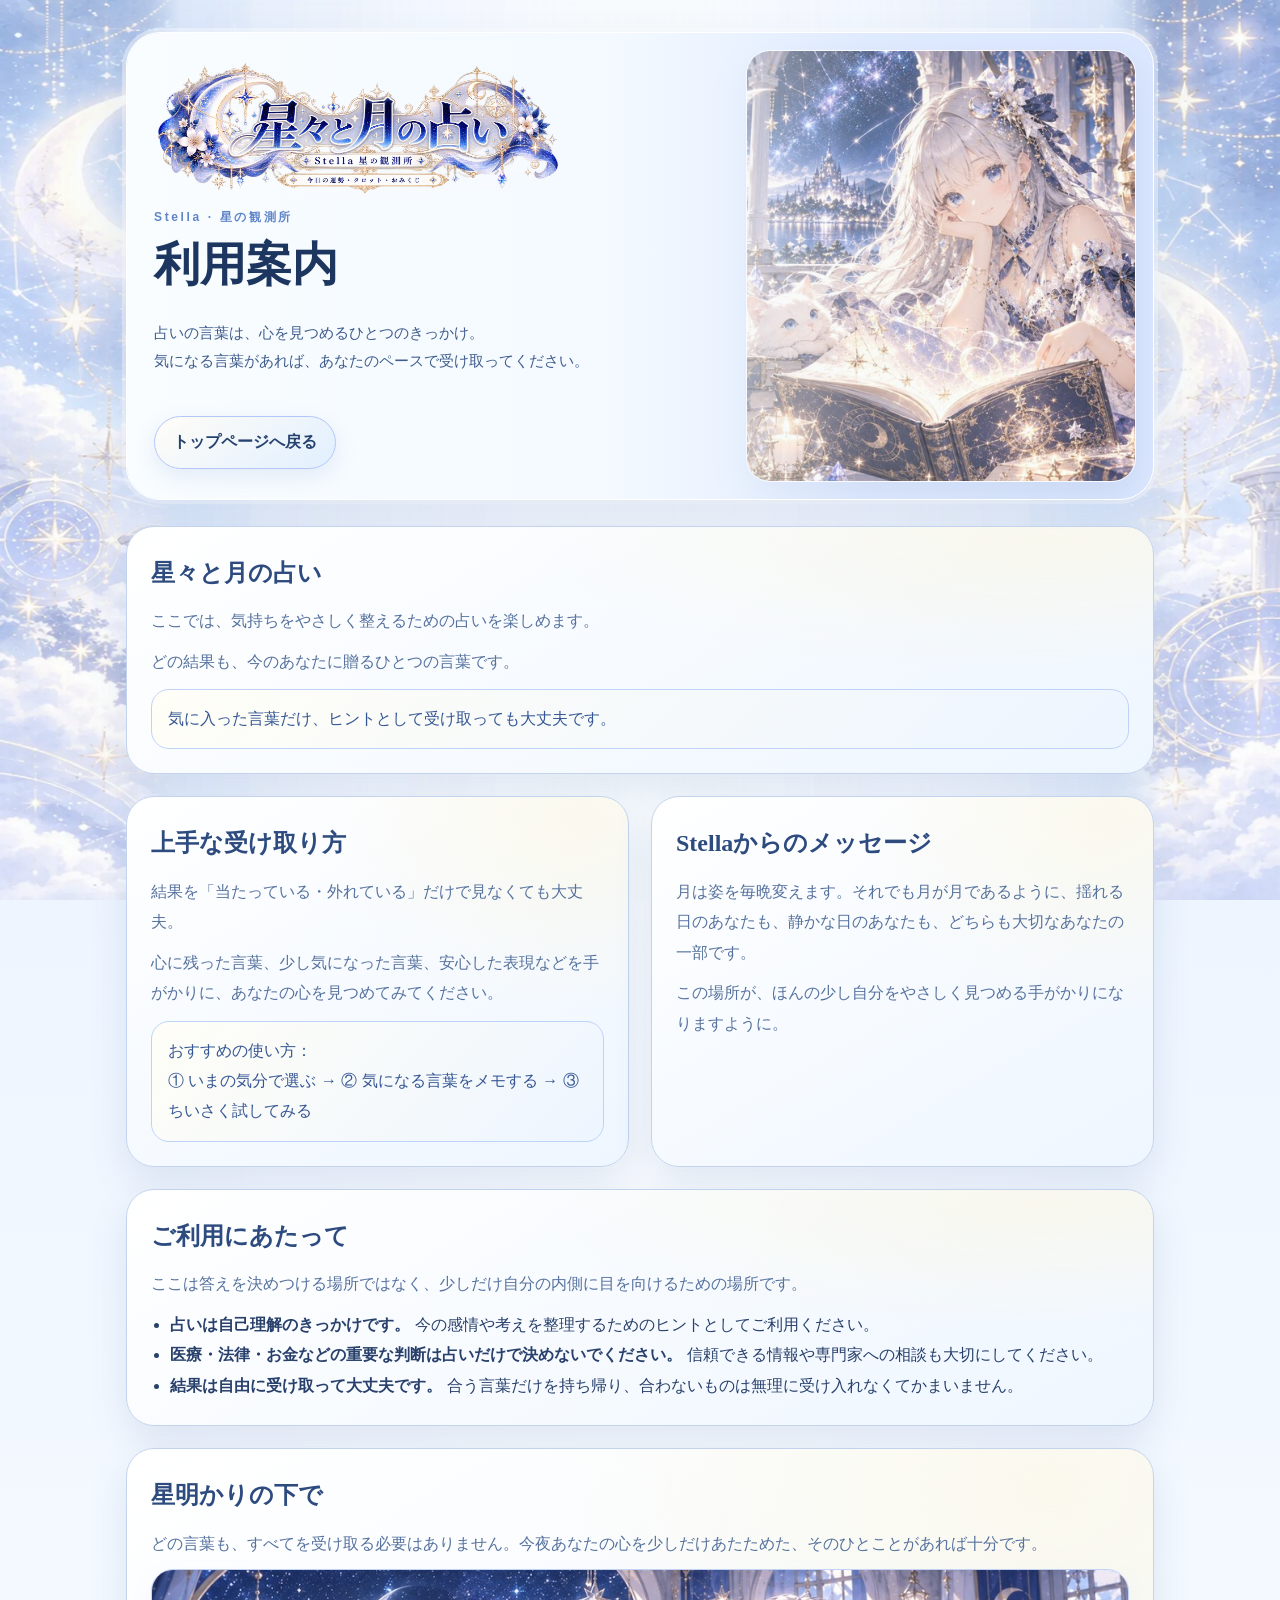
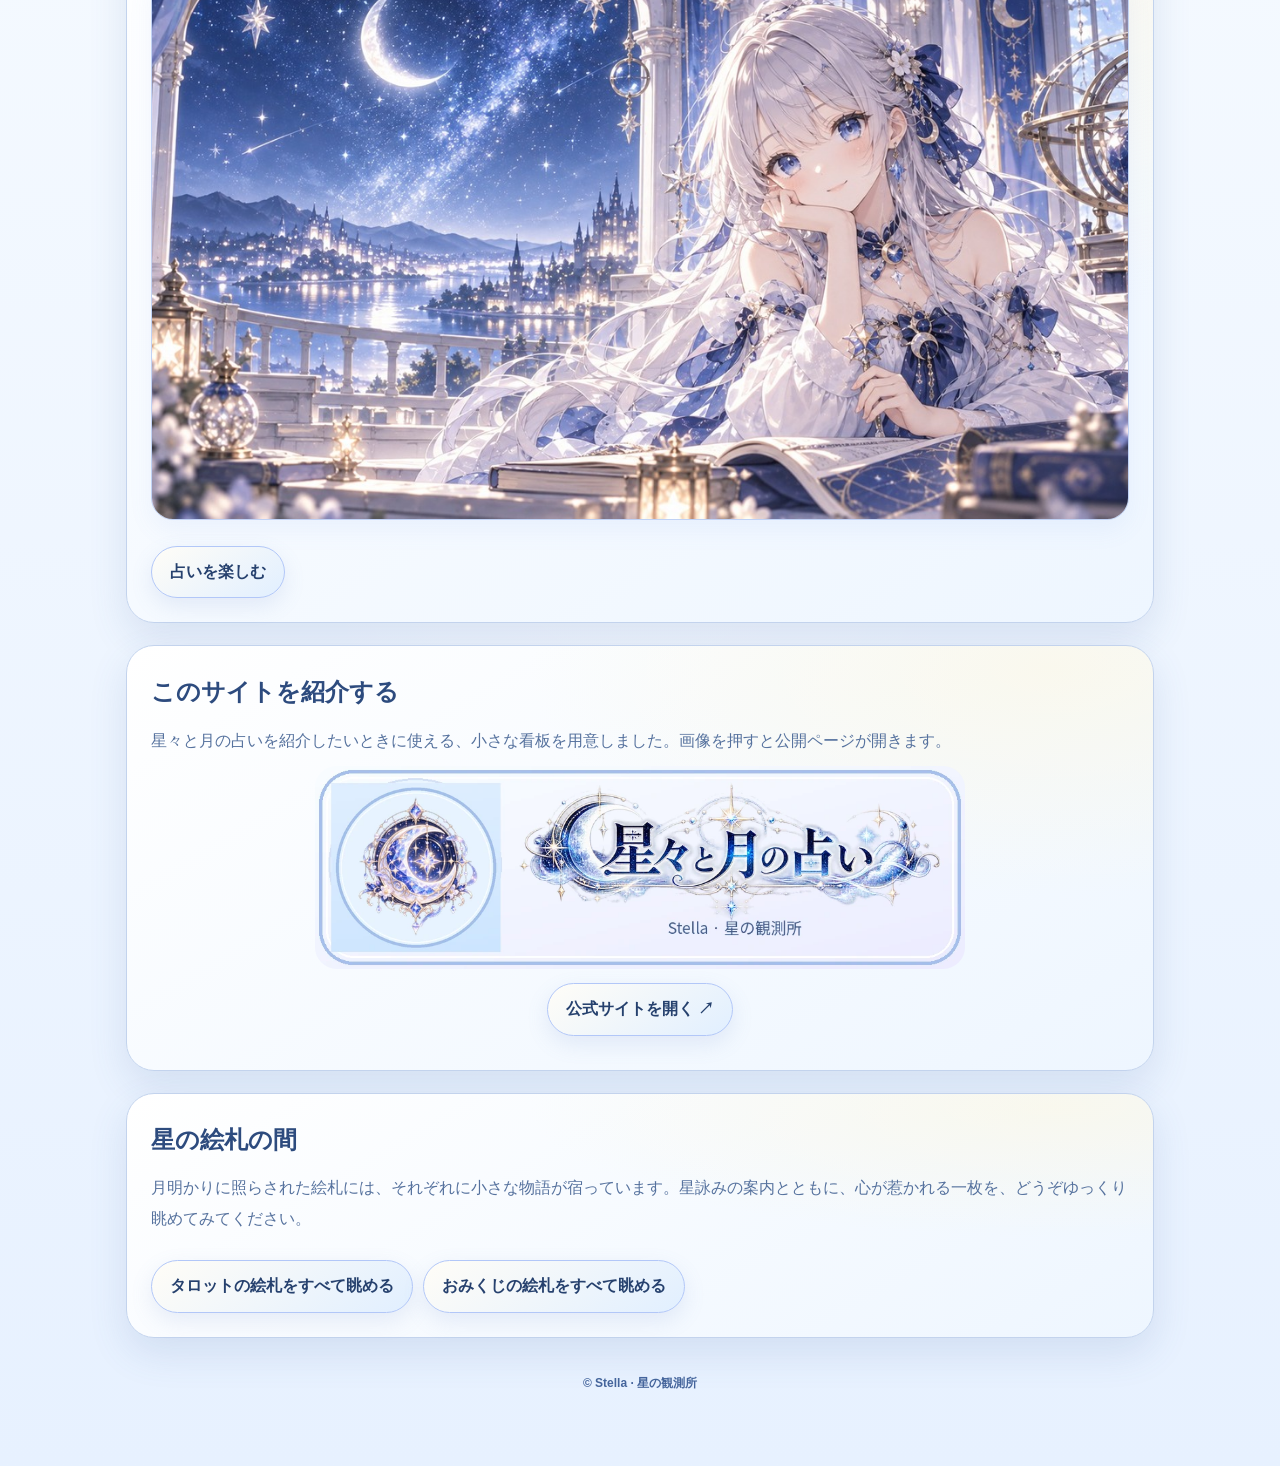
<file: guide.html>
<!doctype html>
<html lang="ja">
<head>
<meta charset="utf-8"/>
<meta name="viewport" content="width=device-width,initial-scale=1"/>
<meta name="theme-color" content="#87a8ff"/>
<title>利用案内 | 星々と月の占い</title>
<meta name="description" content="Stella公式占いサイト「星々と月の占い」の利用案内。占いの言葉を、心を見つめるひとつのきっかけとして受け取るために。"/>
<meta property="og:image" content="https://stella-observatory.github.io/stella-fortune/assets/stella-share-girl-20261026.jpg"/>
<meta property="og:image:width" content="1200"/>
<meta property="og:image:height" content="630"/>
<meta name="twitter:card" content="summary_large_image"/>
<meta name="twitter:image" content="https://stella-observatory.github.io/stella-fortune/assets/stella-share-girl-20261026.jpg"/>
<link rel="icon" href="favicon.ico" sizes="any"/>
<link rel="icon" type="image/png" sizes="32x32" href="assets/favicon-32.png"/>
<link rel="apple-touch-icon" href="assets/apple-touch-icon.png"/>
<style>
:root{--line:#bfd0f4;--line-strong:#9eb7ee;--text:#28406b;--text-soft:#56729e;--heading:#1d3660;--shadow:0 18px 52px rgba(62,95,168,.16)}
*{box-sizing:border-box} html{scroll-behavior:smooth} body{margin:0;font-family:'Hiragino Kaku Gothic ProN','Yu Gothic',Meiryo,sans-serif;color:var(--text);line-height:1.9;min-height:100vh;background:radial-gradient(circle at top left, rgba(210,227,255,.96), transparent 28%),radial-gradient(circle at top right, rgba(238,244,255,.96), transparent 22%),linear-gradient(180deg,#f3f8ff 0%,#eaf2ff 46%,#f4f9ff 100%);position:relative} body::before{content:"";position:fixed;inset:0;background-image:radial-gradient(rgba(255,255,255,.95) .8px, transparent 1px),radial-gradient(rgba(154,184,255,.16) 1px, transparent 1.3px);background-size:46px 48px,120px 120px;background-position:0 0,20px 15px;opacity:.62;pointer-events:none} img{max-width:100%;display:block}.container{max-width:1060px;margin:auto;padding:24px 16px 72px;position:relative}.hero{position:relative;overflow:hidden;border-radius:34px;min-height:360px;border:1px solid rgba(255,255,255,.72);box-shadow:var(--shadow);background:#dbe7ff;margin:8px 0 26px}.hero img.bg{position:absolute;inset:0;width:100%;height:100%;object-fit:cover}.hero::after{content:"";position:absolute;inset:0;background:linear-gradient(90deg, rgba(246,250,255,.95) 0%, rgba(244,249,255,.85) 38%, rgba(241,248,255,.4) 65%, rgba(240,246,255,.15) 100%)}.hero-content{position:relative;z-index:1;max-width:620px;padding:30px 26px 28px;min-height:360px;display:flex;flex-direction:column;justify-content:flex-end}.site-logo{width:min(100%,440px);margin:0 0 10px;filter:drop-shadow(0 6px 14px rgba(255,255,255,.35))}.eyebrow{letter-spacing:.22em;color:#5f84c8;font-size:12px;margin-bottom:8px;font-weight:700}h1{margin:0 0 12px;font-size:clamp(28px,4.4vw,46px);line-height:1.2;font-family:serif;font-weight:600;color:var(--heading)}.sub{color:#3f5c8d;font-size:15px;max-width:36em}.grid{display:grid;grid-template-columns:1fr 1fr;gap:22px}.card{background:linear-gradient(180deg,rgba(251,253,255,.96),rgba(241,247,255,.97));border:1px solid rgba(180,202,244,.9);border-radius:28px;padding:24px;box-shadow:var(--shadow)}.card h2{margin:0 0 10px;color:var(--heading);font-size:24px}.card p{color:var(--text-soft);margin:0 0 10px}.card ul{margin:10px 0 0;padding-left:1.2em;color:var(--text)}.tip{background:linear-gradient(180deg,#ffffff,#edf5ff);border:1px solid #bfd3fa;border-radius:18px;padding:14px 16px;margin-top:12px;color:#355694}.cta{display:flex;flex-wrap:wrap;gap:10px;margin:26px 0 0}.btnlink{display:inline-flex;align-items:center;justify-content:center;padding:10px 18px;border-radius:999px;text-decoration:none;font-weight:700;color:#26416e;background:linear-gradient(180deg,#ffffff,#dce9ff);border:1px solid #b2c7f8;box-shadow:0 8px 18px rgba(110,146,221,.12)}.guide-intro{grid-template-columns:1fr}.full{margin-top:22px}.mini-visual{border-radius:22px;overflow:hidden;border:1px solid rgba(184,204,244,.85);box-shadow:0 10px 24px rgba(108,146,224,.08)}.mini-visual img{width:100%;aspect-ratio:16/9;object-fit:cover}.footer{text-align:center;color:#6380ad;font-size:12px;margin-top:34px}.footer strong{color:#45659c}@media(max-width:860px){.grid{grid-template-columns:1fr}.hero{min-height:320px}.hero-content{min-height:320px}}@media(max-width:570px){.container{padding:18px 12px 60px}.hero{border-radius:26px}.hero::after{background:linear-gradient(180deg,rgba(243,248,255,.38) 0%, rgba(241,247,255,.72) 36%, rgba(239,246,255,.96) 100%)}.site-logo{width:min(100%,340px)}}

body{background:radial-gradient(ellipse at 96% 0%,rgba(255,251,218,.88),transparent 44%),radial-gradient(ellipse at 0% 35%,rgba(209,229,255,.7),transparent 52%),linear-gradient(180deg,#f0f7ff,#fcfdff 50%,#edf6ff)}
.hero{border:1px solid #fff;box-shadow:0 24px 64px rgba(85,118,182,.17),0 0 0 4px rgba(255,255,255,.44)}
.hero::after{background:linear-gradient(90deg,rgba(249,253,255,.96),rgba(246,252,255,.83) 37%,rgba(241,248,255,.2) 80%)}
.card{border:1px solid #c3d3ed;background:radial-gradient(ellipse at 90% 5%,rgba(255,246,216,.44),transparent 40%),linear-gradient(150deg,#fff,#eef6ff);box-shadow:0 15px 39px rgba(87,118,189,.13);position:relative}
.card h2{font-family:'Yu Mincho','Hiragino Mincho ProN',Georgia,serif;color:#2d4b7e}
.btnlink{background:linear-gradient(145deg,#fffdf7,#e1efff);box-shadow:0 8px 22px rgba(105,138,195,.14)}
.tip{background:linear-gradient(135deg,#fffef7,#edf5ff)}
</style>
<link rel="stylesheet" href="assets/stella-polish.css?v=20261026"/>
</head>
<body>
<main class="container">
  <header class="hero hero-guide">
    <img class="bg" src="assets/daily.jpg" alt="星々と月の占い 利用案内イメージ"/>
    <div class="hero-content">
      <img class="site-logo" src="assets/logo.webp" alt="星々と月の占い ロゴ"/>
      <div class="eyebrow">Stella · 星の観測所</div>
      <h1>利用案内</h1>
      <p class="sub">占いの言葉は、心を見つめるひとつのきっかけ。<br/>気になる言葉があれば、あなたのペースで受け取ってください。</p>
      <div class="cta">
        <a class="btnlink" href="index.html">トップページへ戻る</a>
      </div>
    </div>
  </header>

  <section class="grid guide-intro">
    <article class="card">
      <h2>星々と月の占い</h2>
      <p>ここでは、気持ちをやさしく整えるための占いを楽しめます。</p>
      <p>どの結果も、今のあなたに贈るひとつの言葉です。</p>
      <div class="tip">気に入った言葉だけ、ヒントとして受け取っても大丈夫です。</div>
    </article>


  </section>

  <section class="grid full">
    <article class="card">
      <h2>上手な受け取り方</h2>
      <p>結果を「当たっている・外れている」だけで見なくても大丈夫。</p>
      <p>心に残った言葉、少し気になった言葉、安心した表現などを手がかりに、あなたの心を見つめてみてください。</p>
      <div class="tip">おすすめの使い方：<br/>① いまの気分で選ぶ → ② 気になる言葉をメモする → ③ ちいさく試してみる</div>
    </article>

    <article class="card">
      <h2>Stellaからのメッセージ</h2>
      <p>月は姿を毎晩変えます。それでも月が月であるように、揺れる日のあなたも、静かな日のあなたも、どちらも大切なあなたの一部です。</p>
      <p>この場所が、ほんの少し自分をやさしく見つめる手がかりになりますように。</p>
    </article>
  </section>

  <section class="card full">
    <h2>ご利用にあたって</h2>
    <p>ここは答えを決めつける場所ではなく、少しだけ自分の内側に目を向けるための場所です。</p>
    <ul>
      <li><strong>占いは自己理解のきっかけです。</strong> 今の感情や考えを整理するためのヒントとしてご利用ください。</li>
      <li><strong>医療・法律・お金などの重要な判断は占いだけで決めないでください。</strong> 信頼できる情報や専門家への相談も大切にしてください。</li>
      <li><strong>結果は自由に受け取って大丈夫です。</strong> 合う言葉だけを持ち帰り、合わないものは無理に受け入れなくてかまいません。</li>
    </ul>
  </section>

  <section class="card full">
    <h2>星明かりの下で</h2>
    <p>どの言葉も、すべてを受け取る必要はありません。今夜あなたの心を少しだけあたためた、そのひとことがあれば十分です。</p>
    <div class="mini-visual"><img src="assets/stella-share-girl-20261026.jpg" alt="月夜の観測所でやさしく微笑む白銀の髪の少女" loading="lazy"/></div>
    <div class="cta"><a class="btnlink" href="index.html">占いを楽しむ</a></div>
  </section>


  <section class="card full" aria-labelledby="share-this-site">
    <h2 id="share-this-site">このサイトを紹介する</h2>
    <p>星々と月の占いを紹介したいときに使える、小さな看板を用意しました。画像を押すと公開ページが開きます。</p>
    <a href="https://stella-observatory.github.io/stella-fortune/?v=20261026" target="_blank" rel="noopener noreferrer" style="display:block;max-width:650px;margin:auto"><img src="assets/link-badge.webp" alt="星々と月の占いの外部リンク用バナー。サイトを開く" loading="lazy" style="width:100%;height:auto;border-radius:22px"/></a>
    <p style="text-align:center;margin-top:14px"><a class="btnlink" href="https://stella-observatory.github.io/stella-fortune/?v=20261026" target="_blank" rel="noopener noreferrer">公式サイトを開く ↗</a></p>
  </section>

  
  <section class="card full" aria-labelledby="star-cards">
    <h2 id="star-cards">星の絵札の間</h2>
    <p>月明かりに照らされた絵札には、それぞれに小さな物語が宿っています。星詠みの案内とともに、心が惹かれる一枚を、どうぞゆっくり眺めてみてください。</p>
    <div class="cta">
      <a class="btnlink" href="tarot-gallery.html">タロットの絵札をすべて眺める</a>
      <a class="btnlink" href="omikuji-gallery.html">おみくじの絵札をすべて眺める</a>
    </div>
  </section>

  <footer class="footer">
    <strong>© Stella · 星の観測所</strong>
  </footer>
</main>
</body>
</html>
</file>
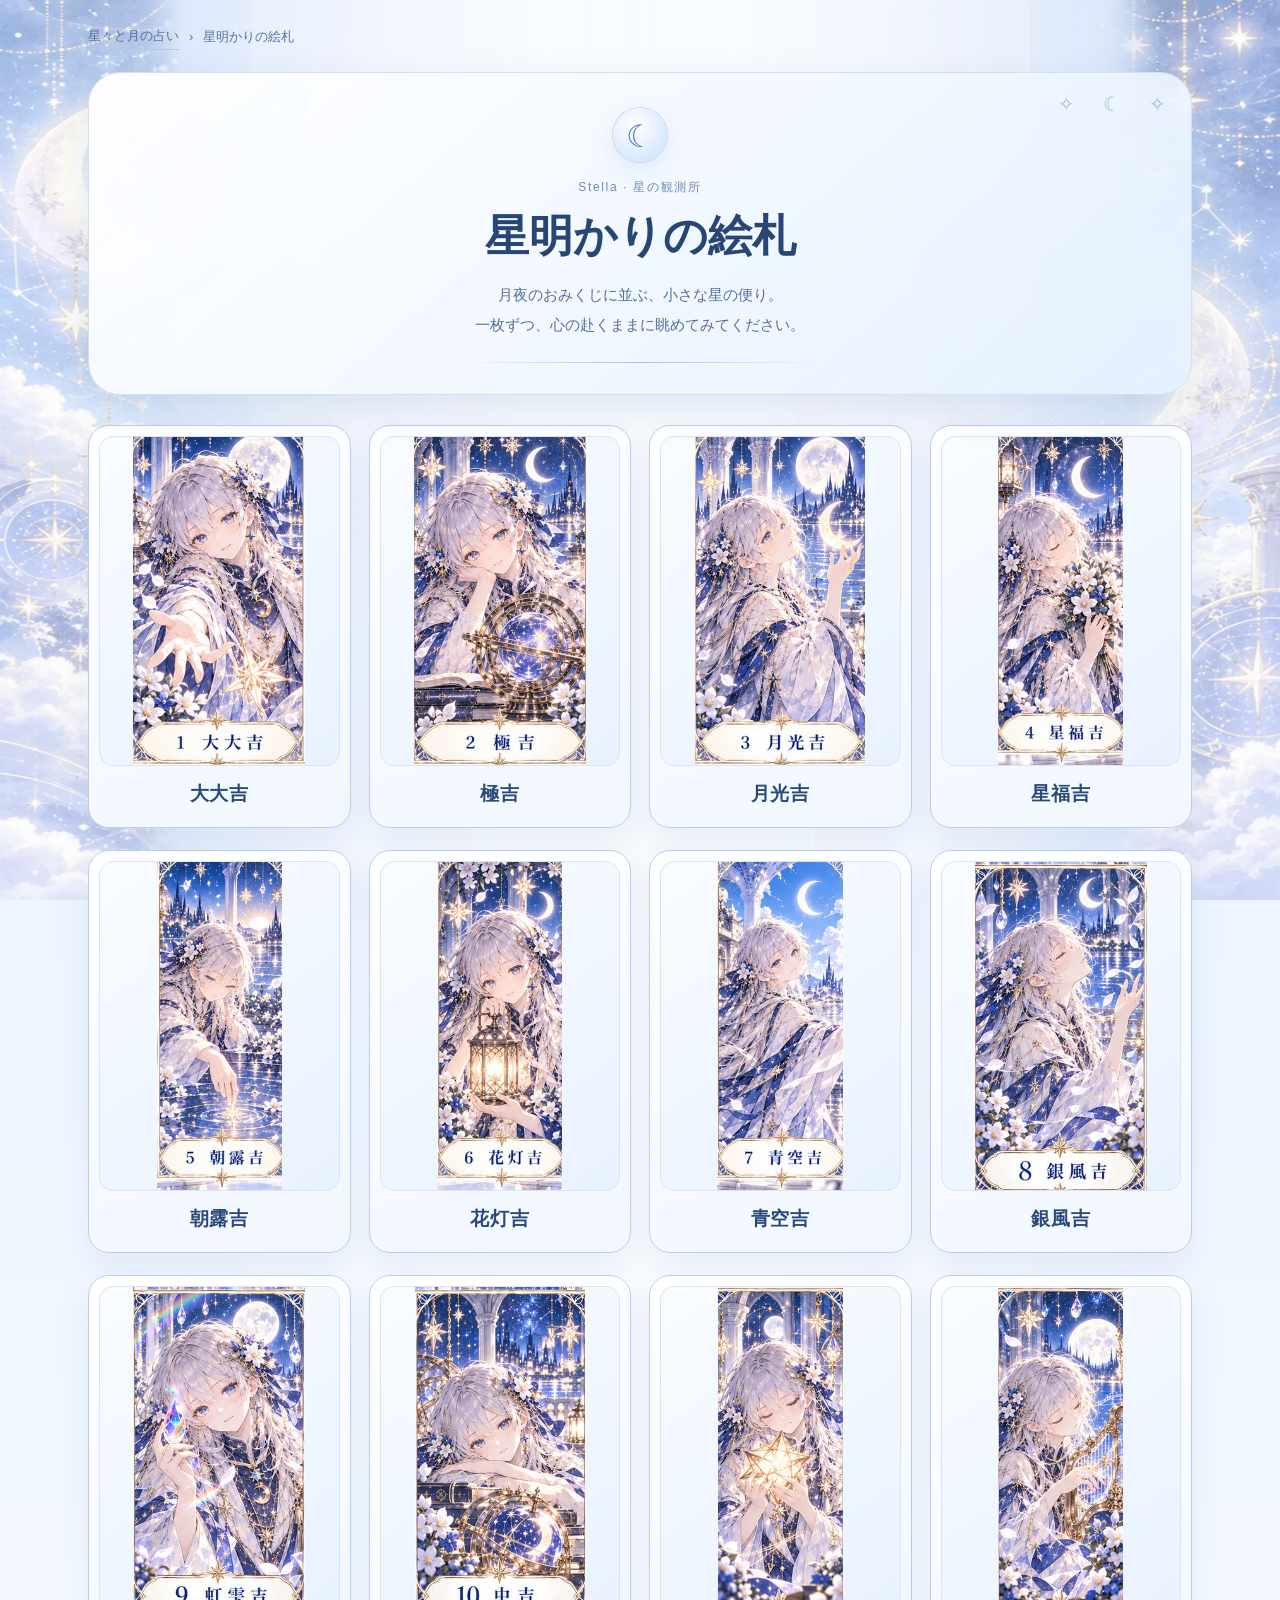
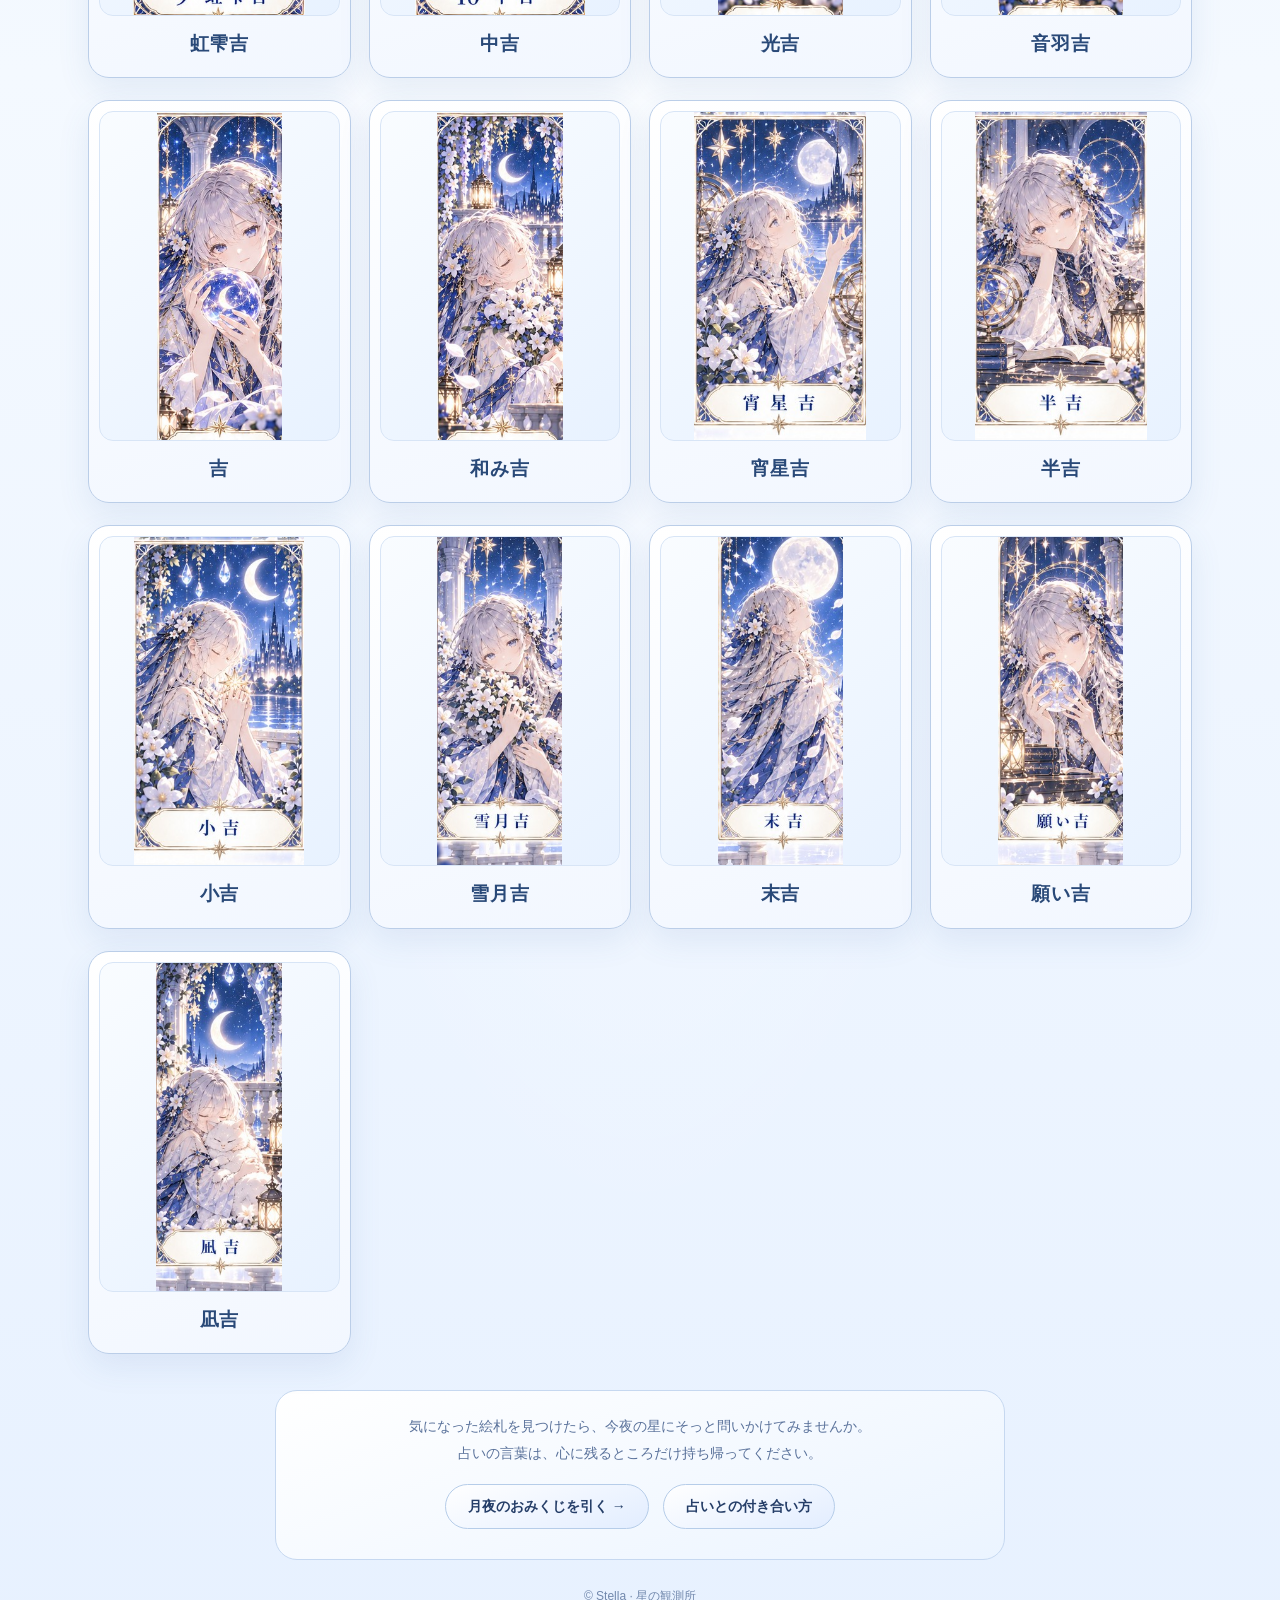
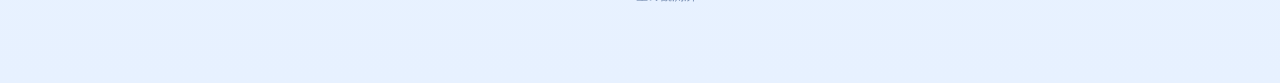
<file: omikuji-gallery.html>
<!doctype html>
<html lang="ja">
<head>
<meta charset="utf-8"/>
<meta name="viewport" content="width=device-width,initial-scale=1"/>
<meta name="theme-color" content="#e6f2ff"/>
<title>星明かりの絵札 | 星々と月の占い</title>
<meta name="description" content="月夜のおみくじに登場する星明かりの絵札を眺める場所。白と青と銀に包まれた、Stellaの小さな絵札の間。"/>
<link rel="canonical" href="https://stella-observatory.github.io/stella-fortune/omikuji-gallery.html"/>
<link rel="icon" type="image/png" sizes="32x32" href="assets/favicon-32.png"/>
<link rel="apple-touch-icon" href="assets/apple-touch-icon.png"/>
<style>
:root{--ink:#253e68;--ink-sub:#55709c;--silver:#bbcee8;--silver-light:#d9e5f5}
*,*::before,*::after{box-sizing:border-box}
html{scroll-behavior:smooth}
body{margin:0;min-height:100vh;color:var(--ink);font-family:'Hiragino Kaku Gothic ProN','Yu Gothic',Meiryo,sans-serif;line-height:1.9;background:radial-gradient(ellipse at 12% 0%,#ffffff 0%,transparent 33%),radial-gradient(ellipse at 90% 6%,#d6e8ff 0%,transparent 39%),linear-gradient(160deg,#f6fbff 0%,#ebf4ff 50%,#f9fbff 100%)}
body::before{content:'';position:fixed;inset:0;pointer-events:none;background:radial-gradient(#fff 1px,transparent 1.5px) 0 0/53px 57px,radial-gradient(#aac5ec 1px,transparent 1.8px) 25px 12px/97px 108px;opacity:.5}
a{color:inherit}
a:focus-visible{outline:3px solid #7fa7dd;outline-offset:4px}
.container{position:relative;max-width:1140px;margin:auto;padding:24px 18px 75px}
.crumbs{display:flex;align-items:center;flex-wrap:wrap;gap:10px;font-size:13px;color:#55729e;margin:0 0 22px}
.crumbs a{text-decoration:none;border-bottom:1px solid #b2c9ea}
.page-head{border:1px solid #d0e0f3;background:linear-gradient(140deg,rgba(255,255,255,.96),rgba(228,240,255,.92));border-radius:32px;box-shadow:0 22px 60px rgba(69,109,167,.12);padding:35px 22px 31px;text-align:center;overflow:hidden;position:relative}
.page-head::after{content:'✧　☾　✧';position:absolute;right:21px;top:12px;color:#90aacc;font-size:20px;letter-spacing:.2em;opacity:.75}
.moon{width:54px;height:54px;border-radius:50%;background:radial-gradient(circle at 40% 32%,#fff,#d7e8ff 72%);display:grid;place-items:center;margin:0 auto 14px;box-shadow:0 0 0 1px #c5d8f2,0 8px 25px rgba(118,151,211,.17);font-size:31px;color:#5a7cb7}
.eyebrow{font-size:12px;letter-spacing:.14em;color:#6e89b4;margin:0 0 8px}
h1{font-family:'Yu Mincho','Hiragino Mincho ProN',serif;font-size:clamp(28px,4.2vw,44px);line-height:1.4;font-weight:600;margin:0 0 12px;color:#284673}
.intro{max-width:34em;margin:auto;color:#557098;font-size:15px;line-height:2}
.divider{height:1px;max-width:360px;margin:22px auto 0;background:linear-gradient(90deg,transparent,#a9c1e5,transparent)}
.gallery{display:grid;grid-template-columns:repeat(4,minmax(0,1fr));gap:22px 18px;margin-top:30px}
.fortune-card{margin:0;padding:10px 10px 15px;background:linear-gradient(165deg,#fff,#f2f7ff);border:1px solid var(--silver);border-radius:21px;box-shadow:0 12px 32px rgba(71,108,167,.1);text-align:center;overflow:hidden;transition:transform .25s ease,box-shadow .25s ease}
.fortune-card:hover{transform:translateY(-3px);box-shadow:0 18px 34px rgba(71,108,167,.15)}
.fortune-card a{display:flex;height:330px;align-items:center;justify-content:center;background:linear-gradient(145deg,#f9fcff,#e8f2ff);border:1px solid #d8e5f6;border-radius:14px;text-decoration:none;overflow:hidden}
.fortune-card img{display:block;width:auto;height:100%;max-width:100%;object-fit:contain}
.fortune-card figcaption{font-family:'Yu Mincho','Hiragino Mincho ProN',serif;font-size:19px;font-weight:600;letter-spacing:.03em;margin-top:10px;color:#294978}
.bottom{margin:36px auto 0;text-align:center;background:linear-gradient(160deg,#fff,#ebf4ff);border:1px solid #c6d8f0;border-radius:22px;padding:22px 16px 25px;max-width:730px}
.bottom p{margin:0 auto 12px;color:#5a729b;font-size:14px;line-height:1.95}
.bottom a{display:inline-flex;border-radius:99px;min-height:44px;align-items:center;justify-content:center;text-decoration:none;padding:8px 22px;margin:5px;background:linear-gradient(160deg,#fff,#e2edff);border:1px solid #b6cde9;font-weight:600;font-size:14px}
.footer{margin-top:25px;text-align:center;font-size:12px;color:#7188ad}
@media(max-width:900px){.gallery{grid-template-columns:repeat(3,minmax(0,1fr))}}
@media(max-width:630px){.container{padding:16px 12px 50px}.gallery{grid-template-columns:repeat(2,minmax(0,1fr));gap:12px;margin-top:20px}.page-head{padding:28px 16px 25px;border-radius:24px}.fortune-card{padding:7px 7px 11px;border-radius:16px}.fortune-card a{height:260px;border-radius:11px}.fortune-card figcaption{font-size:16px;margin-top:6px}.intro{font-size:14px}}
@media(max-width:385px){.fortune-card a{height:205px}}
@media(prefers-reduced-motion:reduce){html{scroll-behavior:auto}.fortune-card{transition:none}.fortune-card:hover{transform:none}}
</style>
<link rel="stylesheet" href="assets/stella-polish.css?v=20261026"/>
</head>
<body>
<main class="container">
  <nav class="crumbs" aria-label="現在のページ"><a href="index.html">星々と月の占い</a><span aria-hidden="true">›</span><span>星明かりの絵札</span></nav>
  <header class="page-head">
    <span class="moon" aria-hidden="true">☾</span>
    <p class="eyebrow">Stella · 星の観測所</p>
    <h1>星明かりの絵札</h1>
    <p class="intro">月夜のおみくじに並ぶ、小さな星の便り。<br/>一枚ずつ、心の赴くままに眺めてみてください。</p>
    <div class="divider" aria-hidden="true"></div>
  </header>
  <section aria-label="月夜のおみくじの絵札一覧" class="gallery">
      <figure class="fortune-card">
        <a href="assets/omikuji_cards/01.jpg" target="_blank" rel="noopener noreferrer" aria-label="大大吉の絵札を大きく見る（新しいタブ）">
          <img src="assets/omikuji_cards/01.jpg" alt="大大吉を描いた星明かりのおみくじ絵札" loading="lazy" decoding="async" width="272" height="520"/>
        </a>
        <figcaption>大大吉</figcaption>
      </figure>
      <figure class="fortune-card">
        <a href="assets/omikuji_cards/02.jpg" target="_blank" rel="noopener noreferrer" aria-label="極吉の絵札を大きく見る（新しいタブ）">
          <img src="assets/omikuji_cards/02.jpg" alt="極吉を描いた星明かりのおみくじ絵札" loading="lazy" decoding="async" width="272" height="520"/>
        </a>
        <figcaption>極吉</figcaption>
      </figure>
      <figure class="fortune-card">
        <a href="assets/omikuji_cards/03.jpg" target="_blank" rel="noopener noreferrer" aria-label="月光吉の絵札を大きく見る（新しいタブ）">
          <img src="assets/omikuji_cards/03.jpg" alt="月光吉を描いた星明かりのおみくじ絵札" loading="lazy" decoding="async" width="272" height="520"/>
        </a>
        <figcaption>月光吉</figcaption>
      </figure>
      <figure class="fortune-card">
        <a href="assets/omikuji_cards/04.jpg" target="_blank" rel="noopener noreferrer" aria-label="星福吉の絵札を大きく見る（新しいタブ）">
          <img src="assets/omikuji_cards/04.jpg" alt="星福吉を描いた星明かりのおみくじ絵札" loading="lazy" decoding="async" width="272" height="520"/>
        </a>
        <figcaption>星福吉</figcaption>
      </figure>
      <figure class="fortune-card">
        <a href="assets/omikuji_cards/05.jpg" target="_blank" rel="noopener noreferrer" aria-label="朝露吉の絵札を大きく見る（新しいタブ）">
          <img src="assets/omikuji_cards/05.jpg" alt="朝露吉を描いた星明かりのおみくじ絵札" loading="lazy" decoding="async" width="272" height="520"/>
        </a>
        <figcaption>朝露吉</figcaption>
      </figure>
      <figure class="fortune-card">
        <a href="assets/omikuji_cards/06.jpg" target="_blank" rel="noopener noreferrer" aria-label="花灯吉の絵札を大きく見る（新しいタブ）">
          <img src="assets/omikuji_cards/06.jpg" alt="花灯吉を描いた星明かりのおみくじ絵札" loading="lazy" decoding="async" width="272" height="520"/>
        </a>
        <figcaption>花灯吉</figcaption>
      </figure>
      <figure class="fortune-card">
        <a href="assets/omikuji_cards/07.jpg" target="_blank" rel="noopener noreferrer" aria-label="青空吉の絵札を大きく見る（新しいタブ）">
          <img src="assets/omikuji_cards/07.jpg" alt="青空吉を描いた星明かりのおみくじ絵札" loading="lazy" decoding="async" width="272" height="520"/>
        </a>
        <figcaption>青空吉</figcaption>
      </figure>
      <figure class="fortune-card">
        <a href="assets/omikuji_cards/08.jpg" target="_blank" rel="noopener noreferrer" aria-label="銀風吉の絵札を大きく見る（新しいタブ）">
          <img src="assets/omikuji_cards/08.jpg" alt="銀風吉を描いた星明かりのおみくじ絵札" loading="lazy" decoding="async" width="272" height="520"/>
        </a>
        <figcaption>銀風吉</figcaption>
      </figure>
      <figure class="fortune-card">
        <a href="assets/omikuji_cards/09.jpg" target="_blank" rel="noopener noreferrer" aria-label="虹雫吉の絵札を大きく見る（新しいタブ）">
          <img src="assets/omikuji_cards/09.jpg" alt="虹雫吉を描いた星明かりのおみくじ絵札" loading="lazy" decoding="async" width="272" height="520"/>
        </a>
        <figcaption>虹雫吉</figcaption>
      </figure>
      <figure class="fortune-card">
        <a href="assets/omikuji_cards/10.jpg" target="_blank" rel="noopener noreferrer" aria-label="中吉の絵札を大きく見る（新しいタブ）">
          <img src="assets/omikuji_cards/10.jpg" alt="中吉を描いた星明かりのおみくじ絵札" loading="lazy" decoding="async" width="272" height="520"/>
        </a>
        <figcaption>中吉</figcaption>
      </figure>
      <figure class="fortune-card">
        <a href="assets/omikuji_cards/11.jpg" target="_blank" rel="noopener noreferrer" aria-label="光吉の絵札を大きく見る（新しいタブ）">
          <img src="assets/omikuji_cards/11.jpg" alt="光吉を描いた星明かりのおみくじ絵札" loading="lazy" decoding="async" width="272" height="520"/>
        </a>
        <figcaption>光吉</figcaption>
      </figure>
      <figure class="fortune-card">
        <a href="assets/omikuji_cards/12.jpg" target="_blank" rel="noopener noreferrer" aria-label="音羽吉の絵札を大きく見る（新しいタブ）">
          <img src="assets/omikuji_cards/12.jpg" alt="音羽吉を描いた星明かりのおみくじ絵札" loading="lazy" decoding="async" width="272" height="520"/>
        </a>
        <figcaption>音羽吉</figcaption>
      </figure>
      <figure class="fortune-card">
        <a href="assets/omikuji_cards/13.jpg" target="_blank" rel="noopener noreferrer" aria-label="吉の絵札を大きく見る（新しいタブ）">
          <img src="assets/omikuji_cards/13.jpg" alt="吉を描いた星明かりのおみくじ絵札" loading="lazy" decoding="async" width="272" height="520"/>
        </a>
        <figcaption>吉</figcaption>
      </figure>
      <figure class="fortune-card">
        <a href="assets/omikuji_cards/14.jpg" target="_blank" rel="noopener noreferrer" aria-label="和み吉の絵札を大きく見る（新しいタブ）">
          <img src="assets/omikuji_cards/14.jpg" alt="和み吉を描いた星明かりのおみくじ絵札" loading="lazy" decoding="async" width="272" height="520"/>
        </a>
        <figcaption>和み吉</figcaption>
      </figure>
      <figure class="fortune-card">
        <a href="assets/omikuji_cards/15.jpg" target="_blank" rel="noopener noreferrer" aria-label="宵星吉の絵札を大きく見る（新しいタブ）">
          <img src="assets/omikuji_cards/15.jpg" alt="宵星吉を描いた星明かりのおみくじ絵札" loading="lazy" decoding="async" width="272" height="520"/>
        </a>
        <figcaption>宵星吉</figcaption>
      </figure>
      <figure class="fortune-card">
        <a href="assets/omikuji_cards/16.jpg" target="_blank" rel="noopener noreferrer" aria-label="半吉の絵札を大きく見る（新しいタブ）">
          <img src="assets/omikuji_cards/16.jpg" alt="半吉を描いた星明かりのおみくじ絵札" loading="lazy" decoding="async" width="272" height="520"/>
        </a>
        <figcaption>半吉</figcaption>
      </figure>
      <figure class="fortune-card">
        <a href="assets/omikuji_cards/17.jpg" target="_blank" rel="noopener noreferrer" aria-label="小吉の絵札を大きく見る（新しいタブ）">
          <img src="assets/omikuji_cards/17.jpg" alt="小吉を描いた星明かりのおみくじ絵札" loading="lazy" decoding="async" width="272" height="520"/>
        </a>
        <figcaption>小吉</figcaption>
      </figure>
      <figure class="fortune-card">
        <a href="assets/omikuji_cards/18.jpg" target="_blank" rel="noopener noreferrer" aria-label="雪月吉の絵札を大きく見る（新しいタブ）">
          <img src="assets/omikuji_cards/18.jpg" alt="雪月吉を描いた星明かりのおみくじ絵札" loading="lazy" decoding="async" width="272" height="520"/>
        </a>
        <figcaption>雪月吉</figcaption>
      </figure>
      <figure class="fortune-card">
        <a href="assets/omikuji_cards/19.jpg" target="_blank" rel="noopener noreferrer" aria-label="末吉の絵札を大きく見る（新しいタブ）">
          <img src="assets/omikuji_cards/19.jpg" alt="末吉を描いた星明かりのおみくじ絵札" loading="lazy" decoding="async" width="272" height="520"/>
        </a>
        <figcaption>末吉</figcaption>
      </figure>
      <figure class="fortune-card">
        <a href="assets/omikuji_cards/20.jpg" target="_blank" rel="noopener noreferrer" aria-label="願い吉の絵札を大きく見る（新しいタブ）">
          <img src="assets/omikuji_cards/20.jpg" alt="願い吉を描いた星明かりのおみくじ絵札" loading="lazy" decoding="async" width="272" height="520"/>
        </a>
        <figcaption>願い吉</figcaption>
      </figure>
      <figure class="fortune-card">
        <a href="assets/omikuji_cards/21.jpg" target="_blank" rel="noopener noreferrer" aria-label="凪吉の絵札を大きく見る（新しいタブ）">
          <img src="assets/omikuji_cards/21.jpg" alt="凪吉を描いた星明かりのおみくじ絵札" loading="lazy" decoding="async" width="272" height="520"/>
        </a>
        <figcaption>凪吉</figcaption>
      </figure>
  </section>
  <section class="bottom">
    <p>気になった絵札を見つけたら、今夜の星にそっと問いかけてみませんか。<br/>占いの言葉は、心に残るところだけ持ち帰ってください。</p>
    <a href="index.html#omikuji">月夜のおみくじを引く →</a>
    <a href="guide.html">占いとの付き合い方</a>
  </section>
  <footer class="footer">© Stella · 星の観測所</footer>
</main>
</body>
</html>
</file>
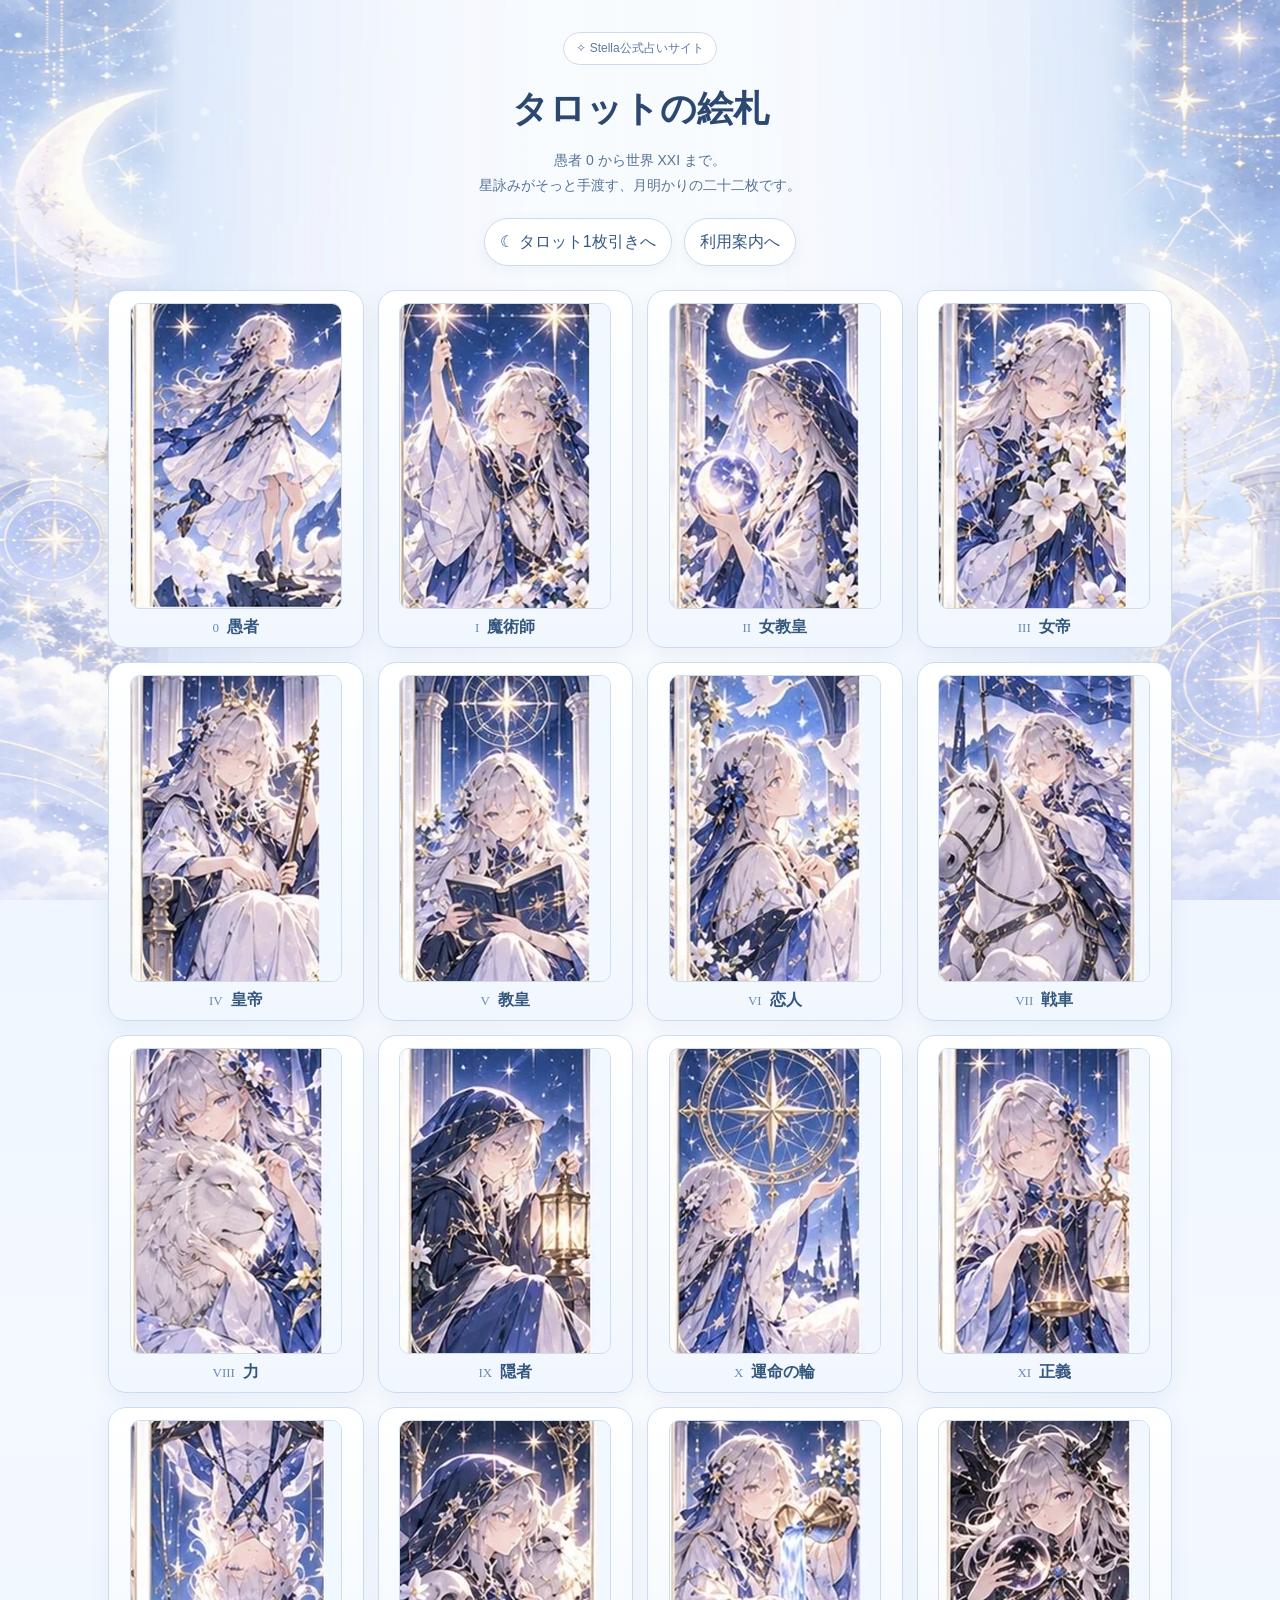
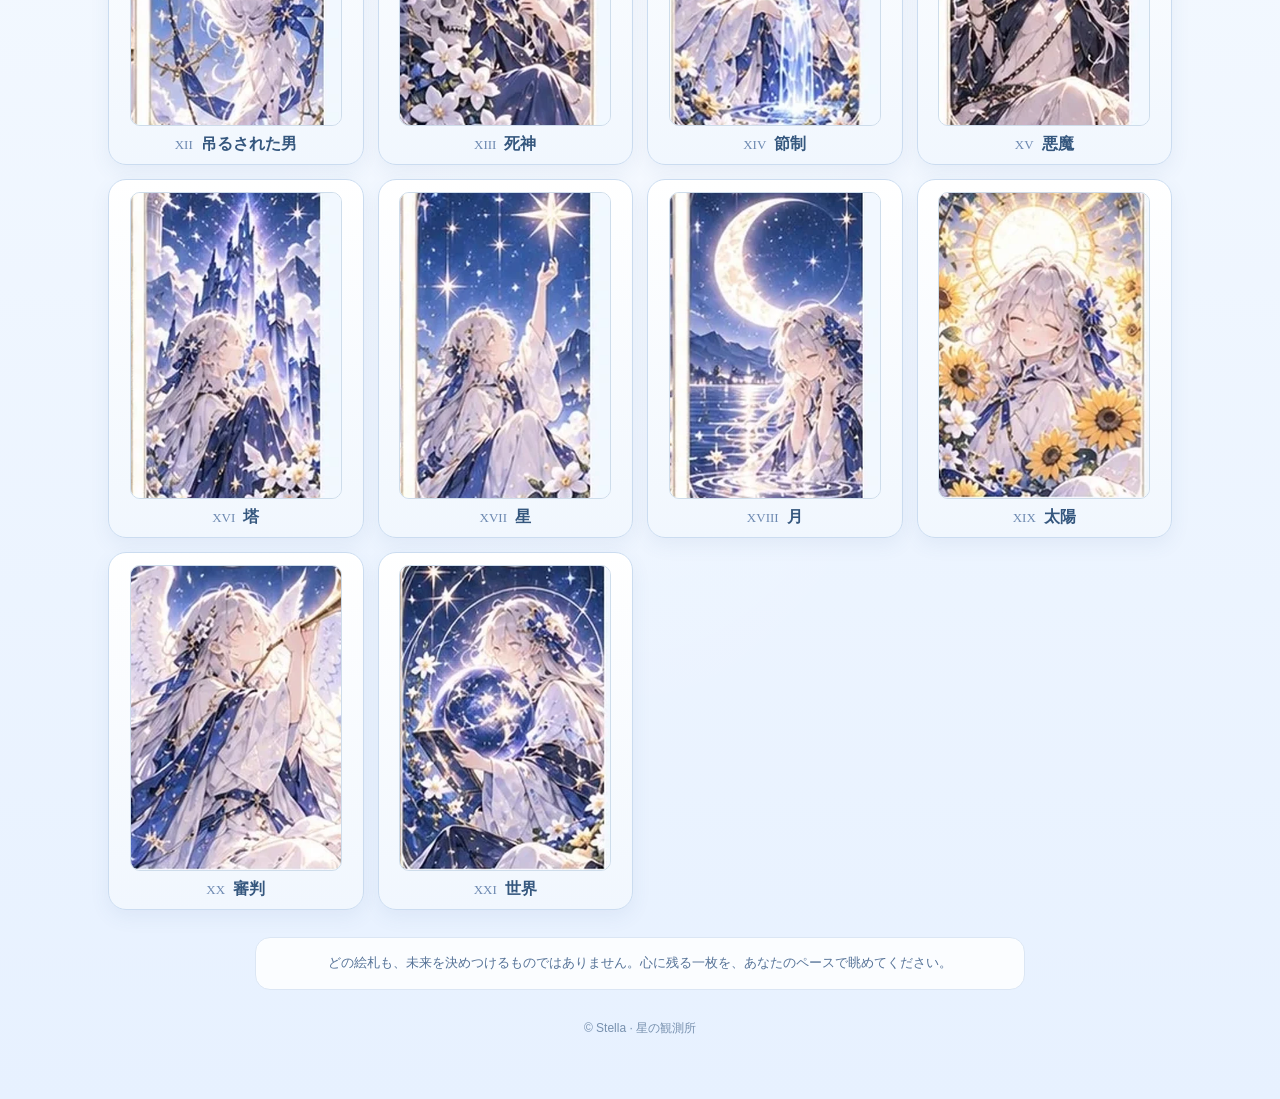
<file: tarot-gallery.html>
<!doctype html><html lang="ja"><head><meta charset="utf-8"><meta name="viewport" content="width=device-width,initial-scale=1">
<title>タロットの絵札 | 星々と月の占い</title>
<meta name="description" content="Stella公式占いサイトの大アルカナ全22枚。愚者0から世界XXIまで、月明かりの絵札を眺められます。">
<meta name="theme-color" content="#eaf2fc"><link rel="icon" href="favicon.ico"><link rel="icon" type="image/png" href="assets/favicon-32.png" sizes="32x32">
<style>:root{color-scheme:light;--ink:#2c4870;--muted:#557297;--line:#c9dced}*{box-sizing:border-box}html{scroll-behavior:smooth}
body{margin:0;color:var(--ink);font-family:'Hiragino Kaku Gothic ProN','Yu Gothic',Meiryo,sans-serif;background:linear-gradient(180deg,#eef5fd,#f9fcff);line-height:1.75}
a{color:#355984;text-decoration:none}a:hover{text-decoration:underline}a:focus-visible{outline:3px solid #8eaeda;outline-offset:3px}
main{max-width:1100px;margin:auto;padding:32px 18px 60px}header{text-align:center;margin-bottom:24px}
.tag{display:inline-block;padding:5px 12px;border:1px solid var(--line);border-radius:99px;background:#fff;font-size:12px;color:#5b79a0}
h1{font-family:'Yu Mincho','Hiragino Mincho ProN',serif;font-size:clamp(26px,4vw,36px);font-weight:600;margin:13px 0 7px}
.desc{font-size:14px;color:var(--muted);margin:0 auto;max-width:560px}
.links{display:flex;justify-content:center;gap:12px;flex-wrap:wrap;margin:21px 0 8px}
.links a{border:1px solid #c9dced;background:#fff;border-radius:999px;padding:9px 15px;min-height:42px;display:inline-flex;align-items:center;box-shadow:0 4px 13px rgba(64,94,142,.06)}
.grid{display:grid;grid-template-columns:repeat(4,minmax(0,1fr));gap:14px;margin:0 auto}
.tcard{margin:0;display:flex;flex-direction:column;align-items:center;padding:12px 10px 9px;background:linear-gradient(180deg,#fff,#f1f7fe);border-radius:18px;border:1px solid #cbdcf0;box-shadow:0 7px 20px rgba(64,94,142,.075)}
.tcard img{display:block;width:100%;max-width:212px;height:auto;aspect-ratio:364/526;object-fit:cover;border-radius:10px;border:1px solid #ceddeb;background:#e9f3fc}
.tcard figcaption{display:flex;justify-content:center;align-items:baseline;gap:8px;margin-top:8px;color:#35577e;flex-wrap:wrap}
.roman{font:500 13px Georgia,serif;color:#6d89b1}.tcard strong{font:600 16px 'Yu Mincho','Hiragino Mincho ProN',serif}
.notice{margin:27px auto 0;padding:14px 18px;max-width:770px;background:#fbfdff;border-radius:15px;border:1px solid #dbe6f4;font-size:13px;color:var(--muted);text-align:center}
footer{text-align:center;color:#7790ae;font-size:12px;margin:28px 0 0}
@media(max-width:760px){.grid{grid-template-columns:repeat(2,minmax(0,1fr));gap:12px}}
@media(max-width:480px){main{padding:21px 12px 45px}.grid{grid-template-columns:repeat(2,minmax(0,1fr));gap:9px}.tcard{padding:9px 7px 7px;border-radius:13px}.tcard figcaption{gap:5px}.tcard strong{font-size:14px}.desc{font-size:13px}}
</style>
<link rel="stylesheet" href="assets/stella-polish.css?v=20261026"/></head><body><main>
<header><span class="tag">✧ Stella公式占いサイト</span><h1>タロットの絵札</h1><p class="desc">愚者 0 から世界 XXI まで。<br>星詠みがそっと手渡す、月明かりの二十二枚です。</p>
<div class="links"><a href="index.html#tarot">☾ タロット1枚引きへ</a><a href="guide.html">利用案内へ</a></div></header>
<section class="grid" aria-label="大アルカナ全22枚。番号と名前は絵柄の下に表示しています。"><figure class="tcard"><img src="assets/tarot_cards/00.webp" alt="愚者のイラスト" loading="lazy" decoding="async" width="364" height="526"><figcaption><span class="roman">0</span><strong>愚者</strong></figcaption></figure>
<figure class="tcard"><img src="assets/tarot_cards/01.webp" alt="魔術師のイラスト" loading="lazy" decoding="async" width="364" height="526"><figcaption><span class="roman">I</span><strong>魔術師</strong></figcaption></figure>
<figure class="tcard"><img src="assets/tarot_cards/02.webp" alt="女教皇のイラスト" loading="lazy" decoding="async" width="364" height="526"><figcaption><span class="roman">II</span><strong>女教皇</strong></figcaption></figure>
<figure class="tcard"><img src="assets/tarot_cards/03.webp" alt="女帝のイラスト" loading="lazy" decoding="async" width="364" height="526"><figcaption><span class="roman">III</span><strong>女帝</strong></figcaption></figure>
<figure class="tcard"><img src="assets/tarot_cards/04.webp" alt="皇帝のイラスト" loading="lazy" decoding="async" width="364" height="526"><figcaption><span class="roman">IV</span><strong>皇帝</strong></figcaption></figure>
<figure class="tcard"><img src="assets/tarot_cards/05.webp" alt="教皇のイラスト" loading="lazy" decoding="async" width="364" height="526"><figcaption><span class="roman">V</span><strong>教皇</strong></figcaption></figure>
<figure class="tcard"><img src="assets/tarot_cards/06.webp" alt="恋人のイラスト" loading="lazy" decoding="async" width="364" height="526"><figcaption><span class="roman">VI</span><strong>恋人</strong></figcaption></figure>
<figure class="tcard"><img src="assets/tarot_cards/07.webp" alt="戦車のイラスト" loading="lazy" decoding="async" width="364" height="526"><figcaption><span class="roman">VII</span><strong>戦車</strong></figcaption></figure>
<figure class="tcard"><img src="assets/tarot_cards/08.webp" alt="力のイラスト" loading="lazy" decoding="async" width="364" height="526"><figcaption><span class="roman">VIII</span><strong>力</strong></figcaption></figure>
<figure class="tcard"><img src="assets/tarot_cards/09.webp" alt="隠者のイラスト" loading="lazy" decoding="async" width="364" height="526"><figcaption><span class="roman">IX</span><strong>隠者</strong></figcaption></figure>
<figure class="tcard"><img src="assets/tarot_cards/10.webp" alt="運命の輪のイラスト" loading="lazy" decoding="async" width="364" height="526"><figcaption><span class="roman">X</span><strong>運命の輪</strong></figcaption></figure>
<figure class="tcard"><img src="assets/tarot_cards/11.webp" alt="正義のイラスト" loading="lazy" decoding="async" width="364" height="526"><figcaption><span class="roman">XI</span><strong>正義</strong></figcaption></figure>
<figure class="tcard"><img src="assets/tarot_cards/12.webp" alt="吊るされた男のイラスト" loading="lazy" decoding="async" width="364" height="526"><figcaption><span class="roman">XII</span><strong>吊るされた男</strong></figcaption></figure>
<figure class="tcard"><img src="assets/tarot_cards/13.webp" alt="死神のイラスト" loading="lazy" decoding="async" width="364" height="526"><figcaption><span class="roman">XIII</span><strong>死神</strong></figcaption></figure>
<figure class="tcard"><img src="assets/tarot_cards/14.webp" alt="節制のイラスト" loading="lazy" decoding="async" width="364" height="526"><figcaption><span class="roman">XIV</span><strong>節制</strong></figcaption></figure>
<figure class="tcard"><img src="assets/tarot_cards/15.webp" alt="悪魔のイラスト" loading="lazy" decoding="async" width="364" height="526"><figcaption><span class="roman">XV</span><strong>悪魔</strong></figcaption></figure>
<figure class="tcard"><img src="assets/tarot_cards/16.webp" alt="塔のイラスト" loading="lazy" decoding="async" width="364" height="526"><figcaption><span class="roman">XVI</span><strong>塔</strong></figcaption></figure>
<figure class="tcard"><img src="assets/tarot_cards/17.webp" alt="星のイラスト" loading="lazy" decoding="async" width="364" height="526"><figcaption><span class="roman">XVII</span><strong>星</strong></figcaption></figure>
<figure class="tcard"><img src="assets/tarot_cards/18.webp" alt="月のイラスト" loading="lazy" decoding="async" width="364" height="526"><figcaption><span class="roman">XVIII</span><strong>月</strong></figcaption></figure>
<figure class="tcard"><img src="assets/tarot_cards/19.webp" alt="太陽のイラスト" loading="lazy" decoding="async" width="364" height="526"><figcaption><span class="roman">XIX</span><strong>太陽</strong></figcaption></figure>
<figure class="tcard"><img src="assets/tarot_cards/20.webp" alt="審判のイラスト" loading="lazy" decoding="async" width="364" height="526"><figcaption><span class="roman">XX</span><strong>審判</strong></figcaption></figure>
<figure class="tcard"><img src="assets/tarot_cards/21.webp" alt="世界のイラスト" loading="lazy" decoding="async" width="364" height="526"><figcaption><span class="roman">XXI</span><strong>世界</strong></figcaption></figure></section><p class="notice">どの絵札も、未来を決めつけるものではありません。心に残る一枚を、あなたのペースで眺めてください。</p>
<footer>© Stella · 星の観測所</footer></main></body></html>
</file>
<file: assets/stella-polish.css>
/* Stella 星々と月の占い：装飾のみの微調整
   ・既存の占い処理・データ・イラストには変更を加えません
   ・PC背景を月と星の装飾に変更
   ・タイトルの画面比率を保ち、少女の顔が見えるよう調整 */

/* 月と星の背景：パソコンのみ。左右に大きく、中央は静かに保つ */
@media(min-width:981px){
  body::before{
    content:"";
    position:fixed;
    inset:0;
    z-index:0;
    pointer-events:none;
    opacity:.82;
    background-image:
      url("pc-moon-left.svg"),
      url("pc-star-right.svg"),
      radial-gradient(circle,rgba(255,255,255,.94) 1px,transparent 1.8px),
      radial-gradient(circle,rgba(173,197,236,.34) 1px,transparent 1.85px),
      radial-gradient(circle at 18% 14%,rgba(255,255,255,.55),transparent 16%),
      radial-gradient(circle at 84% 20%,rgba(228,237,255,.52),transparent 18%);
    background-position:left -22px top 72px,right -18px top 96px,0 0,22px 18px,0 0,0 0;
    background-size:330px auto,330px auto,84px 84px,164px 164px,100% 100%,100% 100%;
    background-repeat:no-repeat,no-repeat,repeat,repeat,no-repeat,no-repeat;
  }
  body::after{
    content:"";
    position:fixed;
    inset:0;
    z-index:0;
    pointer-events:none;
    opacity:.18;
    background:
      radial-gradient(circle at 14% 78%, rgba(255,255,255,.32), transparent 14%),
      radial-gradient(circle at 86% 74%, rgba(219,231,255,.34), transparent 15%),
      radial-gradient(circle at 50% 100%, rgba(205,220,246,.18), transparent 28%);
  }
}
.container,main{position:relative;z-index:1;}
@media(max-width:980px){body::after{display:none;}}

/* トップ：背景少女の髪・顔を残しつつ、ロゴを元比率で表示 */
.hero-home{height:auto;min-height:340px;}
.hero-home .hero-image{object-position:68% 18%;}
.hero-home .hero-content{
  min-height:338px;
  height:auto;
  max-width:560px;
  padding:23px 29px 25px;
  justify-content:center;
  gap:4px;
}
.hero-home .site-logo{
  display:block;
  width:min(100%,408px);
  height:auto!important;
  max-height:none;
  object-fit:contain;
  flex-shrink:0;
  margin:0;
}
/* 同名の見出しはアクセシビリティ用に保持。見た目はロゴだけにする。 */
.hero-home h1.visually-hidden{
  position:absolute!important;
  width:1px!important;height:1px!important;
  padding:0!important;margin:-1px!important;
  overflow:hidden!important;
  clip:rect(0,0,0,0)!important;
  clip-path:inset(50%)!important;
  white-space:nowrap!important;
  border:0!important;
}
.hero-home .eyebrow{margin-bottom:4px;}
.hero-home .site-official{margin:4px 0 8px;}
.hero-home .hero-note{margin:0;max-width:31em;padding:12px 15px 13px;}
.hero-home .hero-note .sub{font-size:14px;line-height:1.75;}

/* メニュー：アイコン・名称・説明を明確に区切る */
.entry-stage{margin-bottom:25px;}
.entry-stage .nav .tab{
  display:flex;flex-direction:column;
  align-items:center;justify-content:center;
  gap:3px;min-height:101px;
  padding:11px 8px;text-align:center;
}
.entry-stage .nav .tab .tab-sigil{
  display:block;flex-shrink:0;line-height:1.1;margin:0 0 2px;
}
.entry-stage .nav .tab .tab-name{
  display:block;white-space:normal;line-height:1.44;margin:0;
}
.entry-stage .nav .tab .tab-caption{
  display:block;white-space:normal;line-height:1.4;margin:0;
}

/* 利用案内：少女を右側に、文章を左側に配置。切り抜きを抑える */
.hero-guide{min-height:388px;}
.hero-guide img.bg{
  position:absolute;
  inset:17px 17px 17px auto;
  width:38%;min-width:300px;
  height:calc(100% - 34px);
  object-fit:cover;
  object-position:52% 16%;
  border-radius:24px;
  border:1px solid rgba(255,255,255,.86);
  box-shadow:0 15px 36px rgba(75,112,173,.16);
}
.hero-guide::after{
  background:linear-gradient(90deg,rgba(249,253,255,.98) 0%,rgba(246,251,255,.92) 47%,rgba(241,248,255,.25) 72%,rgba(241,248,255,.06) 100%);
}
.hero-guide .hero-content{
  min-height:388px;max-width:58%;
  padding:27px 27px 30px;
  justify-content:center;
}
.hero-guide .site-logo{width:min(100%,408px);height:auto;}
.hero-guide .sub{line-height:1.88;}

@media(max-width:980px){
  .hero-home .hero-image{object-position:64% 18%;}
  .hero-home .site-logo{width:min(100%,320px);}
}
@media(max-width:860px){
  .hero-home{min-height:330px;}
  .hero-home .hero-content{min-height:328px;max-width:100%;padding:20px 20px 22px;}
  .hero-guide{min-height:345px;}
  .hero-guide img.bg{
    inset:0;width:100%;min-width:0;height:100%;
    border:none;border-radius:0;box-shadow:none;
    object-position:58% 20%;
  }
  .hero-guide::after{
    background:linear-gradient(180deg,rgba(243,248,255,.12) 0%,rgba(241,247,255,.75) 45%,rgba(239,246,255,.98) 100%);
  }
  .hero-guide .hero-content{
    max-width:100%;min-height:345px;padding:20px 20px 23px;justify-content:flex-end;
  }
}
@media(max-width:570px){
  .hero-home{min-height:305px;}
  .hero-home .hero-content{
    min-height:303px;padding:18px 16px 18px;justify-content:flex-end;
  }
  .hero-home .hero-image{object-position:60% 19%;}
  .hero-home .site-logo{width:min(100%,276px);}
  .hero-home .site-official{font-size:11px;padding:4px 10px;margin:1px 0 7px;}
  .hero-home .hero-note{max-width:100%;padding:10px 12px 11px;border-radius:18px;}
  .hero-home .hero-note .sub{font-size:12.5px;line-height:1.72;}
  .entry-head{gap:7px;}
  .entry-head .entry-badge{align-self:flex-start;}
  .entry-head h2{font-size:21px;line-height:1.48;}
  .entry-stage .nav .tab{min-height:92px;padding:10px 6px;}
  .entry-stage .nav .tab .tab-name{font-size:14px;}
  .entry-stage .nav .tab .tab-caption{font-size:10px;}
  .hero-guide{min-height:320px;}
  .hero-guide .hero-content{min-height:320px;padding:18px 16px 20px;}
  .hero-guide .site-logo{width:min(100%,290px);height:auto;}
  .hero-guide .sub{font-size:13px;line-height:1.75;}
}
@media(max-width:350px){
  .hero-home .hero-content{padding-left:14px;padding-right:14px;}
  .hero-home .site-logo{width:min(100%,245px);}
  .hero-home .hero-note .sub{font-size:12px;}
}

/* 最終微調整：少女の髪飾りまで見せる・スマホの見出しを縦方向に整理 */
@media(min-width:861px){
  .hero-home .hero-image{object-position:68% 5%;}
}
@media(max-width:570px){
  .entry-stage .entry-head{
    display:flex!important;
    flex-direction:column!important;
    align-items:flex-start!important;
    gap:7px!important;
  }
  .entry-stage .entry-head .entry-badge{align-self:flex-start;}
  .entry-stage .entry-head h2{display:block;width:100%;margin:0;font-size:21px;}
  .entry-stage .entry-head p{width:100%;margin:0;}
}


/* 最終調整：スマートフォンの少女の口元とタイトルロゴを明確に分離 */
@media (max-width:570px){
  .hero-home{
    min-height:0!important;
    height:auto!important;
    border-radius:25px;
    background:#f5faff;
  }
  .hero-home .hero-image{
    position:relative;
    inset:auto;
    display:block;
    width:100%;
    height:clamp(175px,54vw,220px);
    object-fit:cover;
    object-position:center 24%;
  }
  .hero-home::after{display:none;}
  .hero-home::before{height:220px;bottom:auto;opacity:.28;}
  .hero-home .hero-content{
    position:relative;
    min-height:0!important;
    height:auto!important;
    width:100%;
    max-width:100%;
    padding:12px 16px 17px;
    display:flex;
    flex-direction:column;
    align-items:center;
    justify-content:center;
    gap:3px;
    text-align:center;
    background:linear-gradient(180deg,rgba(250,253,255,.99),rgba(235,245,255,.96));
  }
  .hero-home .eyebrow{
    margin:0 0 1px;
    font-size:10px;
    line-height:1.5;
    letter-spacing:.14em;
  }
  .hero-home .site-logo{
    display:block;
    width:min(100%,266px)!important;
    height:auto!important;
    max-height:none;
    margin:0 auto;
    object-fit:contain;
  }
  .hero-home .site-official{
    align-self:center;
    margin:2px auto 5px;
    padding:4px 11px;
  }
  .hero-home .hero-note{
    width:100%;
    max-width:100%;
    margin:0;
    padding:9px 11px;
    border-radius:16px;
    box-shadow:0 5px 15px rgba(83,115,174,.06);
  }
  .hero-home .hero-note .sub{
    font-size:12.5px;
    line-height:1.7;
    text-align:center;
    text-shadow:none;
  }
}
@media(max-width:350px){
  .hero-home .hero-content{padding-left:12px;padding-right:12px;}
  .hero-home .site-logo{width:min(100%,238px)!important;}
}


/* 2026-10: 参考画像の月夜と星空を静かに再現。
   背景の文字・UIを含めない専用壁紙。既存のカードと占いプログラムはそのまま。 */
@media (min-width: 981px) {
  body {
    background:
      radial-gradient(ellipse at 50% 14%,rgba(255,255,255,.94),transparent 60%),
      linear-gradient(180deg,#e5f0ff 0%,#f4f9ff 51%,#e7f1ff 100%);
  }
  body::before {
    content:"";
    position:fixed;
    inset:0;
    z-index:0;
    pointer-events:none;
    opacity:.94;
    background-image:url("stella-background-moon-stars-20261026.webp");
    background-repeat:no-repeat;
    background-size:100% 100%;
    background-position:center center;
  }
  body::after {
    content:"";
    position:fixed;
    inset:0;
    z-index:0;
    pointer-events:none;
    opacity:1;
    background:
      linear-gradient(90deg,transparent 0%,rgba(251,253,255,.18) 25%,rgba(251,253,255,.30) 50%,rgba(251,253,255,.18) 75%,transparent 100%);
    mix-blend-mode:normal;
  }
  /* PCの余白だけを豊かに。主役となるコンテンツは明るさを守る。 */
  .entry-select,.panel,.card,.page-head {
    box-shadow:0 15px 38px rgba(73,107,165,.14);
  }
}
/* 入口は背景の装飾に埋もれない、ごく細い銀青の輪郭。 */
.entry-stage .nav .tab {
  border-color:#afc8ed;
  background:linear-gradient(156deg,rgba(255,255,255,.99),rgba(238,245,255,.96));
  box-shadow:0 7px 22px rgba(84,125,195,.12),inset 0 1px 0 rgba(255,255,255,.98);
}
.entry-stage .nav .tab[aria-selected="true"] {
  border-color:#8eaddd;
  box-shadow:0 0 0 2px rgba(167,193,234,.20),0 12px 28px rgba(70,112,183,.15);
}
/* スマホでは大きな風景画像を読み込まず、月白の軽い背景だけにする。 */
@media (max-width: 980px) {
  body::before {
    background-image:radial-gradient(rgba(255,255,255,.92) 1px,transparent 1.7px),
                     radial-gradient(rgba(163,194,237,.21) 1px,transparent 1.8px);
    background-size:68px 78px,146px 152px;
    background-position:0 0,22px 31px;
    opacity:.45;
  }
  body::after{display:none;}
}
@media (prefers-reduced-motion:reduce){body::before,body::after{animation:none}}
</file>
